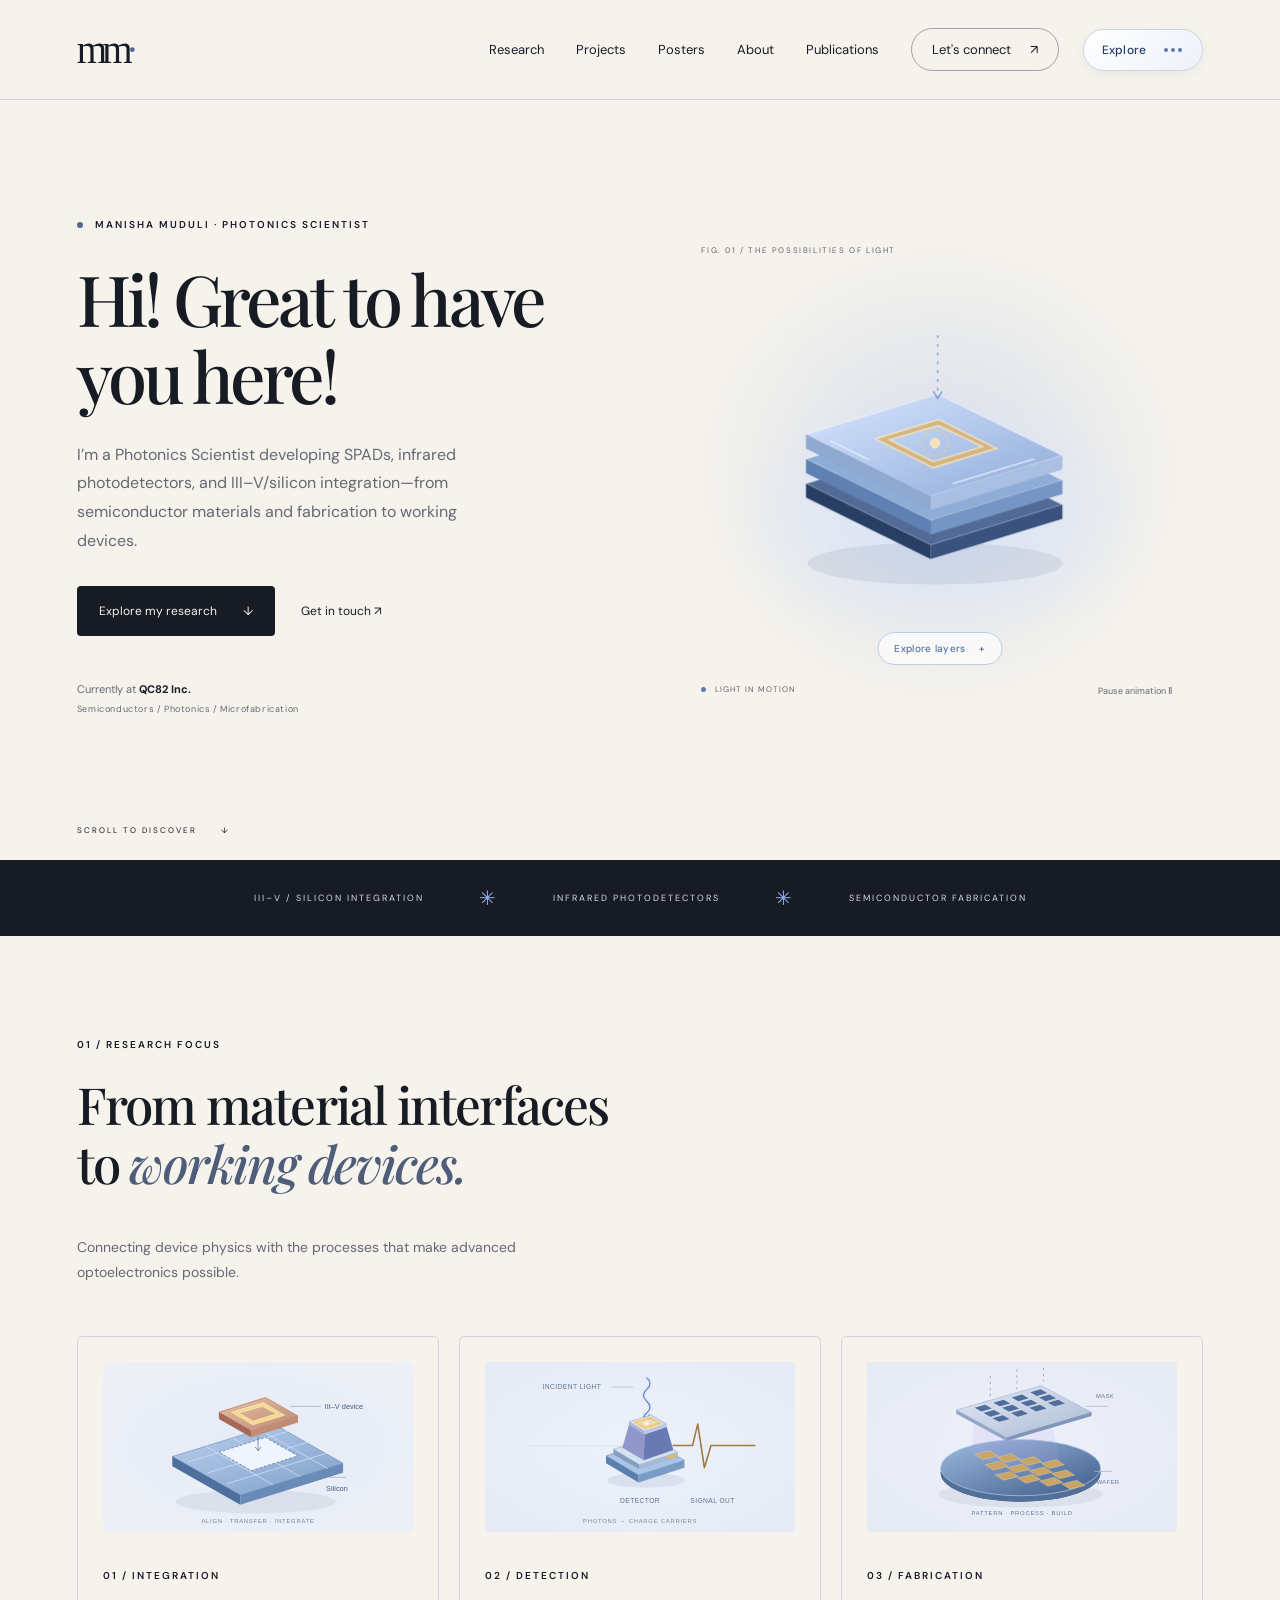
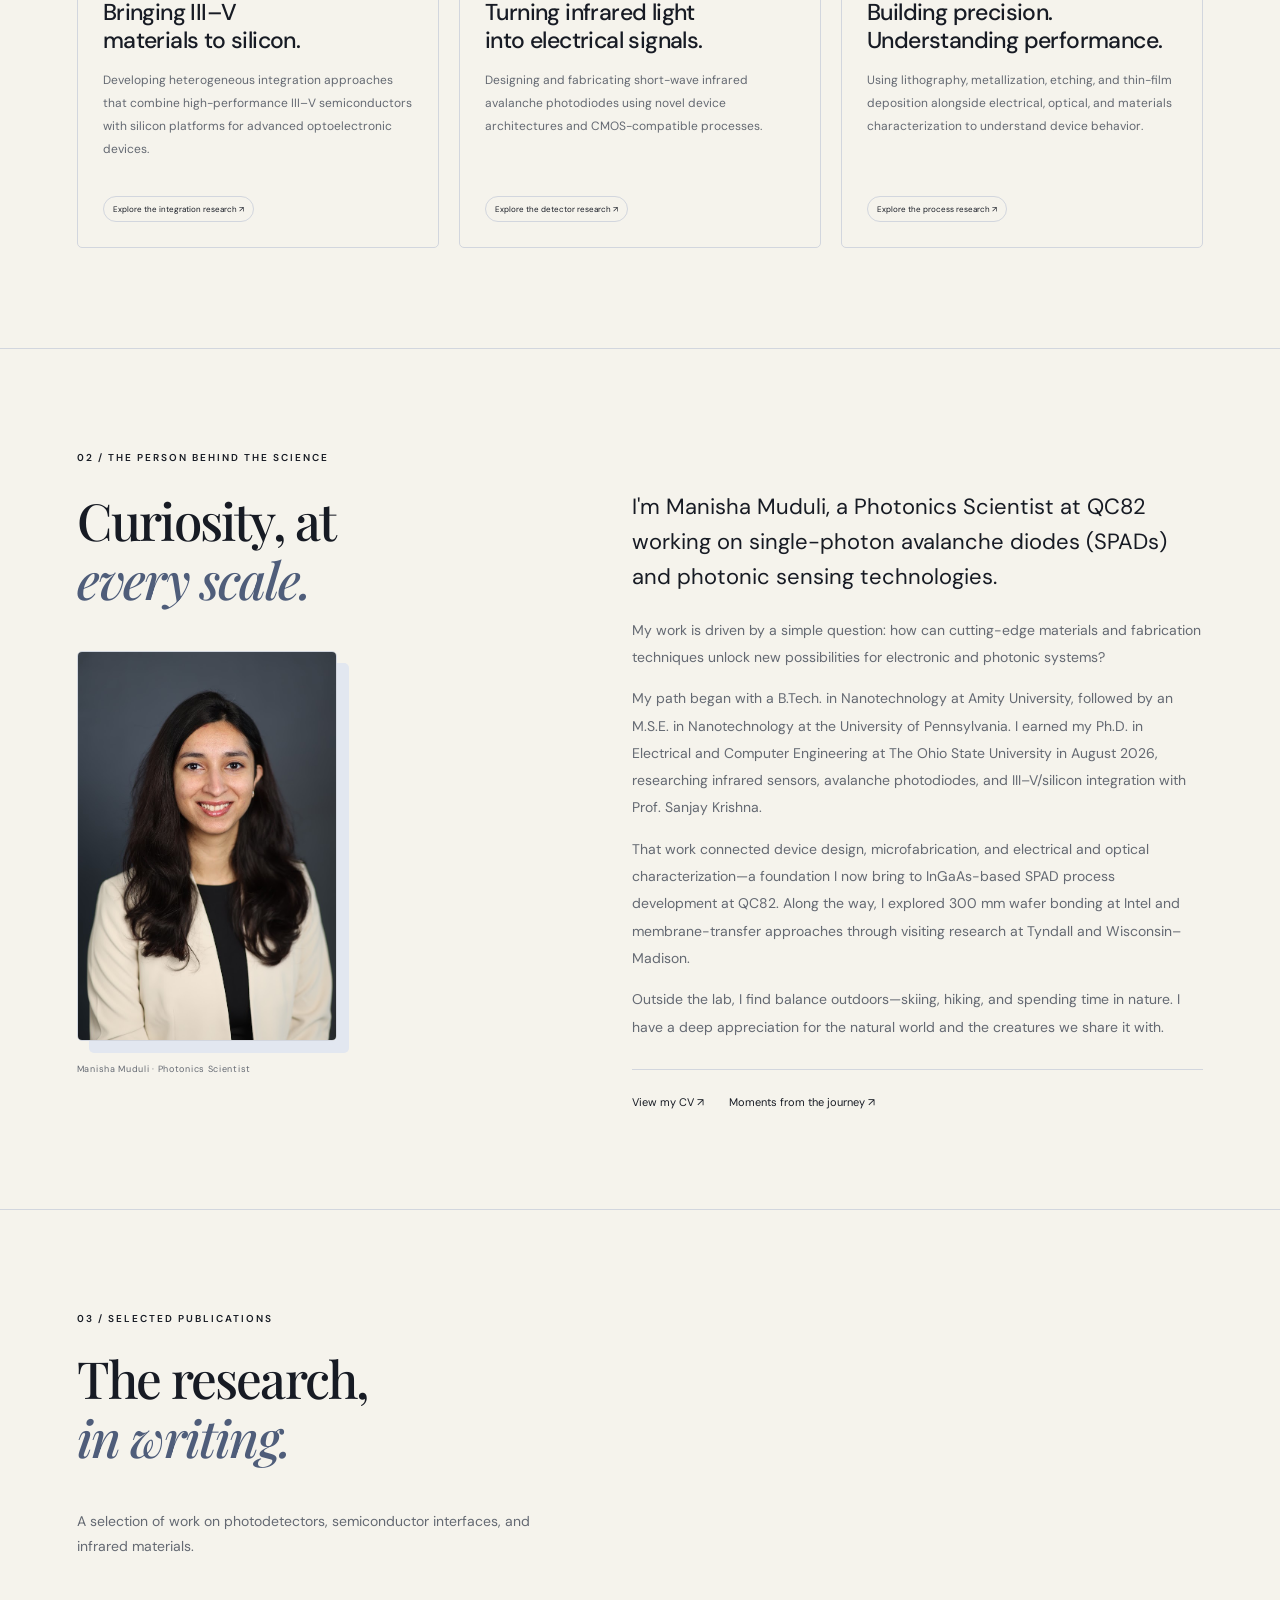
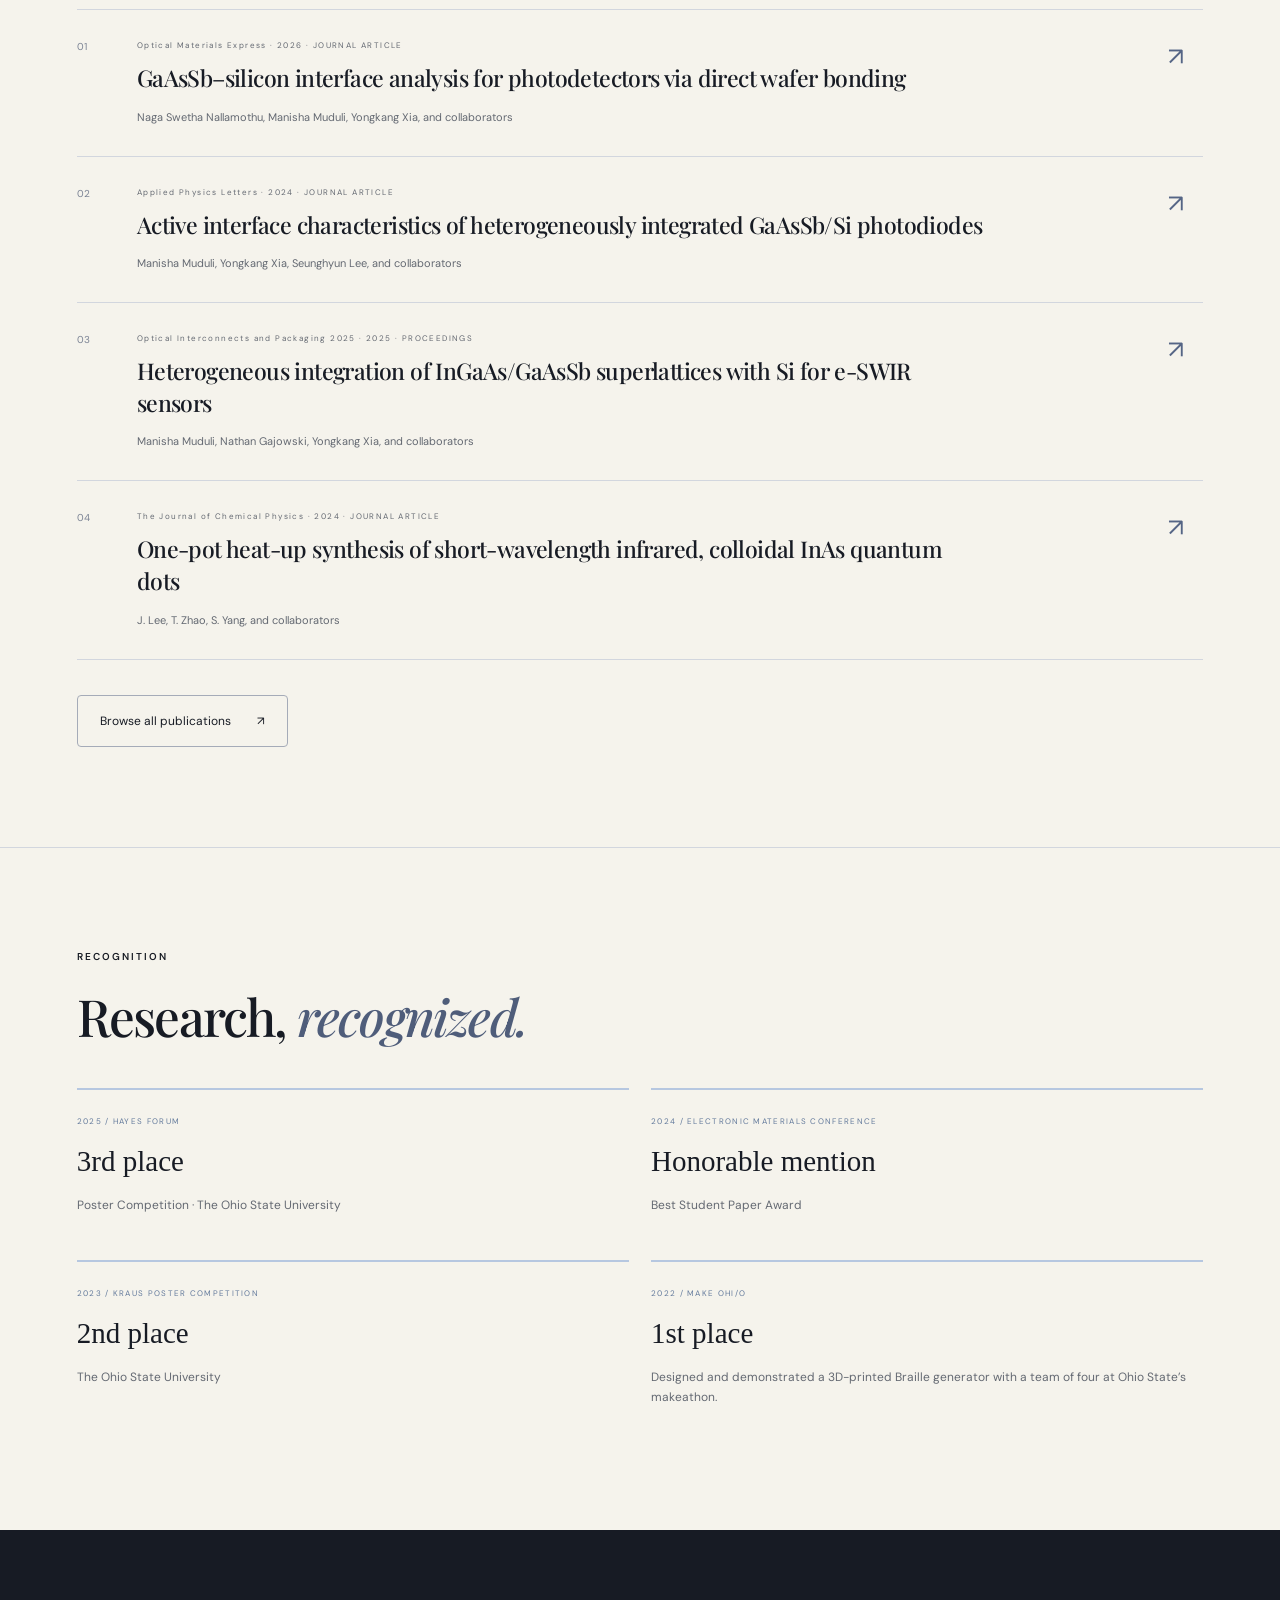
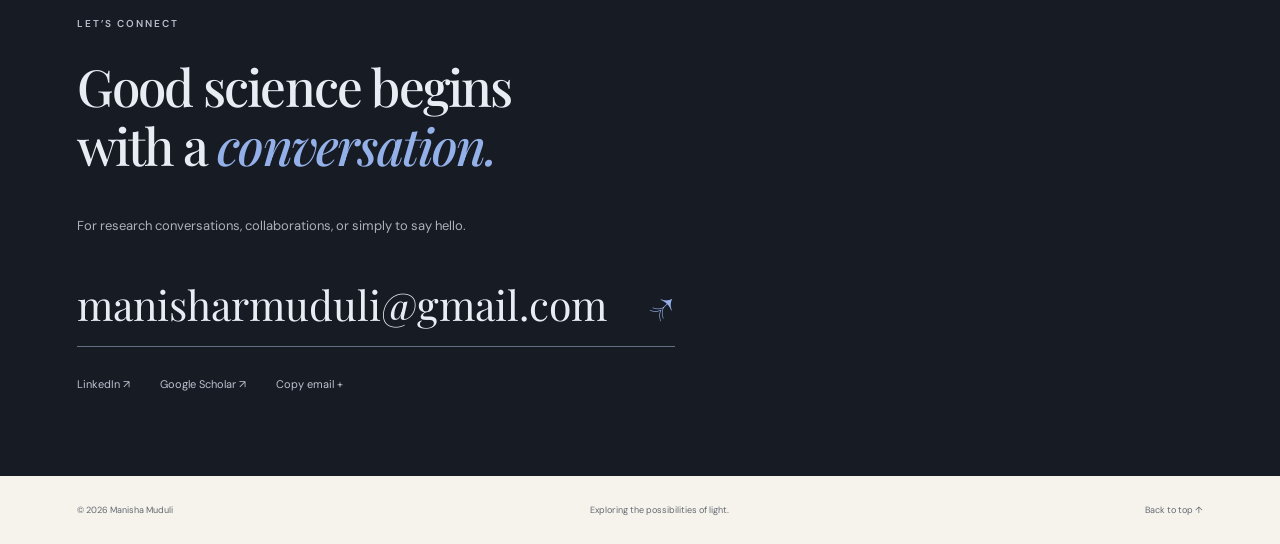
<file: docs/index.html>
<!doctype html>
<html lang="en"><head><meta charset="utf-8"><meta name="viewport" content="width=device-width, initial-scale=1"><meta name="description" content="Manisha Muduli, Photonics Scientist at QC82. SPADs, infrared photodetectors, III–V/silicon integration, research projects, publications, and CV."><meta name="theme-color" content="#101319"><title>Manisha Muduli — Photonics Scientist</title><link rel="stylesheet" href="style.css?v=portrait2"></head>
<body><a class="skip" href="#main">Skip to content</a><header><a class="brand" href="#">mm<span>·</span></a><nav aria-label="Main navigation"><a href="#research">Research</a><a href="projects.html">Projects</a><a href="posters.html">Posters</a><a href="#about">About</a><a href="publications.html">Publications</a><a class="nav-contact" href="#contact">Let's connect <span>↗</span></a></nav><details class="quick-menu"><summary aria-label="Open page navigation"><span>Explore</span> <span class="menu-dots" aria-hidden="true"><i></i><i></i><i></i></span></summary><div class="quick-menu-links"><a href="index.html">Home<span>↗</span></a><a href="index.html#about">About me<span>↗</span></a><a href="index.html#contact">Contact<span>↗</span></a><a href="cv.html">CV<span>↗</span></a><a href="journey.html">Journey<span>↗</span></a><a href="news.html">News<span>↗</span></a><a href="posters.html">Poster Presentations<span>↗</span></a><a href="projects.html">Projects<span>↗</span></a><a href="publications.html">Publications<span>↗</span></a><a href="index.html#research">Research<span>↗</span></a></div></details></header>
<main id="main"><section class="hero" id="top"><div class="hero-copy"><p class="eyebrow"><span class="status"></span> MANISHA MUDULI · PHOTONICS SCIENTIST</p><h1>Hi! Great to have you here!</h1><p class="intro">I’m a Photonics Scientist developing SPADs, infrared photodetectors, and III–V/silicon integration—from semiconductor materials and fabrication to working devices.</p><div class="actions"><a class="button" href="#research">Explore my research <span>↓</span></a><a class="text-link" href="mailto:manisharmuduli@gmail.com">Get in touch ↗</a></div><p class="hero-note">Currently at <strong>QC82 Inc.</strong><span>Semiconductors / Photonics / Microfabrication</span></p></div><div class="visual"><svg id="photon" class="device-concept abstract-device" viewBox="0 0 600 500" role="img" aria-labelledby="device-title device-desc"><title id="device-title">Interactive layered photonic device concept</title><desc id="device-desc">Three conceptual roles: light-absorbing material, integration interface, and silicon platform. This is not a literal device cross-section. Move the pointer to tilt it or use Explore layers to reveal labels.</desc><defs><radialGradient id="abstract-halo"><stop stop-color="#dbe5fa"/><stop offset="1" stop-color="#dbe5fa" stop-opacity="0"/></radialGradient><linearGradient id="abstract-top" x2="1" y2="1"><stop stop-color="#d9e6ff"/><stop offset="1" stop-color="#8eabd9"/></linearGradient></defs><ellipse cx="300" cy="300" rx="240" ry="150" fill="url(#abstract-halo)"/><ellipse class="abstract-shadow" cx="295" cy="353" rx="145" ry="24" fill="#2c416a" opacity=".09"/><g class="device-object"><g class="abstract-base"><path d="M148 262 l150-46 142 70 -150 46Z" fill="#526b96" stroke="#ffffff99"/><path d="M148 262 v16 l142 70 v-16Z" fill="#283e65"/><path d="M290 332 l150-46 v16 l-150 46Z" fill="#3a527e"/></g><g class="abstract-middle"><path d="M148 234 l150-46 142 70 -150 46Z" fill="#8eacd6" stroke="#ffffff99"/><path d="M148 234 v16 l142 70 v-16Z" fill="#5e80b2"/><path d="M290 304 l150-46 v16 l-150 46Z" fill="#7596c4"/></g><g class="abstract-upper"><path d="M148 206 l150-46 142 70 -150 46Z" fill="url(#abstract-top)" stroke="#ffffff99"/><path d="M148 206 v16 l142 70 v-16Z" fill="#8fa9d1"/><path d="M290 276 l150-46 v16 l-150 46Z" fill="#aac0e3"/><path d="M227 211 l72-22 66 33 -72 22Z M243 212 l50 25 56-17 -50-24Z" fill="#d4b685" fill-rule="evenodd" stroke="#f6e4c3" stroke-width="1.5"/><path class="abstract-track" d="M175 213 l45 22 m95 27 93-28" fill="none" stroke="#e4edfc" stroke-width="1.5"/><circle class="abstract-spark" cx="295" cy="216" r="6" fill="#f5e3bc"/><circle class="abstract-ring" cx="295" cy="216" r="15" fill="none" stroke="#e9cb93"/></g><g class="abstract-light" fill="none" stroke="#7499d2" stroke-width="1.5"><path d="M298 93 v72" stroke-dasharray="3 7"/><path d="M293 157 l5 8 5-8"/></g></g><g class="device-layer-labels" font-family="Arial,sans-serif" fill="#435b82"><g stroke="#8fa6c9" stroke-width=".8" fill="none"><path d="M405 174 H462 V160 H575"/><path d="M419 250 H466 V241 H575"/><path d="M421 312 H466 V322 H575"/></g><text x="470" y="151" font-size="11">Absorber</text><text x="470" y="175" font-size="8" fill="#74849c">Light → carriers</text><text x="470" y="232" font-size="11">Interface</text><text x="470" y="256" font-size="8" fill="#74849c">Material integration</text><text x="470" y="313" font-size="11">Silicon platform</text><text x="470" y="337" font-size="8" fill="#74849c">Device foundation</text><text x="300" y="403" text-anchor="middle" font-size="8" fill="#74849c">Three conceptual roles · not a literal device stack</text></g></svg><button class="device-explore" id="device-explore" aria-pressed="false">Explore layers <span aria-hidden="true">+</span></button><div class="visual-top">FIG. 01 / THE POSSIBILITIES OF LIGHT</div><div class="visual-bottom"><span><i></i> LIGHT IN MOTION</span><button id="motion" aria-pressed="false">Pause animation Ⅱ</button></div></div><a href="#research" class="scroll-note">SCROLL TO DISCOVER <span>↓</span></a></section>
<div class="discipline"><span>III–V / SILICON INTEGRATION</span><b>✳</b><span>INFRARED PHOTODETECTORS</span><b>✳</b><span>SEMICONDUCTOR FABRICATION</span></div>
<section id="research" class="section"><div class="section-heading"><p class="eyebrow">01 / RESEARCH FOCUS</p><h2>From material interfaces<br>to <em>working devices.</em></h2><p>Connecting device physics with the processes that make advanced optoelectronics possible.</p></div><div class="research-grid"><article class="research-card"><div class="diagram integration-figure"><svg viewBox="0 0 360 230" role="img" aria-labelledby="integration-title"><title id="integration-title">A III–V device aligned for integration onto a silicon platform</title><defs><linearGradient id="int-base" x2="1" y2="1"><stop stop-color="#bad0ed"/><stop offset="1" stop-color="#7f9fca"/></linearGradient><linearGradient id="int-chip" x2="1" y2="1"><stop stop-color="#e5c2a4"/><stop offset="1" stop-color="#bf8973"/></linearGradient></defs><ellipse cx="177" cy="189" rx="108" ry="16" fill="#314969" opacity=".08"/><g stroke-linejoin="round"><path d="M64 128 l139-43 92 52 -139 43Z" fill="url(#int-base)" stroke="#7898c1"/><path d="M64 128 v13 l92 52 v-13Z" fill="#4e709f"/><path d="M156 180 l139-43 v13 l-139 43Z" fill="#688bb8"/><g fill="none" stroke="#d6e3f6" stroke-width="1"><path d="M86 135 l137-42 M112 150 l137-42 M137 165 l137-42 M109 114 l91 52 M146 103 l91 52 M183 92 l91 52"/></g><path d="M127 122 l63-20 44 25 -63 20Z" fill="#f0f5fd" stroke="#456c9e" stroke-dasharray="3 3"/><g class="integration-chip"><path d="M127 68 l63-20 44 25 -63 20Z" fill="url(#int-chip)" stroke="#b5816b"/><path d="M127 68 v9 l44 25 v-9Z" fill="#a76857"/><path d="M171 93 l63-20 v9 l-63 20Z" fill="#c28b73"/><path d="M144 68 l43-13 29 17 -43 13Z M154 69 l19 11 32-10 -19-10Z" fill="#f6d990" fill-rule="evenodd" stroke="#fff0c3" stroke-width=".8"/></g><path class="integration-guide" d="M180 100 v20 m-4-5 4 5 4-5" fill="none" stroke="#6c82a5" stroke-width="1.2"/></g><g font-family="Arial,sans-serif" font-size="10" fill="#435c80"><path d="M223 60 h42" fill="none" stroke="#9baac0"/><text x="270" y="64">III–V device</text><path d="M277 156 h22" fill="none" stroke="#9baac0"/><text x="272" y="174">Silicon</text></g><text x="180" y="218" text-anchor="middle" font-family="Arial,sans-serif" font-size="8" letter-spacing="1" fill="#72829a">ALIGN · TRANSFER · INTEGRATE</text></svg></div><p class="eyebrow">01 / INTEGRATION</p><h3>Bringing III–V<br>materials to silicon.</h3><p>Developing heterogeneous integration approaches that combine high-performance III–V semiconductors with silicon platforms for advanced optoelectronic devices.</p><a class="tag research-link" href="projects.html#iii-v-integration">Explore the integration research ↗</a></article><article class="research-card"><div class="diagram detection-figure"><svg viewBox="0 0 360 230" role="img" aria-labelledby="detect-title detect-desc"><title id="detect-title">Light converted into an electrical signal</title><desc id="detect-desc">Light falls vertically onto the top opening of a tapered mesa photodetector on a layered semiconductor base with a gold ring contact. Electrical pulses travel outward. Conceptual animation.</desc><defs><linearGradient id="detect-body" x2="1" y2="1"><stop stop-color="#b9cff1"/><stop offset="1" stop-color="#6d8fbf"/></linearGradient><clipPath id="light-window"><rect x="169" y="21" width="40" height="58"/></clipPath><clipPath id="signal-window"><rect x="224" y="55" width="112" height="115"/></clipPath></defs><g stroke="#b8c8de" stroke-width=".6" opacity=".45"><path d="M24 113 H337"/><path d="M24 72 H337 M24 154 H337" stroke-dasharray="2 7"/></g><g clip-path="url(#light-window)"><g class="top-incident-wave" fill="none" stroke="#688bc6" stroke-width="1.7"><path d="M189-59 q-9 8 0 16 t0 16 t0 16 t0 16 t0 16 t0 16 t0 16 t0 16 t0 16"/><path d="M189-59 q-9 8 0 16 t0 16 t0 16 t0 16 t0 16 t0 16 t0 16 t0 16 t0 16" stroke-width="6" opacity=".08"/></g></g><path d="M185 70 l4 7 4-7" fill="none" stroke="#7d99c8" stroke-width="1.2"/><g class="detector-mesa" stroke-linejoin="round"><ellipse cx="188" cy="160" rx="53" ry="10" fill="#304b77" opacity=".09"/><path d="M134 127 l62-20 44 26 -62 20Z" fill="#a9c5e5" stroke="#85a4ca"/><path d="M134 127 v10 l44 26 v-10Z" fill="#5c80ad"/><path d="M178 153 l62-20 v10 l-62 20Z" fill="#789cc6"/><path d="M144 118 l52-16 35 20 -52 17Z" fill="#d4e1f1" stroke="#a7bbd5"/><path d="M144 118 v7 l35 20 v-6Z" fill="#869ebd"/><path d="M179 139 l52-17 v7 l-52 16Z" fill="#a5bad6"/><path d="M165 85 l30-9 21 12 -30 10Z" fill="#b8b9e3" stroke="#959bc8"/><path class="mesa-sensitive-left" d="M165 85 l-9 31 29 17 1-35Z" fill="#9297ca"/><path class="mesa-sensitive-right" d="M186 98 l30-10 9 31 -40 14Z" fill="#687ab4"/><path d="M165 81 l30-9 21 12 -30 10Z" fill="#d5d9ef" stroke="#a6b3d5"/><path d="M165 81 v4 l21 13 v-4Z" fill="#a8b6d7"/><path d="M186 94 l30-10 v4 l-30 10Z" fill="#bec9e2"/><path d="M170 81 l24-7 16 10 -24 7Z M178 82 l8 5 16-5 -8-4Z" fill="#e2bb68" fill-rule="evenodd" stroke="#fff0bb" stroke-width=".7"/><path d="M215 128 l12-4 5 3 -12 4Z" fill="#e2bb68"/></g><g class="detector-flash"><ellipse cx="189" cy="83" rx="16" ry="7" fill="#f9dc9a" opacity=".45"/><circle cx="189" cy="83" r="3" fill="#fff5d8"/></g><g clip-path="url(#signal-window)"><path class="electrical-signal" d="M120 113 h34 l7-29 9 59 9-30 h72 l7-29 9 59 9-30 h72 l7-29 9 59 9-30 h40" fill="none" stroke-width="2.2" stroke-linejoin="round"/></g><g font-family="Arial,sans-serif" font-size="9" letter-spacing=".6" fill="#5b7194"><text x="48" y="37">INCIDENT LIGHT</text><path d="M141 34 h30" stroke="#9bacc5" stroke-width=".7" fill="none"/><text x="153" y="191">DETECTOR</text><text x="248" y="191">SIGNAL OUT</text></g><text x="180" y="218" text-anchor="middle" font-family="Arial,sans-serif" font-size="8" letter-spacing="1" fill="#7a89a0">PHOTONS → CHARGE CARRIERS</text></svg></div><p class="eyebrow">02 / DETECTION</p><h3>Turning infrared light<br>into electrical signals.</h3><p>Designing and fabricating short-wave infrared avalanche photodiodes using novel device architectures and CMOS-compatible processes.</p><a class="tag research-link" href="projects.html#apd-design">Explore the detector research ↗</a></article><article class="research-card"><div class="diagram fabrication-figure"><svg viewBox="0 0 360 230" role="img" aria-labelledby="fab-title fab-desc"><title id="fab-title">Patterning a wafer with photolithography</title><desc id="fab-desc">A patterned lithography mask above a silicon wafer, with downward exposure light and repeated device features. A conceptual fabrication illustration.</desc><defs><linearGradient id="fab-wafer" x2="1" y2="1"><stop stop-color="#9ebbe0"/><stop offset="1" stop-color="#3d5c8a"/></linearGradient><linearGradient id="fab-mask" x2="1" y2="1"><stop stop-color="#e1e8f4"/><stop offset="1" stop-color="#9eafcc"/></linearGradient></defs><ellipse cx="178" cy="179" rx="111" ry="18" fill="#263f65" opacity=".07"/><ellipse cx="178" cy="151" rx="108" ry="38" fill="#3e567a"/><path d="M70 143 v8 a108 38 0 0 0 216 0 v-8Z" fill="#526f98"/><ellipse cx="178" cy="143" rx="108" ry="38" fill="url(#fab-wafer)" stroke="#b1c7e6"/><g class="fab-exposure" fill="#bba6ed" opacity=".16"><path d="M115 80 l-3 47 86 26 0-44Z"/><path d="M153 67 l2 53 77 19 -10-49Z"/></g><g><path class="fab-die" style="animation-delay:0s" d="M116 125 l20-5 11 7 -20 5Z" fill="#c9a467" stroke="#f0dab6" stroke-width=".5"/><path class="fab-die" style="animation-delay:0.16s" d="M146 129 l20-5 11 7 -20 5Z" fill="#c9a467" stroke="#f0dab6" stroke-width=".5"/><path class="fab-die" style="animation-delay:0.32s" d="M176 133 l20-5 11 7 -20 5Z" fill="#c9a467" stroke="#f0dab6" stroke-width=".5"/><path class="fab-die" style="animation-delay:0.48s" d="M206 137 l20-5 11 7 -20 5Z" fill="#c9a467" stroke="#f0dab6" stroke-width=".5"/><path class="fab-die" style="animation-delay:0.16s" d="M130 139 l20-5 11 7 -20 5Z" fill="#c9a467" stroke="#f0dab6" stroke-width=".5"/><path class="fab-die" style="animation-delay:0.32s" d="M160 143 l20-5 11 7 -20 5Z" fill="#c9a467" stroke="#f0dab6" stroke-width=".5"/><path class="fab-die" style="animation-delay:0.48s" d="M190 147 l20-5 11 7 -20 5Z" fill="#c9a467" stroke="#f0dab6" stroke-width=".5"/><path class="fab-die" style="animation-delay:0.64s" d="M220 151 l20-5 11 7 -20 5Z" fill="#c9a467" stroke="#f0dab6" stroke-width=".5"/><path class="fab-die" style="animation-delay:0.32s" d="M144 153 l20-5 11 7 -20 5Z" fill="#c9a467" stroke="#f0dab6" stroke-width=".5"/><path class="fab-die" style="animation-delay:0.48s" d="M174 157 l20-5 11 7 -20 5Z" fill="#c9a467" stroke="#f0dab6" stroke-width=".5"/><path class="fab-die" style="animation-delay:0.64s" d="M204 161 l20-5 11 7 -20 5Z" fill="#c9a467" stroke="#f0dab6" stroke-width=".5"/><path class="fab-die" style="animation-delay:0.8s" d="M234 165 l20-5 11 7 -20 5Z" fill="#c9a467" stroke="#f0dab6" stroke-width=".5"/></g><g stroke-linejoin="round"><path d="M91 65 l115-33 68 36 -115 34Z" fill="url(#fab-mask)" fill-opacity=".8" stroke="#a8b9d3"/><path d="M91 65 v5 l68 37 v-5Z" fill="#93a6c4"/><path d="M159 102 l115-34 v5 l-115 34Z" fill="#7e96b8"/><g fill="#506d9c"><path d="M116 62 l14-4 9 5 -14 4Z"/><path d="M141 55 l14-4 9 5 -14 4Z"/><path d="M166 48 l14-4 9 5 -14 4Z"/><path d="M191 41 l14-4 9 5 -14 4Z"/><path d="M128 69 l14-4 9 5 -14 4Z"/><path d="M153 62 l14-4 9 5 -14 4Z"/><path d="M178 55 l14-4 9 5 -14 4Z"/><path d="M203 48 l14-4 9 5 -14 4Z"/><path d="M140 76 l14-4 9 5 -14 4Z"/><path d="M165 69 l14-4 9 5 -14 4Z"/><path d="M190 62 l14-4 9 5 -14 4Z"/><path d="M215 55 l14-4 9 5 -14 4Z"/></g></g><g class="fab-rays" fill="none" stroke="#a58ad2" stroke-width="1.1" stroke-dasharray="3 5"><path d="M137 19 v27 M173 10 v27 M209 8 v18"/></g><g font-family="Arial,sans-serif" font-size="8" fill="#617799" letter-spacing=".4"><path d="M266 60 h31" fill="none" stroke="#a7b5ca"/><text x="280" y="49">MASK</text><path d="M278 148 h24" fill="none" stroke="#a7b5ca"/><text x="281" y="165">WAFER</text><text x="180" y="207" text-anchor="middle" letter-spacing="1">PATTERN · PROCESS · BUILD</text></g></svg></div><p class="eyebrow">03 / FABRICATION</p><h3>Building precision.<br>Understanding performance.</h3><p>Using lithography, metallization, etching, and thin-film deposition alongside electrical, optical, and materials characterization to understand device behavior.</p><a class="tag research-link" href="projects.html#zinc-diffusion">Explore the process research ↗</a></article></div></section>
<section id="about" class="about section"><div><p class="eyebrow">02 / THE PERSON BEHIND THE SCIENCE</p><h2>Curiosity, at<br><em>every scale.</em></h2><figure class="about-portrait"><img src="assets/manisha-muduli.jpg" alt="Portrait of Manisha Muduli" width="689" height="1033" loading="lazy"><figcaption>Manisha Muduli · Photonics Scientist</figcaption></figure></div><div class="about-body"><p class="large-copy">I'm Manisha Muduli, a Photonics Scientist at QC82 working on single-photon avalanche diodes (SPADs) and photonic sensing technologies.</p><p>My work is driven by a simple question: how can cutting-edge materials and fabrication techniques unlock new possibilities for electronic and photonic systems?</p><p>My path began with a B.Tech. in Nanotechnology at Amity University, followed by an M.S.E. in Nanotechnology at the University of Pennsylvania. I earned my Ph.D. in Electrical and Computer Engineering at The Ohio State University in August 2026, researching infrared sensors, avalanche photodiodes, and III–V/silicon integration with Prof. Sanjay Krishna.</p><p>That work connected device design, microfabrication, and electrical and optical characterization—a foundation I now bring to InGaAs-based SPAD process development at QC82. Along the way, I explored 300 mm wafer bonding at Intel and membrane-transfer approaches through visiting research at Tyndall and Wisconsin–Madison.</p><p>Outside the lab, I find balance outdoors—skiing, hiking, and spending time in nature. I have a deep appreciation for the natural world and the creatures we share it with.</p><div class="about-links"><a href="cv.html">View my CV ↗</a><a href="journey.html">Moments from the journey ↗</a></div></div></section>
<section id="publications" class="section publications"><div class="section-heading"><p class="eyebrow">03 / SELECTED PUBLICATIONS</p><h2>The research,<br><em>in writing.</em></h2><p>A selection of work on photodetectors, semiconductor interfaces, and infrared materials.</p></div><div class="paper-list"><a class="paper" href="https://doi.org/10.1364/ome.578886" target="_blank" rel="noopener"><span class="paper-number">01</span><div><p>Optical Materials Express · 2026 · JOURNAL ARTICLE</p><h3>GaAsSb–silicon interface analysis for photodetectors via direct wafer bonding</h3><small>Naga Swetha Nallamothu, Manisha Muduli, Yongkang Xia, and collaborators</small></div><span class="arrow">↗</span></a><a class="paper" href="https://doi.org/10.1063/5.0230901" target="_blank" rel="noopener"><span class="paper-number">02</span><div><p>Applied Physics Letters · 2024 · JOURNAL ARTICLE</p><h3>Active interface characteristics of heterogeneously integrated GaAsSb/Si photodiodes</h3><small>Manisha Muduli, Yongkang Xia, Seunghyun Lee, and collaborators</small></div><span class="arrow">↗</span></a><a class="paper" href="https://doi.org/10.1117/12.3040717" target="_blank" rel="noopener"><span class="paper-number">03</span><div><p>Optical Interconnects and Packaging 2025 · 2025 · PROCEEDINGS</p><h3>Heterogeneous integration of InGaAs/GaAsSb superlattices with Si for e-SWIR sensors</h3><small>Manisha Muduli, Nathan Gajowski, Yongkang Xia, and collaborators</small></div><span class="arrow">↗</span></a><a class="paper" href="https://doi.org/10.1063/5.0187162" target="_blank" rel="noopener"><span class="paper-number">04</span><div><p>The Journal of Chemical Physics · 2024 · JOURNAL ARTICLE</p><h3>One-pot heat-up synthesis of short-wavelength infrared, colloidal InAs quantum dots</h3><small>J. Lee, T. Zhao, S. Yang, and collaborators</small></div><span class="arrow">↗</span></a></div><a class="button outline" href="publications.html">Browse all publications <span>↗</span></a></section>
<section id="recognition" class="section recognition"><div class="section-heading"><p class="eyebrow">RECOGNITION</p><h2>Research, <em>recognized.</em></h2></div><div class="recognition-grid"><a href="posters.html"><span>2025 / HAYES FORUM</span><strong>3rd place</strong><p>Poster Competition · The Ohio State University</p></a><a href="cv.html#awards"><span>2024 / ELECTRONIC MATERIALS CONFERENCE</span><strong>Honorable mention</strong><p>Best Student Paper Award</p></a><a href="posters.html"><span>2023 / KRAUS POSTER COMPETITION</span><strong>2nd place</strong><p>The Ohio State University</p></a><a href="cv.html#awards"><span>2022 / MAKE OHI/O</span><strong>1st place</strong><p>Designed and demonstrated a 3D-printed Braille generator with a team of four at Ohio State’s makeathon.</p></a></div></section><section id="contact" class="contact section"><p class="eyebrow">LET’S CONNECT</p><h2>Good science begins<br>with a <em>conversation.</em></h2><p>For research conversations, collaborations, or simply to say hello.</p><a class="email" href="mailto:manisharmuduli@gmail.com">manisharmuduli@gmail.com <span>↗</span></a><div class="contact-links"><a href="https://www.linkedin.com/in/manisha-r-muduli/" target="_blank" rel="noopener">LinkedIn ↗</a><a href="https://scholar.google.com/citations?user=A17pXQsAAAAJ&hl=en&oi=ao" target="_blank" rel="noopener">Google Scholar ↗</a><button id="copy">Copy email +</button></div></section></main><footer><span>© <span id="year">2026</span> Manisha Muduli</span><span>Exploring the possibilities of light.</span><a href="#top">Back to top ↑</a></footer><script src="script.js?v=portrait2"></script><script src="navigation.js"></script></body></html>
</file>
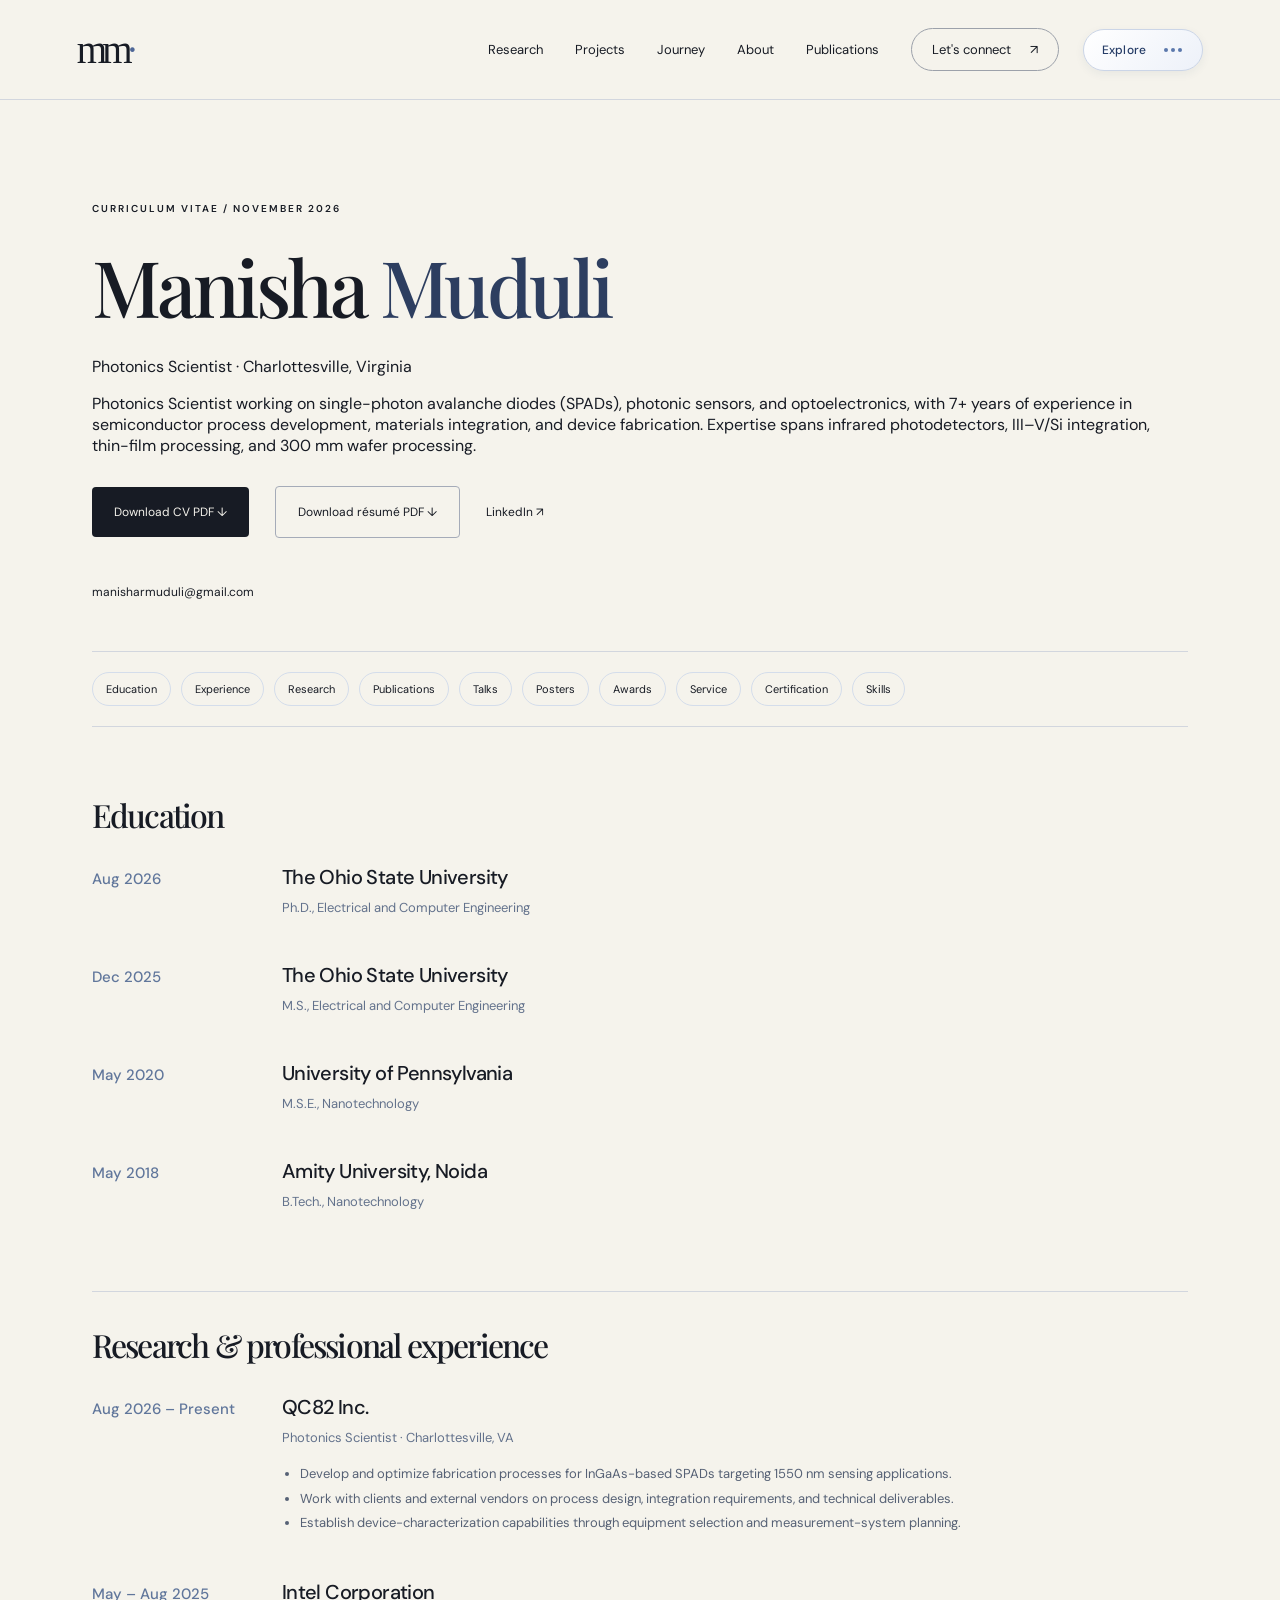
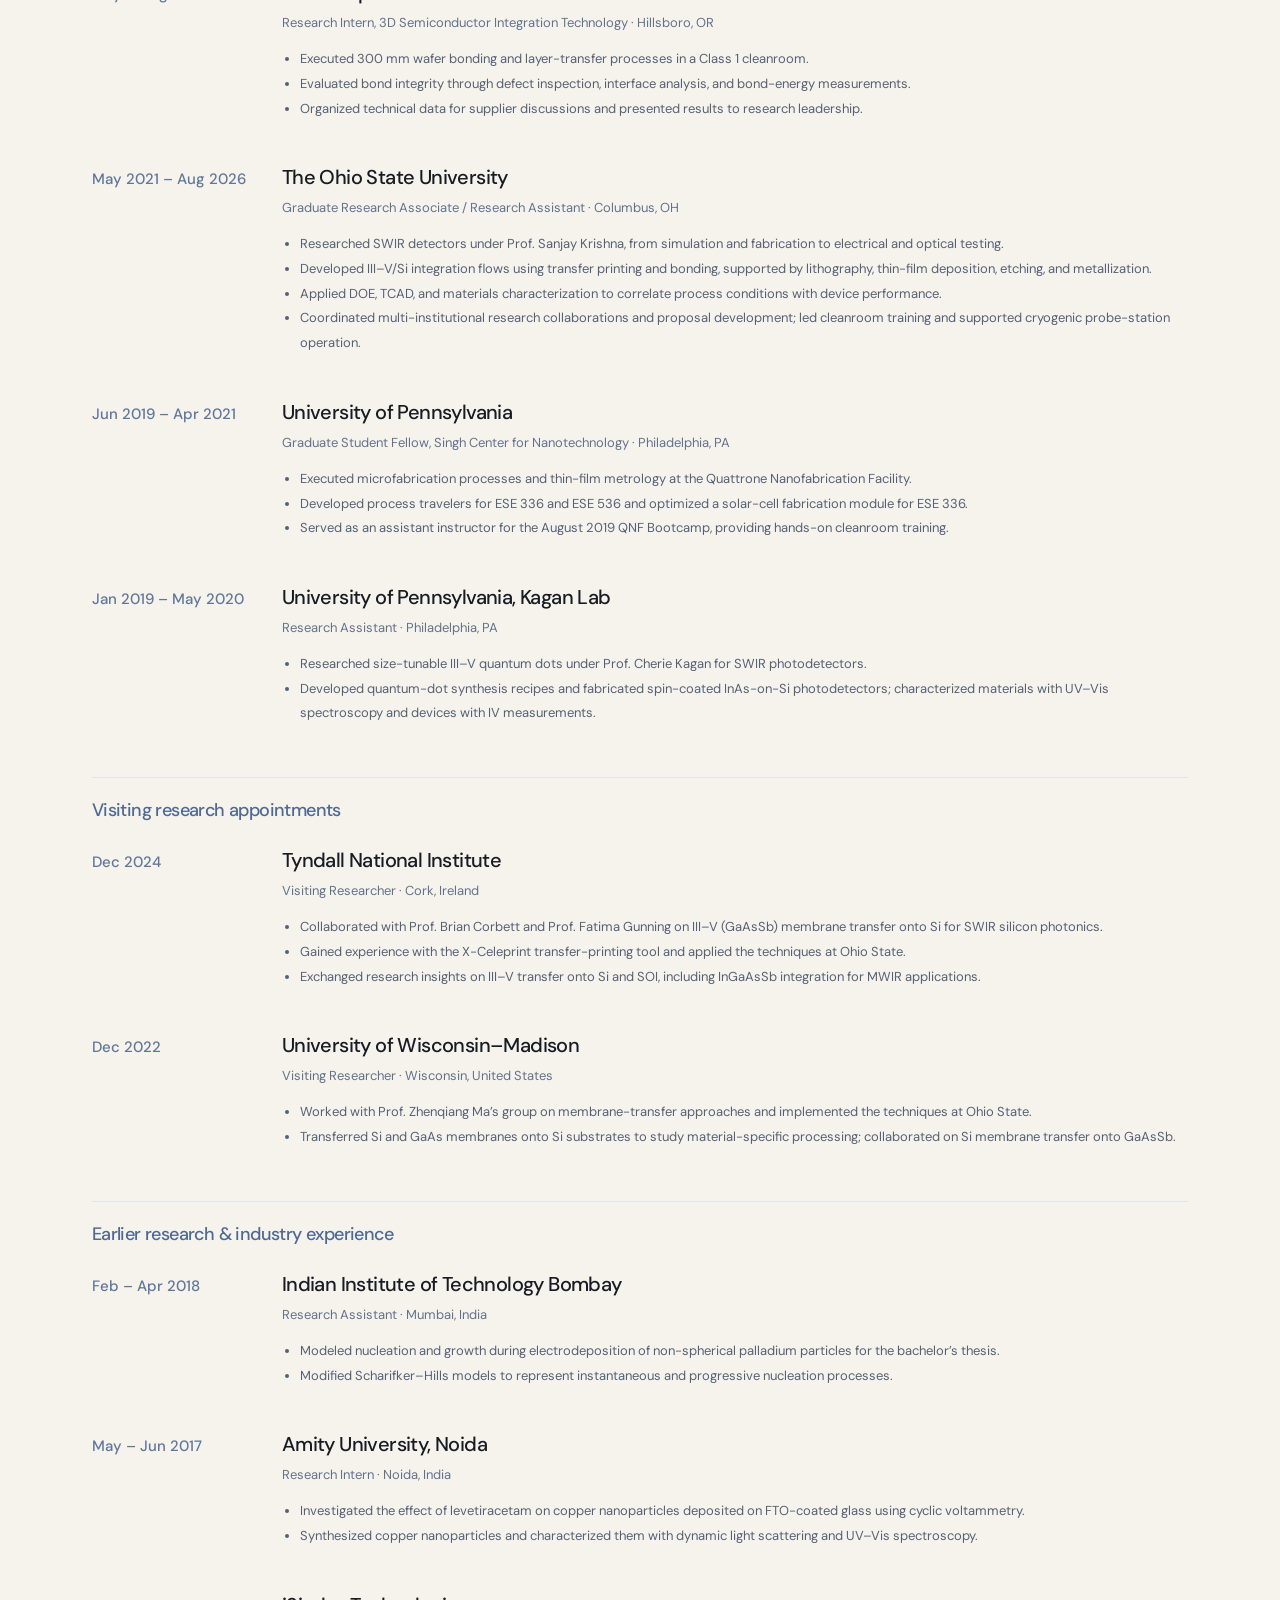
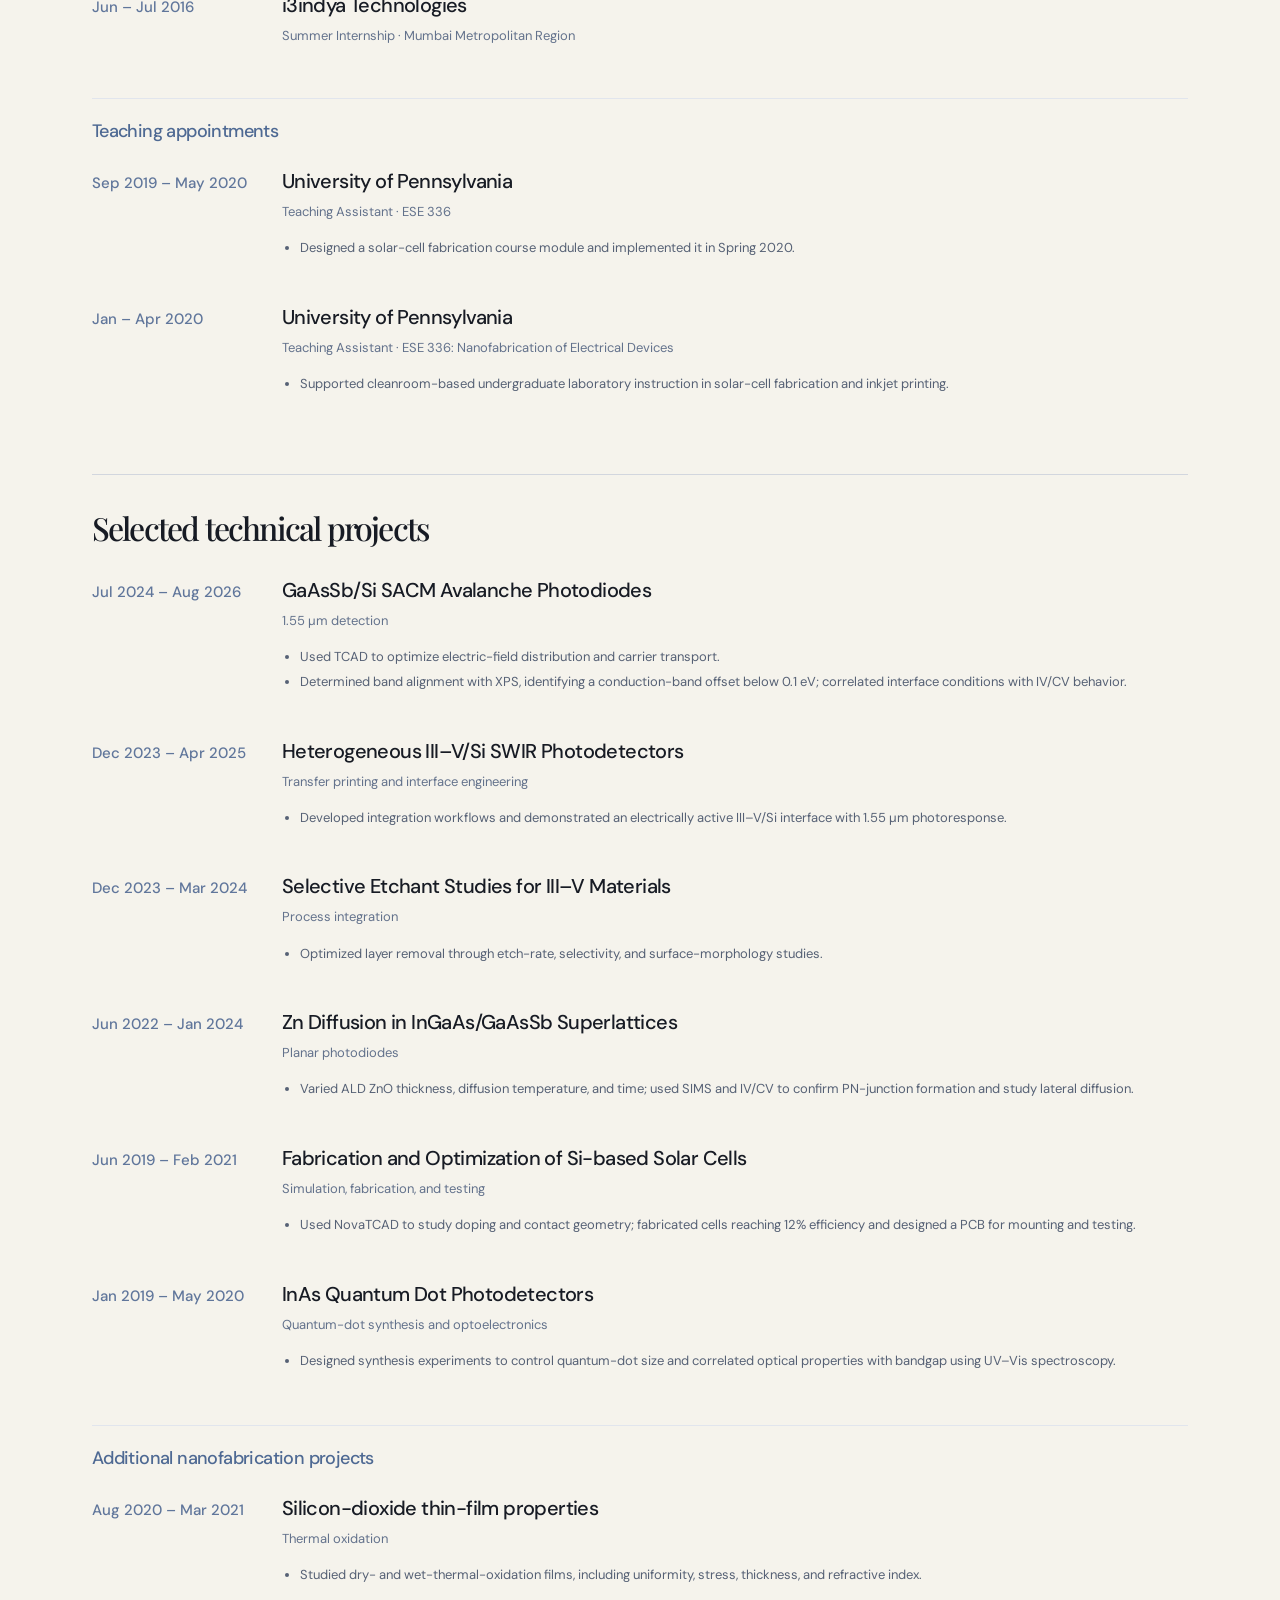
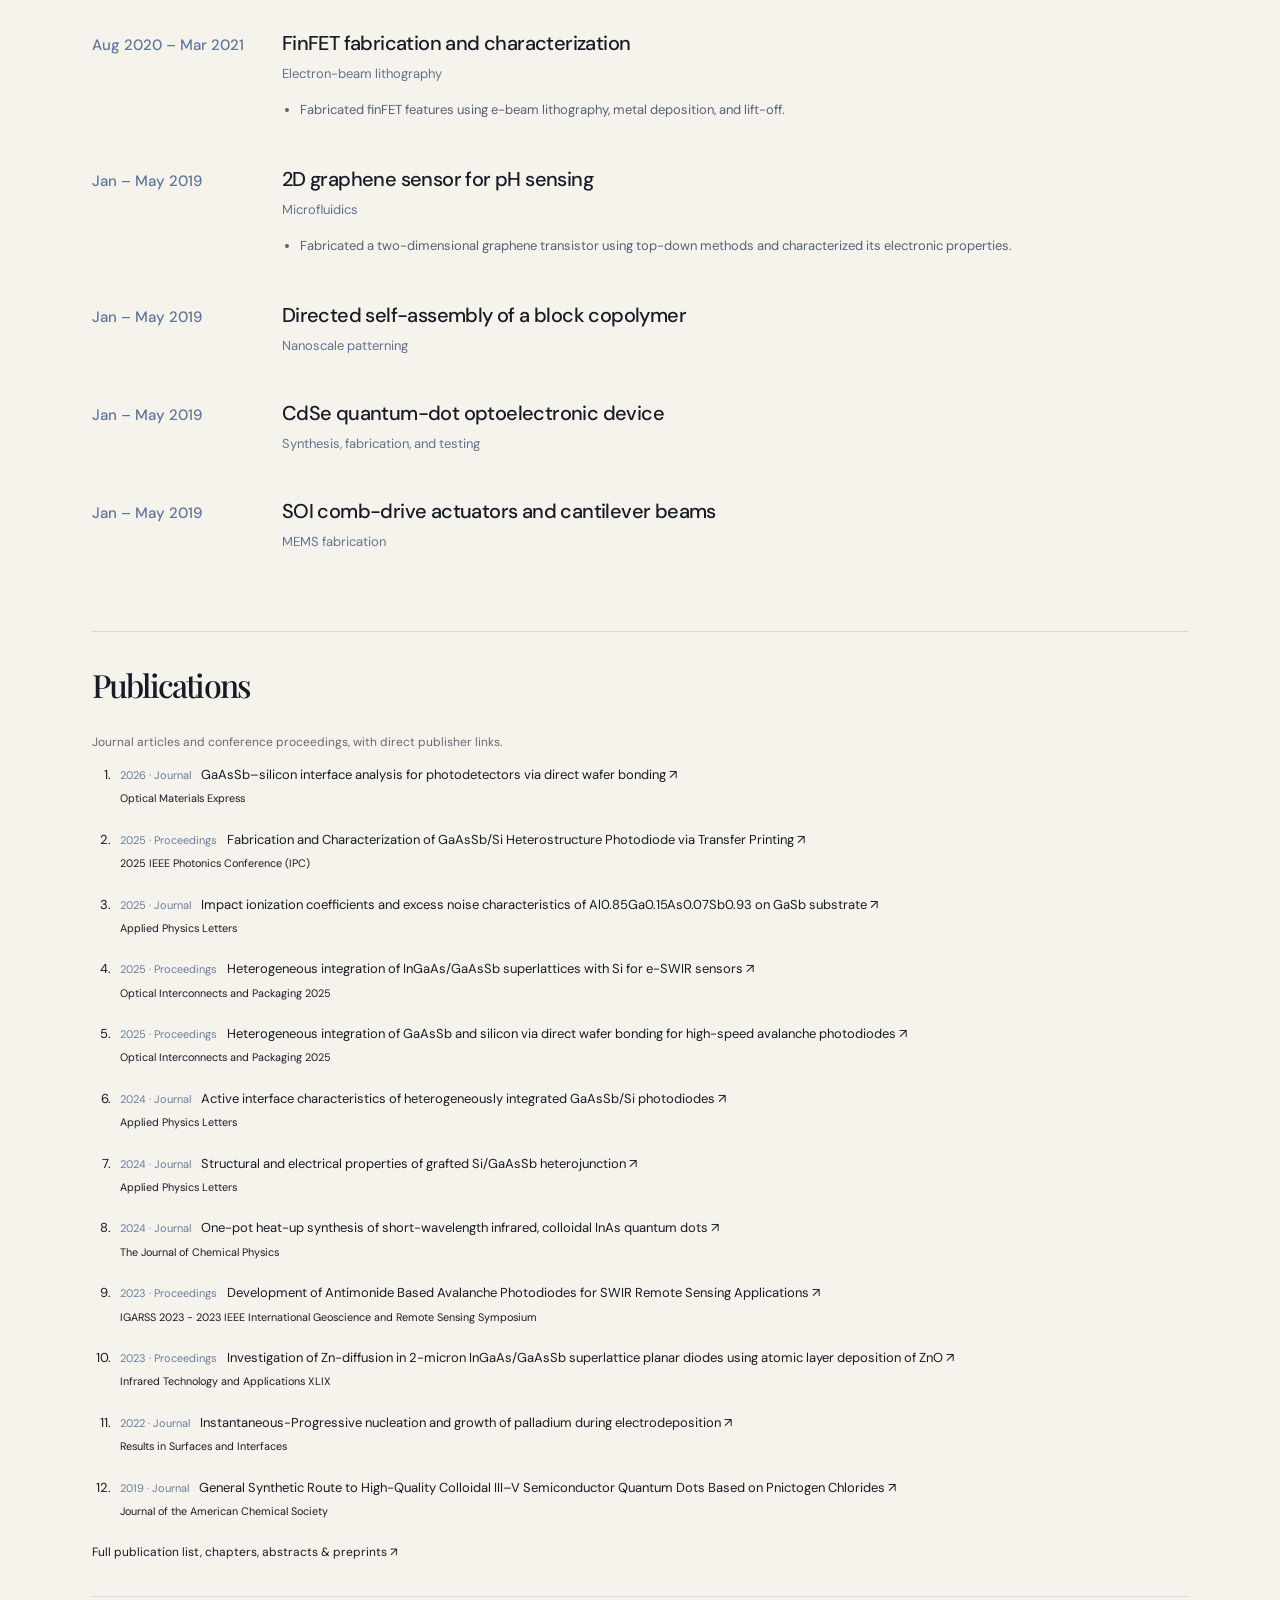
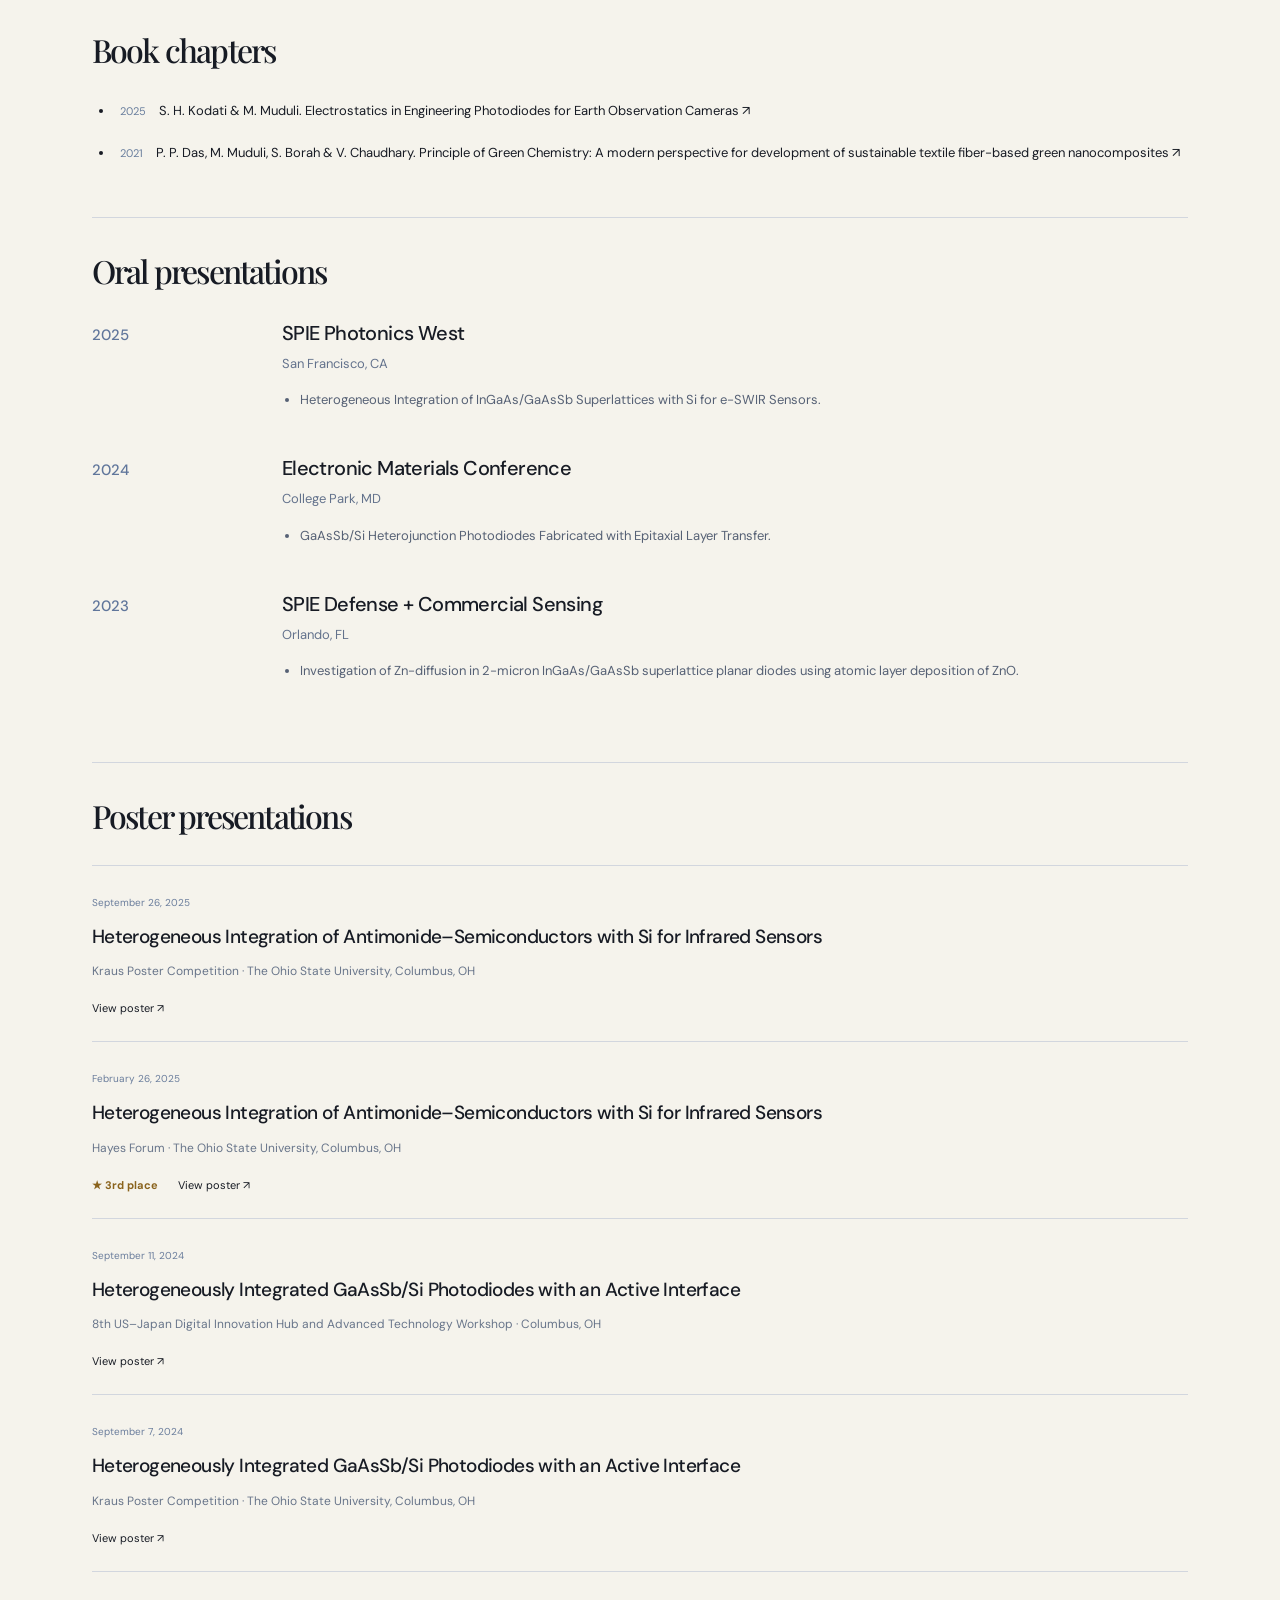
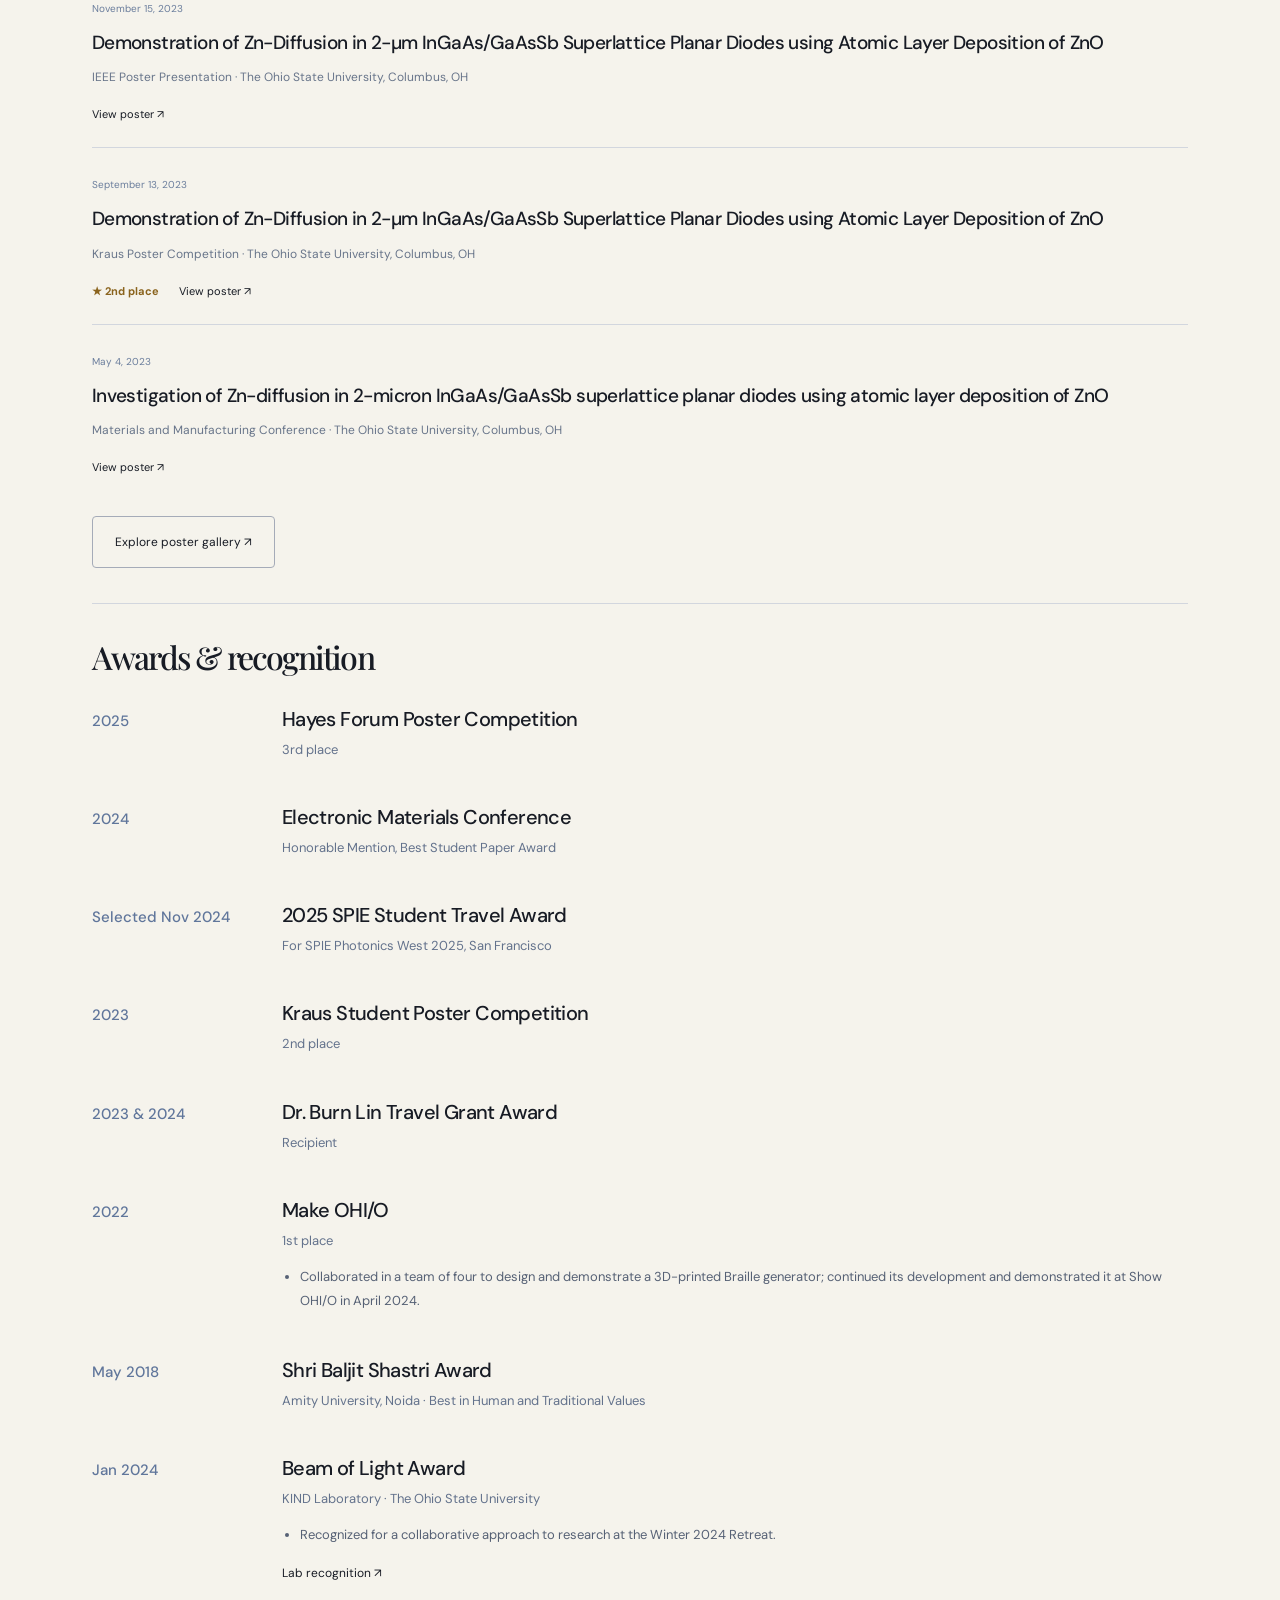
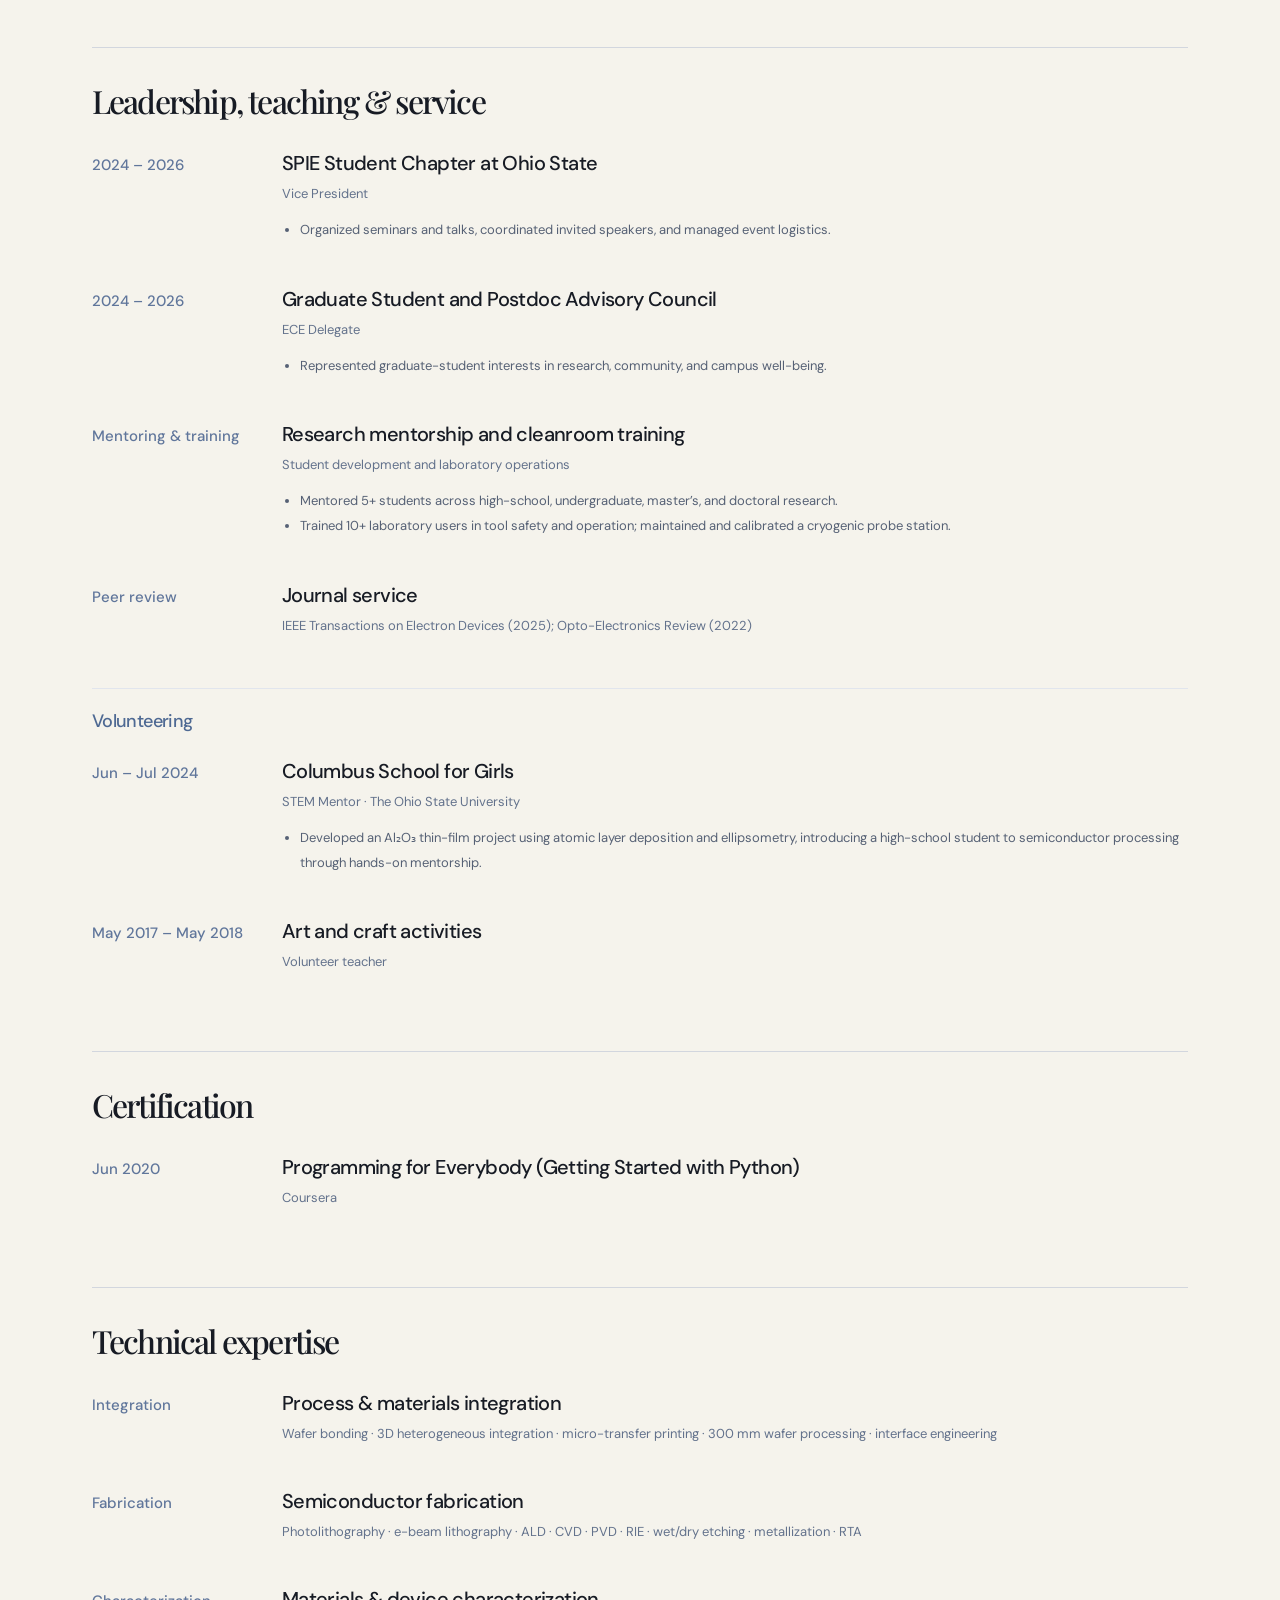
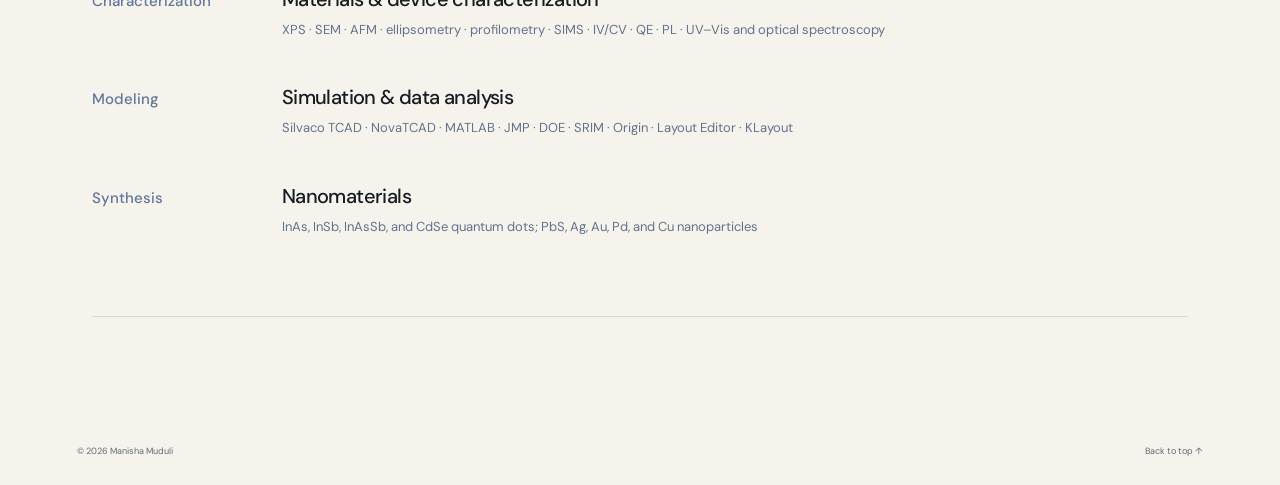
<file: docs/cv.html>
<!doctype html>
<html lang="en"><head><meta charset="utf-8"><meta name="viewport" content="width=device-width, initial-scale=1"><meta name="description" content="Curriculum vitae of Manisha Muduli: photonics research, semiconductor fabrication, education, publications, presentations, awards, and service."><meta name="theme-color" content="#101319"><title>CV — Manisha Muduli</title><link rel="stylesheet" href="style.css?v=20261110-cv"></head>
<body><a class="skip" href="index.html#main">Skip to content</a><header><a class="brand" href="index.html#">mm<span>·</span></a><nav aria-label="Main navigation"><a href="index.html#research">Research</a><a href="projects.html">Projects</a><a href="journey.html">Journey</a><a href="index.html#about">About</a><a href="publications.html">Publications</a><a class="nav-contact" href="index.html#contact">Let's connect <span>↗</span></a></nav><details class="quick-menu"><summary aria-label="Open page navigation"><span>Explore</span> <span class="menu-dots" aria-hidden="true"><i></i><i></i><i></i></span></summary><div class="quick-menu-links"><a href="index.html">Home<span>↗</span></a><a href="index.html#about">About me<span>↗</span></a><a href="index.html#contact">Contact<span>↗</span></a><a href="cv.html">CV<span>↗</span></a><a href="journey.html">Journey<span>↗</span></a><a href="news.html">News<span>↗</span></a><a href="posters.html">Poster Presentations<span>↗</span></a><a href="projects.html">Projects<span>↗</span></a><a href="publications.html">Publications<span>↗</span></a><a href="index.html#research">Research<span>↗</span></a></div></details></header>
<main id="main"><section class="section cv-page"><div class="section-heading"><p class="eyebrow">CURRICULUM VITAE / NOVEMBER 2026</p><h1 class="cv-name">Manisha <span class="cv-surname">Muduli</span></h1><p>Photonics Scientist · Charlottesville, Virginia</p><p>Photonics Scientist working on single-photon avalanche diodes (SPADs), photonic sensors, and optoelectronics, with 7+ years of experience in semiconductor process development, materials integration, and device fabrication. Expertise spans infrared photodetectors, III–V/Si integration, thin-film processing, and 300 mm wafer processing.</p><div class="actions"><a class="button" href="assets/manisha-muduli-cv.pdf" download>Download CV PDF ↓</a><a class="button outline" href="assets/manisha-muduli-resume-oct2026.pdf" download>Download résumé PDF ↓</a><a class="text-link" href="https://www.linkedin.com/in/manisha-r-muduli/" target="_blank" rel="noopener">LinkedIn ↗</a></div><a class="text-link" href="mailto:manisharmuduli@gmail.com">manisharmuduli@gmail.com</a></div><nav class="cv-index" aria-label="CV sections"><a href="#education">Education</a><a href="#experience">Experience</a><a href="#research-projects">Research</a><a href="#cv-publications">Publications</a><a href="#presentations">Talks</a><a href="#cv-posters">Posters</a><a href="#awards">Awards</a><a href="#service">Service</a><a href="#certifications">Certification</a><a href="#skills">Skills</a></nav><section id="education" class="cv-section"><h2>Education</h2><article class="cv-entry"><div class="cv-meta">Aug 2026</div><div><h3>The Ohio State University</h3><p class="cv-role">Ph.D., Electrical and Computer Engineering</p><ul></ul></div></article><article class="cv-entry"><div class="cv-meta">Dec 2025</div><div><h3>The Ohio State University</h3><p class="cv-role">M.S., Electrical and Computer Engineering</p><ul></ul></div></article><article class="cv-entry"><div class="cv-meta">May 2020</div><div><h3>University of Pennsylvania</h3><p class="cv-role">M.S.E., Nanotechnology</p><ul></ul></div></article><article class="cv-entry"><div class="cv-meta">May 2018</div><div><h3>Amity University, Noida</h3><p class="cv-role">B.Tech., Nanotechnology</p><ul></ul></div></article></section><section id="experience" class="cv-section"><h2>Research & professional experience</h2><article class="cv-entry"><div class="cv-meta">Aug 2026 – Present</div><div><h3>QC82 Inc.</h3><p class="cv-role">Photonics Scientist · Charlottesville, VA</p><ul><li>Develop and optimize fabrication processes for InGaAs-based SPADs targeting 1550 nm sensing applications.</li><li>Work with clients and external vendors on process design, integration requirements, and technical deliverables.</li><li>Establish device-characterization capabilities through equipment selection and measurement-system planning.</li></ul></div></article><article class="cv-entry"><div class="cv-meta">May – Aug 2025</div><div><h3>Intel Corporation</h3><p class="cv-role">Research Intern, 3D Semiconductor Integration Technology · Hillsboro, OR</p><ul><li>Executed 300 mm wafer bonding and layer-transfer processes in a Class 1 cleanroom.</li><li>Evaluated bond integrity through defect inspection, interface analysis, and bond-energy measurements.</li><li>Organized technical data for supplier discussions and presented results to research leadership.</li></ul></div></article><article class="cv-entry"><div class="cv-meta">May 2021 – Aug 2026</div><div><h3>The Ohio State University</h3><p class="cv-role">Graduate Research Associate / Research Assistant · Columbus, OH</p><ul><li>Researched SWIR detectors under Prof. Sanjay Krishna, from simulation and fabrication to electrical and optical testing.</li><li>Developed III–V/Si integration flows using transfer printing and bonding, supported by lithography, thin-film deposition, etching, and metallization.</li><li>Applied DOE, TCAD, and materials characterization to correlate process conditions with device performance.</li><li>Coordinated multi-institutional research collaborations and proposal development; led cleanroom training and supported cryogenic probe-station operation.</li></ul></div></article><article class="cv-entry"><div class="cv-meta">Jun 2019 – Apr 2021</div><div><h3>University of Pennsylvania</h3><p class="cv-role">Graduate Student Fellow, Singh Center for Nanotechnology · Philadelphia, PA</p><ul><li>Executed microfabrication processes and thin-film metrology at the Quattrone Nanofabrication Facility.</li><li>Developed process travelers for ESE 336 and ESE 536 and optimized a solar-cell fabrication module for ESE 336.</li><li>Served as an assistant instructor for the August 2019 QNF Bootcamp, providing hands-on cleanroom training.</li></ul></div></article><article class="cv-entry"><div class="cv-meta">Jan 2019 – May 2020</div><div><h3>University of Pennsylvania, Kagan Lab</h3><p class="cv-role">Research Assistant · Philadelphia, PA</p><ul><li>Researched size-tunable III–V quantum dots under Prof. Cherie Kagan for SWIR photodetectors.</li><li>Developed quantum-dot synthesis recipes and fabricated spin-coated InAs-on-Si photodetectors; characterized materials with UV–Vis spectroscopy and devices with IV measurements.</li></ul></div></article><h3 class="cv-subheading">Visiting research appointments</h3><article class="cv-entry"><div class="cv-meta">Dec 2024</div><div><h3>Tyndall National Institute</h3><p class="cv-role">Visiting Researcher · Cork, Ireland</p><ul><li>Collaborated with Prof. Brian Corbett and Prof. Fatima Gunning on III–V (GaAsSb) membrane transfer onto Si for SWIR silicon photonics.</li><li>Gained experience with the X-Celeprint transfer-printing tool and applied the techniques at Ohio State.</li><li>Exchanged research insights on III–V transfer onto Si and SOI, including InGaAsSb integration for MWIR applications.</li></ul></div></article><article class="cv-entry"><div class="cv-meta">Dec 2022</div><div><h3>University of Wisconsin–Madison</h3><p class="cv-role">Visiting Researcher · Wisconsin, United States</p><ul><li>Worked with Prof. Zhenqiang Ma’s group on membrane-transfer approaches and implemented the techniques at Ohio State.</li><li>Transferred Si and GaAs membranes onto Si substrates to study material-specific processing; collaborated on Si membrane transfer onto GaAsSb.</li></ul></div></article><h3 class="cv-subheading">Earlier research & industry experience</h3><article class="cv-entry"><div class="cv-meta">Feb – Apr 2018</div><div><h3>Indian Institute of Technology Bombay</h3><p class="cv-role">Research Assistant · Mumbai, India</p><ul><li>Modeled nucleation and growth during electrodeposition of non-spherical palladium particles for the bachelor’s thesis.</li><li>Modified Scharifker–Hills models to represent instantaneous and progressive nucleation processes.</li></ul></div></article><article class="cv-entry"><div class="cv-meta">May – Jun 2017</div><div><h3>Amity University, Noida</h3><p class="cv-role">Research Intern · Noida, India</p><ul><li>Investigated the effect of levetiracetam on copper nanoparticles deposited on FTO-coated glass using cyclic voltammetry.</li><li>Synthesized copper nanoparticles and characterized them with dynamic light scattering and UV–Vis spectroscopy.</li></ul></div></article><article class="cv-entry"><div class="cv-meta">Jun – Jul 2016</div><div><h3>i3indya Technologies</h3><p class="cv-role">Summer Internship · Mumbai Metropolitan Region</p></div></article><h3 class="cv-subheading">Teaching appointments</h3><article class="cv-entry"><div class="cv-meta">Sep 2019 – May 2020</div><div><h3>University of Pennsylvania</h3><p class="cv-role">Teaching Assistant · ESE 336</p><ul><li>Designed a solar-cell fabrication course module and implemented it in Spring 2020.</li></ul></div></article><article class="cv-entry"><div class="cv-meta">Jan – Apr 2020</div><div><h3>University of Pennsylvania</h3><p class="cv-role">Teaching Assistant · ESE 336: Nanofabrication of Electrical Devices</p><ul><li>Supported cleanroom-based undergraduate laboratory instruction in solar-cell fabrication and inkjet printing.</li></ul></div></article></section><section id="research-projects" class="cv-section"><h2>Selected technical projects</h2><article class="cv-entry"><div class="cv-meta">Jul 2024 – Aug 2026</div><div><h3>GaAsSb/Si SACM Avalanche Photodiodes</h3><p class="cv-role">1.55 µm detection</p><ul><li>Used TCAD to optimize electric-field distribution and carrier transport.</li><li>Determined band alignment with XPS, identifying a conduction-band offset below 0.1 eV; correlated interface conditions with IV/CV behavior.</li></ul></div></article><article class="cv-entry"><div class="cv-meta">Dec 2023 – Apr 2025</div><div><h3>Heterogeneous III–V/Si SWIR Photodetectors</h3><p class="cv-role">Transfer printing and interface engineering</p><ul><li>Developed integration workflows and demonstrated an electrically active III–V/Si interface with 1.55 µm photoresponse.</li></ul></div></article><article class="cv-entry"><div class="cv-meta">Dec 2023 – Mar 2024</div><div><h3>Selective Etchant Studies for III–V Materials</h3><p class="cv-role">Process integration</p><ul><li>Optimized layer removal through etch-rate, selectivity, and surface-morphology studies.</li></ul></div></article><article class="cv-entry"><div class="cv-meta">Jun 2022 – Jan 2024</div><div><h3>Zn Diffusion in InGaAs/GaAsSb Superlattices</h3><p class="cv-role">Planar photodiodes</p><ul><li>Varied ALD ZnO thickness, diffusion temperature, and time; used SIMS and IV/CV to confirm PN-junction formation and study lateral diffusion.</li></ul></div></article><article class="cv-entry"><div class="cv-meta">Jun 2019 – Feb 2021</div><div><h3>Fabrication and Optimization of Si-based Solar Cells</h3><p class="cv-role">Simulation, fabrication, and testing</p><ul><li>Used NovaTCAD to study doping and contact geometry; fabricated cells reaching 12% efficiency and designed a PCB for mounting and testing.</li></ul></div></article><article class="cv-entry"><div class="cv-meta">Jan 2019 – May 2020</div><div><h3>InAs Quantum Dot Photodetectors</h3><p class="cv-role">Quantum-dot synthesis and optoelectronics</p><ul><li>Designed synthesis experiments to control quantum-dot size and correlated optical properties with bandgap using UV–Vis spectroscopy.</li></ul></div></article><h3 class="cv-subheading">Additional nanofabrication projects</h3><article class="cv-entry"><div class="cv-meta">Aug 2020 – Mar 2021</div><div><h3>Silicon-dioxide thin-film properties</h3><p class="cv-role">Thermal oxidation</p><ul><li>Studied dry- and wet-thermal-oxidation films, including uniformity, stress, thickness, and refractive index.</li></ul></div></article><article class="cv-entry"><div class="cv-meta">Aug 2020 – Mar 2021</div><div><h3>FinFET fabrication and characterization</h3><p class="cv-role">Electron-beam lithography</p><ul><li>Fabricated finFET features using e-beam lithography, metal deposition, and lift-off.</li></ul></div></article><article class="cv-entry"><div class="cv-meta">Jan – May 2019</div><div><h3>2D graphene sensor for pH sensing</h3><p class="cv-role">Microfluidics</p><ul><li>Fabricated a two-dimensional graphene transistor using top-down methods and characterized its electronic properties.</li></ul></div></article><article class="cv-entry"><div class="cv-meta">Jan – May 2019</div><div><h3>Directed self-assembly of a block copolymer</h3><p class="cv-role">Nanoscale patterning</p></div></article><article class="cv-entry"><div class="cv-meta">Jan – May 2019</div><div><h3>CdSe quantum-dot optoelectronic device</h3><p class="cv-role">Synthesis, fabrication, and testing</p></div></article><article class="cv-entry"><div class="cv-meta">Jan – May 2019</div><div><h3>SOI comb-drive actuators and cantilever beams</h3><p class="cv-role">MEMS fabrication</p></div></article></section><section id="cv-publications" class="cv-section"><h2>Publications</h2><p class="cv-note">Journal articles and conference proceedings, with direct publisher links.</p><ol class="cv-publications"><li><span>2026 · Journal</span><a href="https://doi.org/10.1364/ome.578886" target="_blank" rel="noopener">GaAsSb–silicon interface analysis for photodetectors via direct wafer bonding ↗</a><br><small>Optical Materials Express</small></li><li><span>2025 · Proceedings</span><a href="https://doi.org/10.1109/ipc65510.2025.11282307" target="_blank" rel="noopener">Fabrication and Characterization of GaAsSb/Si Heterostructure Photodiode via Transfer Printing ↗</a><br><small>2025 IEEE Photonics Conference (IPC)</small></li><li><span>2025 · Journal</span><a href="https://doi.org/10.1063/5.0258106" target="_blank" rel="noopener">Impact ionization coefficients and excess noise characteristics of Al0.85Ga0.15As0.07Sb0.93 on GaSb substrate ↗</a><br><small>Applied Physics Letters</small></li><li><span>2025 · Proceedings</span><a href="https://doi.org/10.1117/12.3040717" target="_blank" rel="noopener">Heterogeneous integration of InGaAs/GaAsSb superlattices with Si for e-SWIR sensors ↗</a><br><small>Optical Interconnects and Packaging 2025</small></li><li><span>2025 · Proceedings</span><a href="https://doi.org/10.1117/12.3042374" target="_blank" rel="noopener">Heterogeneous integration of GaAsSb and silicon via direct wafer bonding for high-speed avalanche photodiodes ↗</a><br><small>Optical Interconnects and Packaging 2025</small></li><li><span>2024 · Journal</span><a href="https://doi.org/10.1063/5.0230901" target="_blank" rel="noopener">Active interface characteristics of heterogeneously integrated GaAsSb/Si photodiodes ↗</a><br><small>Applied Physics Letters</small></li><li><span>2024 · Journal</span><a href="https://doi.org/10.1063/5.0225069" target="_blank" rel="noopener">Structural and electrical properties of grafted Si/GaAsSb heterojunction ↗</a><br><small>Applied Physics Letters</small></li><li><span>2024 · Journal</span><a href="https://doi.org/10.1063/5.0187162" target="_blank" rel="noopener">One-pot heat-up synthesis of short-wavelength infrared, colloidal InAs quantum dots ↗</a><br><small>The Journal of Chemical Physics</small></li><li><span>2023 · Proceedings</span><a href="https://doi.org/10.1109/igarss52108.2023.10283390" target="_blank" rel="noopener">Development of Antimonide Based Avalanche Photodiodes for SWIR Remote Sensing Applications ↗</a><br><small>IGARSS 2023 - 2023 IEEE International Geoscience and Remote Sensing Symposium</small></li><li><span>2023 · Proceedings</span><a href="https://doi.org/10.1117/12.2663602" target="_blank" rel="noopener">Investigation of Zn-diffusion in 2-micron InGaAs/GaAsSb superlattice planar diodes using atomic layer deposition of ZnO ↗</a><br><small>Infrared Technology and Applications XLIX</small></li><li><span>2022 · Journal</span><a href="https://doi.org/10.1016/j.rsurfi.2022.100044" target="_blank" rel="noopener">Instantaneous-Progressive nucleation and growth of palladium during electrodeposition ↗</a><br><small>Results in Surfaces and Interfaces</small></li><li><span>2019 · Journal</span><a href="https://doi.org/10.1021/jacs.9b06652" target="_blank" rel="noopener">General Synthetic Route to High-Quality Colloidal III–V Semiconductor Quantum Dots Based on Pnictogen Chlorides ↗</a><br><small>Journal of the American Chemical Society</small></li></ol><a class="text-link" href="publications.html">Full publication list, chapters, abstracts & preprints ↗</a></section><section id="chapters" class="cv-section"><h2>Book chapters</h2><ul class="cv-publications"><li><span>2025</span> S. H. Kodati & M. Muduli. <a href="https://doi.org/10.5772/intechopen.1009104" target="_blank" rel="noopener">Electrostatics in Engineering Photodiodes for Earth Observation Cameras ↗</a></li><li><span>2021</span> P. P. Das, M. Muduli, S. Borah & V. Chaudhary. <a href="https://doi.org/10.1016/B978-0-323-85204-3.00031-2" target="_blank" rel="noopener">Principle of Green Chemistry: A modern perspective for development of sustainable textile fiber-based green nanocomposites ↗</a></li></ul></section><section id="presentations" class="cv-section"><h2>Oral presentations</h2><article class="cv-entry"><div class="cv-meta">2025</div><div><h3>SPIE Photonics West</h3><p class="cv-role">San Francisco, CA</p><ul><li>Heterogeneous Integration of InGaAs/GaAsSb Superlattices with Si for e-SWIR Sensors.</li></ul></div></article><article class="cv-entry"><div class="cv-meta">2024</div><div><h3>Electronic Materials Conference</h3><p class="cv-role">College Park, MD</p><ul><li>GaAsSb/Si Heterojunction Photodiodes Fabricated with Epitaxial Layer Transfer.</li></ul></div></article><article class="cv-entry"><div class="cv-meta">2023</div><div><h3>SPIE Defense + Commercial Sensing</h3><p class="cv-role">Orlando, FL</p><ul><li>Investigation of Zn-diffusion in 2-micron InGaAs/GaAsSb superlattice planar diodes using atomic layer deposition of ZnO.</li></ul></div></article></section><section id="cv-posters" class="cv-section"><h2>Poster presentations</h2><ol class="cv-posters"><li><span>September 26, 2025</span><h3>Heterogeneous Integration of Antimonide–Semiconductors with Si for Infrared Sensors</h3><p>Kraus Poster Competition · The Ohio State University, Columbus, OH</p><a href="assets/posters/2025_0926.pdf" target="_blank" rel="noopener">View poster ↗</a></li><li><span>February 26, 2025</span><h3>Heterogeneous Integration of Antimonide–Semiconductors with Si for Infrared Sensors</h3><p>Hayes Forum · The Ohio State University, Columbus, OH</p><strong class="cv-award">★ 3rd place</strong><a href="assets/posters/2025_0226.pdf" target="_blank" rel="noopener">View poster ↗</a></li><li><span>September 11, 2024</span><h3>Heterogeneously Integrated GaAsSb/Si Photodiodes with an Active Interface</h3><p>8th US–Japan Digital Innovation Hub and Advanced Technology Workshop · Columbus, OH</p><a href="assets/posters/2024_0911.pdf" target="_blank" rel="noopener">View poster ↗</a></li><li><span>September 7, 2024</span><h3>Heterogeneously Integrated GaAsSb/Si Photodiodes with an Active Interface</h3><p>Kraus Poster Competition · The Ohio State University, Columbus, OH</p><a href="assets/posters/2024_0907.pdf" target="_blank" rel="noopener">View poster ↗</a></li><li><span>November 15, 2023</span><h3>Demonstration of Zn-Diffusion in 2-µm InGaAs/GaAsSb Superlattice Planar Diodes using Atomic Layer Deposition of ZnO</h3><p>IEEE Poster Presentation · The Ohio State University, Columbus, OH</p><a href="assets/posters/2023_1115.pdf" target="_blank" rel="noopener">View poster ↗</a></li><li><span>September 13, 2023</span><h3>Demonstration of Zn-Diffusion in 2-µm InGaAs/GaAsSb Superlattice Planar Diodes using Atomic Layer Deposition of ZnO</h3><p>Kraus Poster Competition · The Ohio State University, Columbus, OH</p><strong class="cv-award">★ 2nd place</strong><a href="assets/posters/2023_0913.pdf" target="_blank" rel="noopener">View poster ↗</a></li><li><span>May 4, 2023</span><h3>Investigation of Zn-diffusion in 2-micron InGaAs/GaAsSb superlattice planar diodes using atomic layer deposition of ZnO</h3><p>Materials and Manufacturing Conference · The Ohio State University, Columbus, OH</p><a href="assets/posters/2023_0504.pdf" target="_blank" rel="noopener">View poster ↗</a></li></ol><a class="button outline" href="posters.html">Explore poster gallery ↗</a></section><section id="awards" class="cv-section"><h2>Awards & recognition</h2><article class="cv-entry"><div class="cv-meta">2025</div><div><h3>Hayes Forum Poster Competition</h3><p class="cv-role">3rd place</p><ul></ul></div></article><article class="cv-entry"><div class="cv-meta">2024</div><div><h3>Electronic Materials Conference</h3><p class="cv-role">Honorable Mention, Best Student Paper Award</p><ul></ul></div></article><article class="cv-entry"><div class="cv-meta">Selected Nov 2024</div><div><h3>2025 SPIE Student Travel Award</h3><p class="cv-role">For SPIE Photonics West 2025, San Francisco</p><ul></ul></div></article><article class="cv-entry"><div class="cv-meta">2023</div><div><h3>Kraus Student Poster Competition</h3><p class="cv-role">2nd place</p><ul></ul></div></article><article class="cv-entry"><div class="cv-meta">2023 & 2024</div><div><h3>Dr. Burn Lin Travel Grant Award</h3><p class="cv-role">Recipient</p><ul></ul></div></article><article class="cv-entry"><div class="cv-meta">2022</div><div><h3>Make OHI/O</h3><p class="cv-role">1st place</p><ul><li>Collaborated in a team of four to design and demonstrate a 3D-printed Braille generator; continued its development and demonstrated it at Show OHI/O in April 2024.</li></ul><ul></ul></div></article><article class="cv-entry"><div class="cv-meta">May 2018</div><div><h3>Shri Baljit Shastri Award</h3><p class="cv-role">Amity University, Noida · Best in Human and Traditional Values</p></div></article><article class="cv-entry"><div class="cv-meta">Jan 2024</div><div><h3>Beam of Light Award</h3><p class="cv-role">KIND Laboratory · The Ohio State University</p><ul><li>Recognized for a collaborative approach to research at the Winter 2024 Retreat.</li></ul><a class="text-link" href="https://ece.osu.edu/krishna-infrared-detector-k.i.n.d.-laboratory" target="_blank" rel="noopener">Lab recognition ↗</a></div></article></section><section id="service" class="cv-section"><h2>Leadership, teaching & service</h2><article class="cv-entry"><div class="cv-meta">2024 – 2026</div><div><h3>SPIE Student Chapter at Ohio State</h3><p class="cv-role">Vice President</p><ul><li>Organized seminars and talks, coordinated invited speakers, and managed event logistics.</li></ul></div></article><article class="cv-entry"><div class="cv-meta">2024 – 2026</div><div><h3>Graduate Student and Postdoc Advisory Council</h3><p class="cv-role">ECE Delegate</p><ul><li>Represented graduate-student interests in research, community, and campus well-being.</li></ul></div></article><article class="cv-entry"><div class="cv-meta">Mentoring & training</div><div><h3>Research mentorship and cleanroom training</h3><p class="cv-role">Student development and laboratory operations</p><ul><li>Mentored 5+ students across high-school, undergraduate, master’s, and doctoral research.</li><li>Trained 10+ laboratory users in tool safety and operation; maintained and calibrated a cryogenic probe station.</li></ul></div></article><article class="cv-entry"><div class="cv-meta">Peer review</div><div><h3>Journal service</h3><p class="cv-role">IEEE Transactions on Electron Devices (2025); Opto-Electronics Review (2022)</p><ul></ul></div></article><h3 class="cv-subheading">Volunteering</h3><article class="cv-entry"><div class="cv-meta">Jun – Jul 2024</div><div><h3>Columbus School for Girls</h3><p class="cv-role">STEM Mentor · The Ohio State University</p><ul><li>Developed an Al₂O₃ thin-film project using atomic layer deposition and ellipsometry, introducing a high-school student to semiconductor processing through hands-on mentorship.</li></ul></div></article><article class="cv-entry"><div class="cv-meta">May 2017 – May 2018</div><div><h3>Art and craft activities</h3><p class="cv-role">Volunteer teacher</p></div></article></section><section id="certifications" class="cv-section"><h2>Certification</h2><article class="cv-entry"><div class="cv-meta">Jun 2020</div><div><h3>Programming for Everybody (Getting Started with Python)</h3><p class="cv-role">Coursera</p></div></article></section><section id="skills" class="cv-section"><h2>Technical expertise</h2><article class="cv-entry"><div class="cv-meta">Integration</div><div><h3>Process & materials integration</h3><p class="cv-role">Wafer bonding · 3D heterogeneous integration · micro-transfer printing · 300 mm wafer processing · interface engineering</p><ul></ul></div></article><article class="cv-entry"><div class="cv-meta">Fabrication</div><div><h3>Semiconductor fabrication</h3><p class="cv-role">Photolithography · e-beam lithography · ALD · CVD · PVD · RIE · wet/dry etching · metallization · RTA</p><ul></ul></div></article><article class="cv-entry"><div class="cv-meta">Characterization</div><div><h3>Materials & device characterization</h3><p class="cv-role">XPS · SEM · AFM · ellipsometry · profilometry · SIMS · IV/CV · QE · PL · UV–Vis and optical spectroscopy</p><ul></ul></div></article><article class="cv-entry"><div class="cv-meta">Modeling</div><div><h3>Simulation & data analysis</h3><p class="cv-role">Silvaco TCAD · NovaTCAD · MATLAB · JMP · DOE · SRIM · Origin · Layout Editor · KLayout</p><ul></ul></div></article><article class="cv-entry"><div class="cv-meta">Synthesis</div><div><h3>Nanomaterials</h3><p class="cv-role">InAs, InSb, InAsSb, and CdSe quantum dots; PbS, Ag, Au, Pd, and Cu nanoparticles</p><ul></ul></div></article></section></section></main><footer><span>© 2026 Manisha Muduli</span><a href="#main">Back to top ↑</a></footer><script src="navigation.js"></script></body></html>
</file>
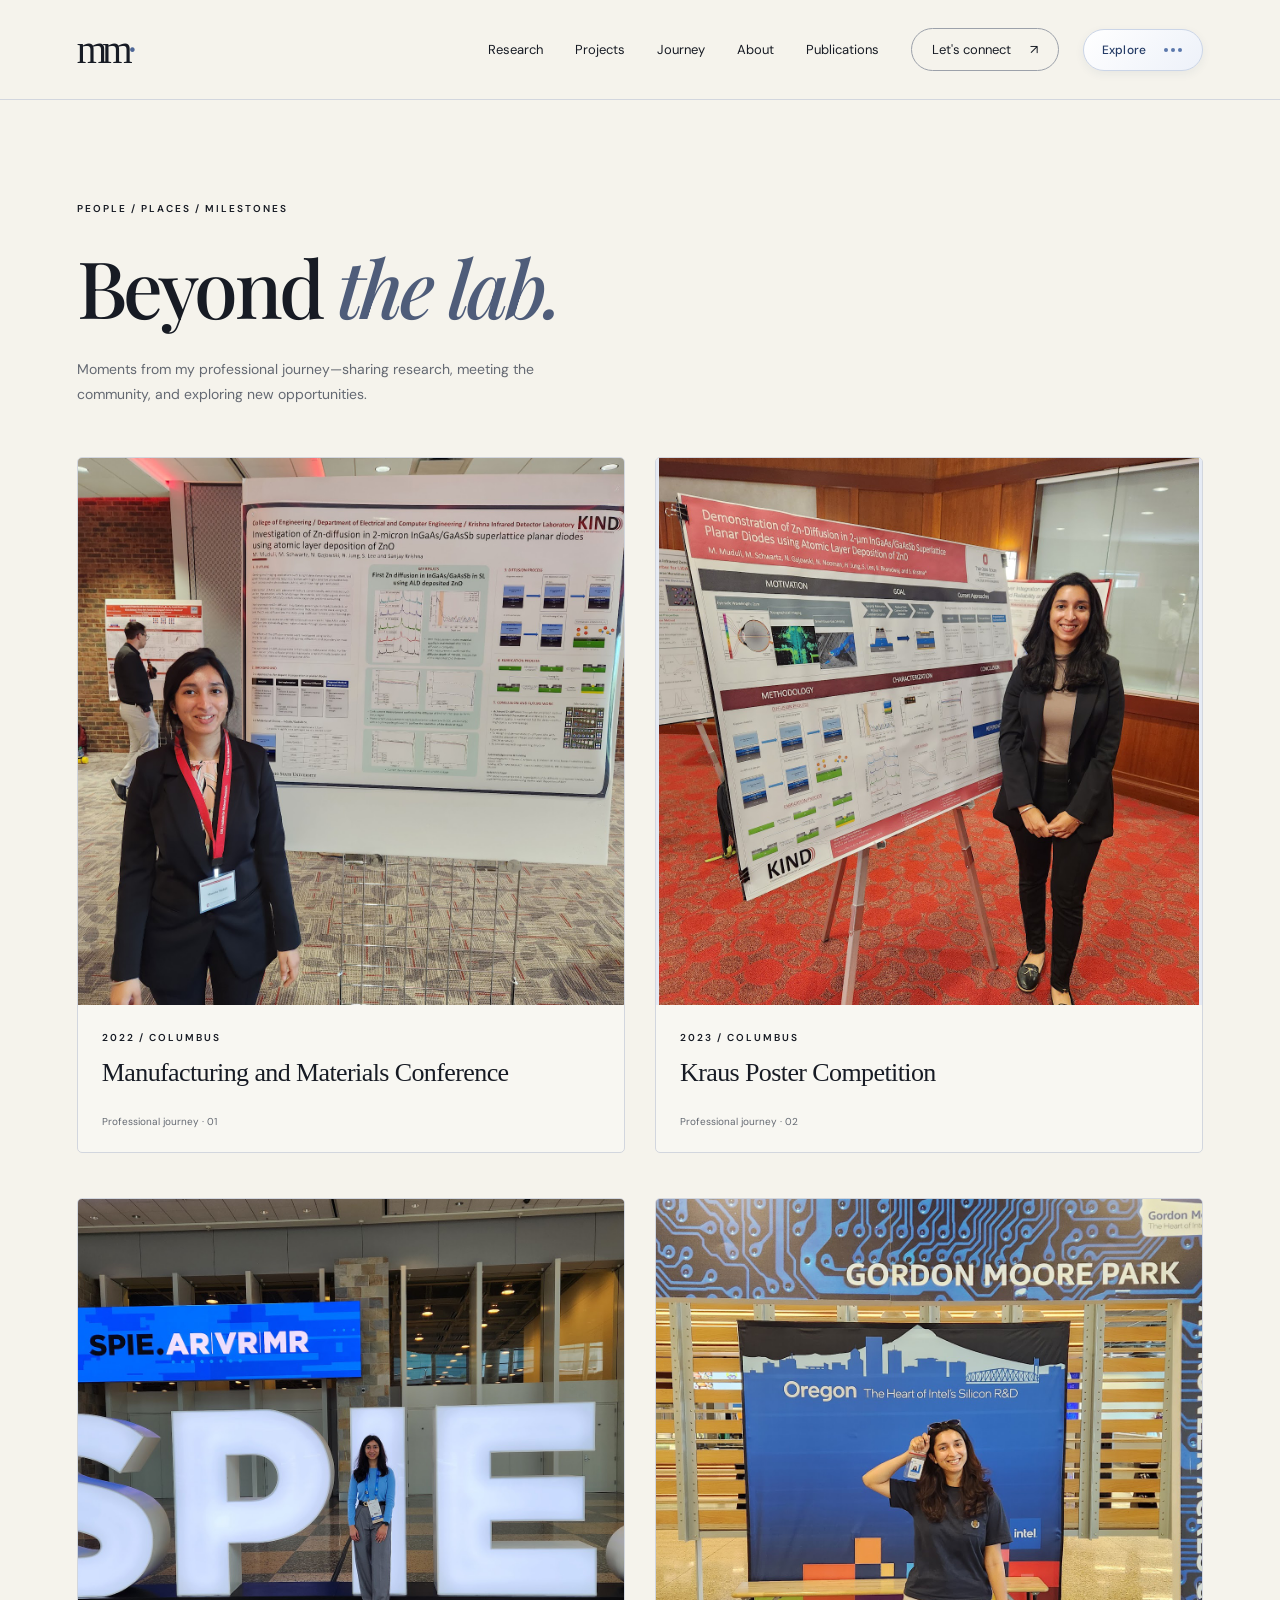
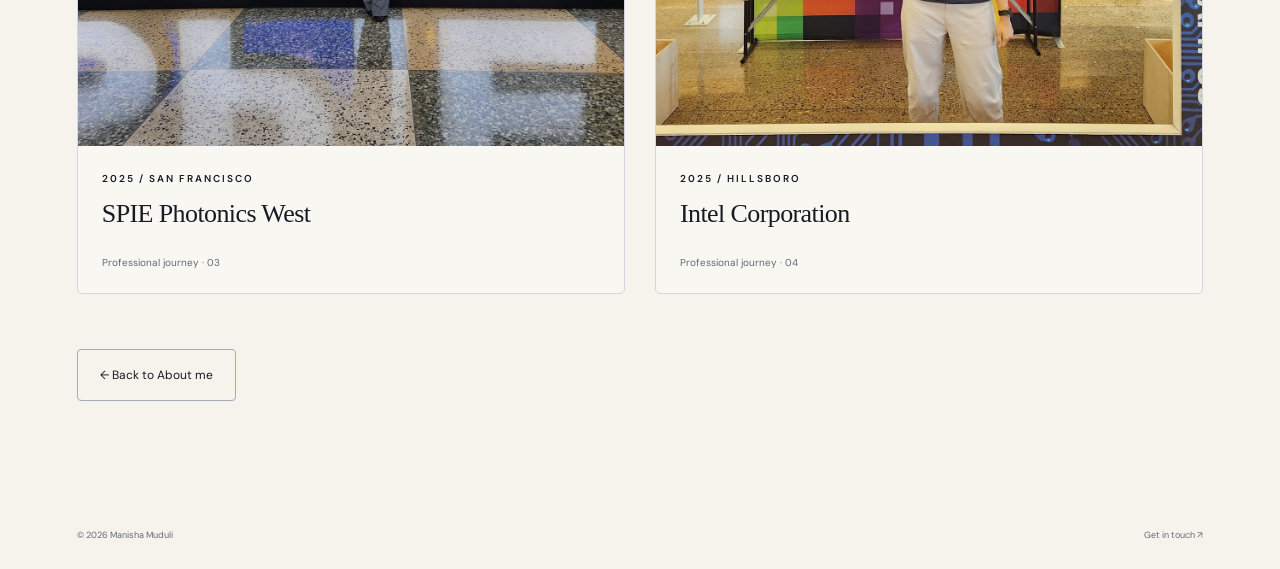
<file: docs/journey.html>
<!doctype html>
<html lang="en"><head><meta charset="utf-8"><meta name="viewport" content="width=device-width, initial-scale=1"><meta name="description" content="Manisha Muduli — Photonics Scientist exploring semiconductor devices, III–V/silicon integration, and the possibilities of light."><meta name="theme-color" content="#101319"><title>Journey — Manisha Muduli</title><link rel="stylesheet" href="style.css"></head>
<body><a class="skip" href="index.html#main">Skip to content</a><header><a class="brand" href="index.html#">mm<span>·</span></a><nav aria-label="Main navigation"><a href="index.html#research">Research</a><a href="projects.html">Projects</a><a href="journey.html" aria-current="page">Journey</a><a href="index.html#about">About</a><a href="publications.html">Publications</a><a class="nav-contact" href="index.html#contact">Let's connect <span>↗</span></a></nav><details class="quick-menu"><summary aria-label="Open page navigation"><span>Explore</span> <span class="menu-dots" aria-hidden="true"><i></i><i></i><i></i></span></summary><div class="quick-menu-links"><a href="index.html">Home<span>↗</span></a><a href="index.html#about">About me<span>↗</span></a><a href="index.html#contact">Contact<span>↗</span></a><a href="cv.html">CV<span>↗</span></a><a href="journey.html">Journey<span>↗</span></a><a href="news.html">News<span>↗</span></a><a href="posters.html">Poster Presentations<span>↗</span></a><a href="projects.html">Projects<span>↗</span></a><a href="publications.html">Publications<span>↗</span></a><a href="index.html#research">Research<span>↗</span></a></div></details></header>
<main id="main"><section class="section"><div class="section-heading"><p class="eyebrow">PEOPLE / PLACES / MILESTONES</p><h1 class="single-line-title">Beyond <em>the lab.</em></h1><p>Moments from my professional journey—sharing research, meeting the community, and exploring new opportunities.</p></div><div class="journey-grid"><figure class="journey-card"><a href="assets/journey-1.jpg" target="_blank" rel="noopener" aria-label="Open full photograph: Manufacturing and Materials Conference"><img src="assets/journey-1.jpg" alt="Manisha Muduli at Manufacturing and Materials Conference, Columbus, 2022" width="1280" height="1280" loading="lazy"></a><figcaption><p class="eyebrow">2022 / COLUMBUS</p><h3>Manufacturing and Materials Conference</h3><p>Professional journey · 01</p></figcaption></figure><figure class="journey-card"><a href="assets/journey-2.jpg" target="_blank" rel="noopener" aria-label="Open full photograph: Kraus Poster Competition"><img src="assets/journey-2.jpg" alt="Manisha Muduli at Kraus Poster Competition, Columbus, 2023" width="1280" height="1280" loading="lazy"></a><figcaption><p class="eyebrow">2023 / COLUMBUS</p><h3>Kraus Poster Competition</h3><p>Professional journey · 02</p></figcaption></figure><figure class="journey-card"><a href="assets/journey-3.jpg" target="_blank" rel="noopener" aria-label="Open full photograph: SPIE Photonics West"><img src="assets/journey-3.jpg" alt="Manisha Muduli at SPIE Photonics West, San Francisco, 2025" width="1280" height="1280" loading="lazy"></a><figcaption><p class="eyebrow">2025 / SAN FRANCISCO</p><h3>SPIE Photonics West</h3><p>Professional journey · 03</p></figcaption></figure><figure class="journey-card"><a href="assets/journey-4.jpg" target="_blank" rel="noopener" aria-label="Open full photograph: Intel Corporation"><img src="assets/journey-4.jpg" alt="Manisha Muduli at Intel Corporation, Hillsboro, 2025" width="1280" height="1280" loading="lazy"></a><figcaption><p class="eyebrow">2025 / HILLSBORO</p><h3>Intel Corporation</h3><p>Professional journey · 04</p></figcaption></figure></div><a class="button outline" href="index.html#about">← Back to About me</a></section></main><footer><span>© 2026 Manisha Muduli</span><a href="mailto:manisharmuduli@gmail.com">Get in touch ↗</a></footer><script src="navigation.js"></script></body></html>
</file>
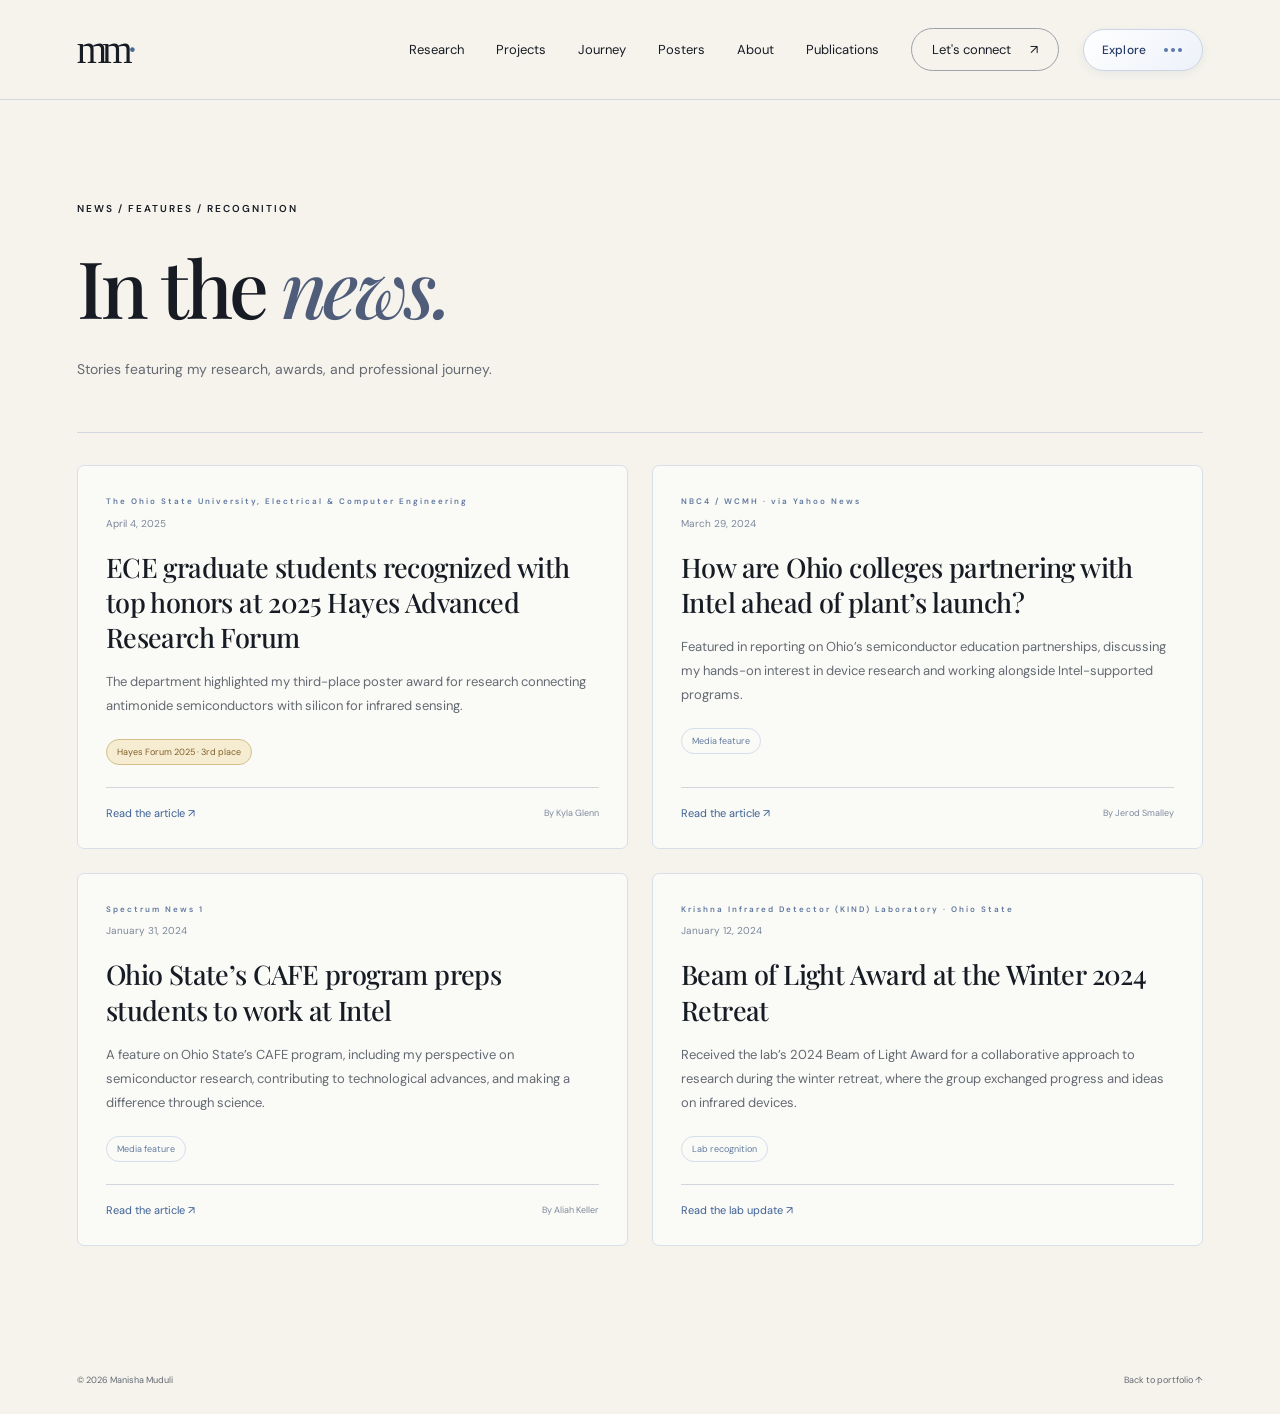
<file: docs/news.html>
<!doctype html>
<html lang="en"><head><meta charset="utf-8"><meta name="viewport" content="width=device-width, initial-scale=1"><meta name="description" content="News and media features about Manisha Muduli, including research recognition and awards."><meta name="theme-color" content="#101319"><title>News — Manisha Muduli</title><link rel="stylesheet" href="style.css?v=20261110"></head>
<body><a class="skip" href="index.html#main">Skip to content</a><header><a class="brand" href="index.html#">mm<span>·</span></a><nav aria-label="Main navigation"><a href="index.html#research">Research</a><a href="projects.html">Projects</a><a href="journey.html">Journey</a><a href="posters.html">Posters</a><a href="index.html#about">About</a><a href="publications.html">Publications</a><a class="nav-contact" href="index.html#contact">Let's connect <span>↗</span></a></nav><details class="quick-menu"><summary aria-label="Open page navigation"><span>Explore</span> <span class="menu-dots" aria-hidden="true"><i></i><i></i><i></i></span></summary><div class="quick-menu-links"><a href="index.html">Home<span>↗</span></a><a href="index.html#about">About me<span>↗</span></a><a href="index.html#contact">Contact<span>↗</span></a><a href="cv.html">CV<span>↗</span></a><a href="journey.html">Journey<span>↗</span></a><a href="news.html" aria-current="page">News<span>↗</span></a><a href="posters.html">Poster Presentations<span>↗</span></a><a href="projects.html">Projects<span>↗</span></a><a href="publications.html">Publications<span>↗</span></a><a href="index.html#research">Research<span>↗</span></a></div></details></header>
<main id="main"><section class="section news-page"><div class="section-heading"><p class="eyebrow">NEWS / FEATURES / RECOGNITION</p><h1 class="single-line-title">In&nbsp;the&nbsp;<em>news.</em></h1><p>Stories featuring my research, awards, and professional journey.</p></div><div class="news-card-grid news-chronological"><article class="news-card"><p class="eyebrow">The Ohio State University, Electrical & Computer Engineering</p><time datetime="2025-04-04">April 4, 2025</time><h2><a href="https://ece.osu.edu/news/2025/04/ece-graduate-students-recognized-top-honors-2025-hayes-advanced-research-forum" target="_blank" rel="noopener">ECE graduate students recognized with top honors at 2025 Hayes Advanced Research Forum</a></h2><p>The department highlighted my third-place poster award for research connecting antimonide semiconductors with silicon for infrared sensing.</p><span class="news-category">Hayes Forum 2025 · 3rd place</span><div class="news-card-bottom"><a href="https://ece.osu.edu/news/2025/04/ece-graduate-students-recognized-top-honors-2025-hayes-advanced-research-forum" target="_blank" rel="noopener">Read the article ↗</a><small>By Kyla Glenn</small></div></article><article class="news-card"><p class="eyebrow">NBC4 / WCMH · via Yahoo News</p><time datetime="2024-03-29">March 29, 2024</time><h2><a href="https://www.yahoo.com/news/ohio-colleges-partnering-intel-ahead-142333716.html" target="_blank" rel="noopener">How are Ohio colleges partnering with Intel ahead of plant’s launch?</a></h2><p>Featured in reporting on Ohio’s semiconductor education partnerships, discussing my hands-on interest in device research and working alongside Intel-supported programs.</p><span class="news-category">Media feature</span><div class="news-card-bottom"><a href="https://www.yahoo.com/news/ohio-colleges-partnering-intel-ahead-142333716.html" target="_blank" rel="noopener">Read the article ↗</a><small>By Jerod Smalley</small></div></article><article class="news-card"><p class="eyebrow">Spectrum News 1</p><time datetime="2024-01-31">January 31, 2024</time><h2><a href="https://spectrumnews1.com/oh/columbus/news/2024/01/27/ohio-state-university-cafe-" target="_blank" rel="noopener">Ohio State’s CAFE program preps students to work at Intel</a></h2><p>A feature on Ohio State’s CAFE program, including my perspective on semiconductor research, contributing to technological advances, and making a difference through science.</p><span class="news-category">Media feature</span><div class="news-card-bottom"><a href="https://spectrumnews1.com/oh/columbus/news/2024/01/27/ohio-state-university-cafe-" target="_blank" rel="noopener">Read the article ↗</a><small>By Aliah Keller</small></div></article><article class="news-card"><p class="eyebrow">Krishna Infrared Detector (KIND) Laboratory · Ohio State</p><time datetime="2024-01-12">January 12, 2024</time><h2><a href="https://ece.osu.edu/krishna-infrared-detector-k.i.n.d.-laboratory" target="_blank" rel="noopener">Beam of Light Award at the Winter 2024 Retreat</a></h2><p>Received the lab’s 2024 Beam of Light Award for a collaborative approach to research during the winter retreat, where the group exchanged progress and ideas on infrared devices.</p><span class="news-category">Lab recognition</span><div class="news-card-bottom"><a href="https://ece.osu.edu/krishna-infrared-detector-k.i.n.d.-laboratory" target="_blank" rel="noopener">Read the lab update ↗</a></div></article></div></section></main><footer><span>© 2026 Manisha Muduli</span><a href="index.html">Back to portfolio ↑</a></footer><script src="navigation.js"></script></body></html>
</file>
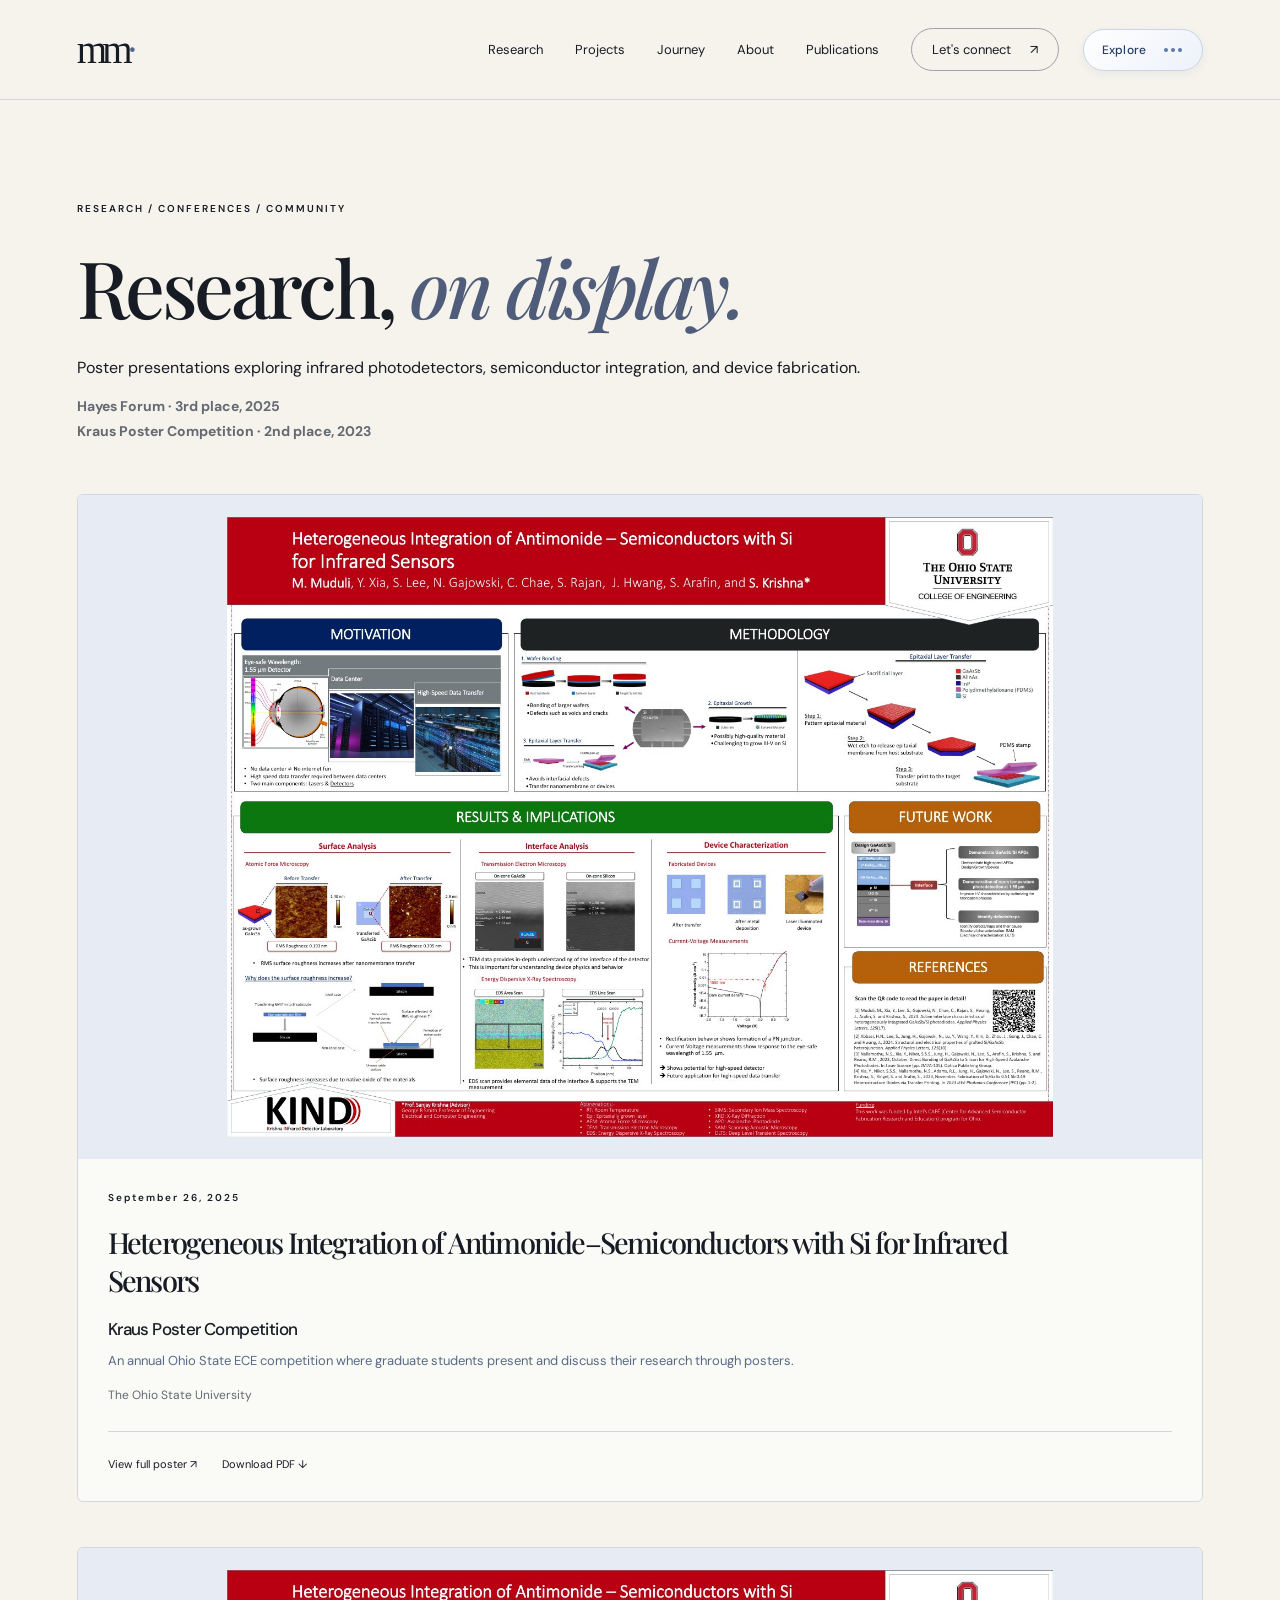
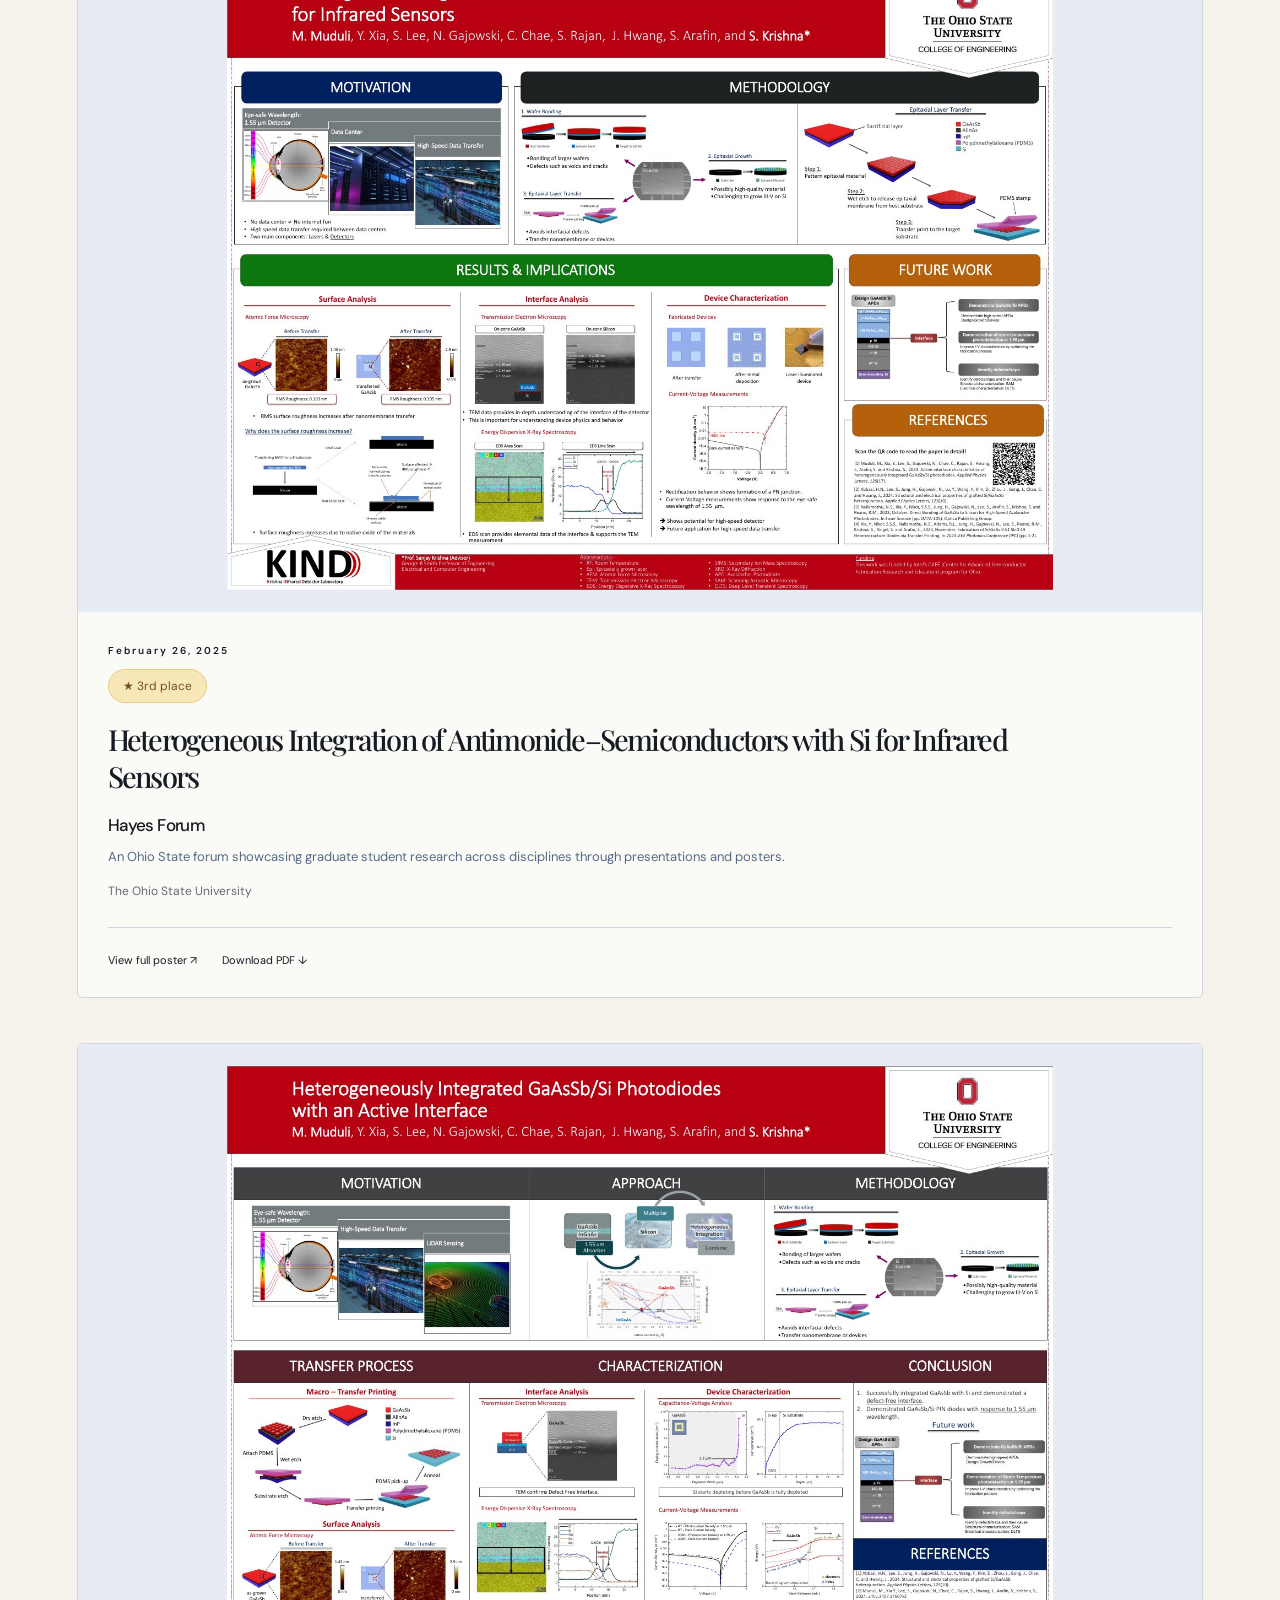
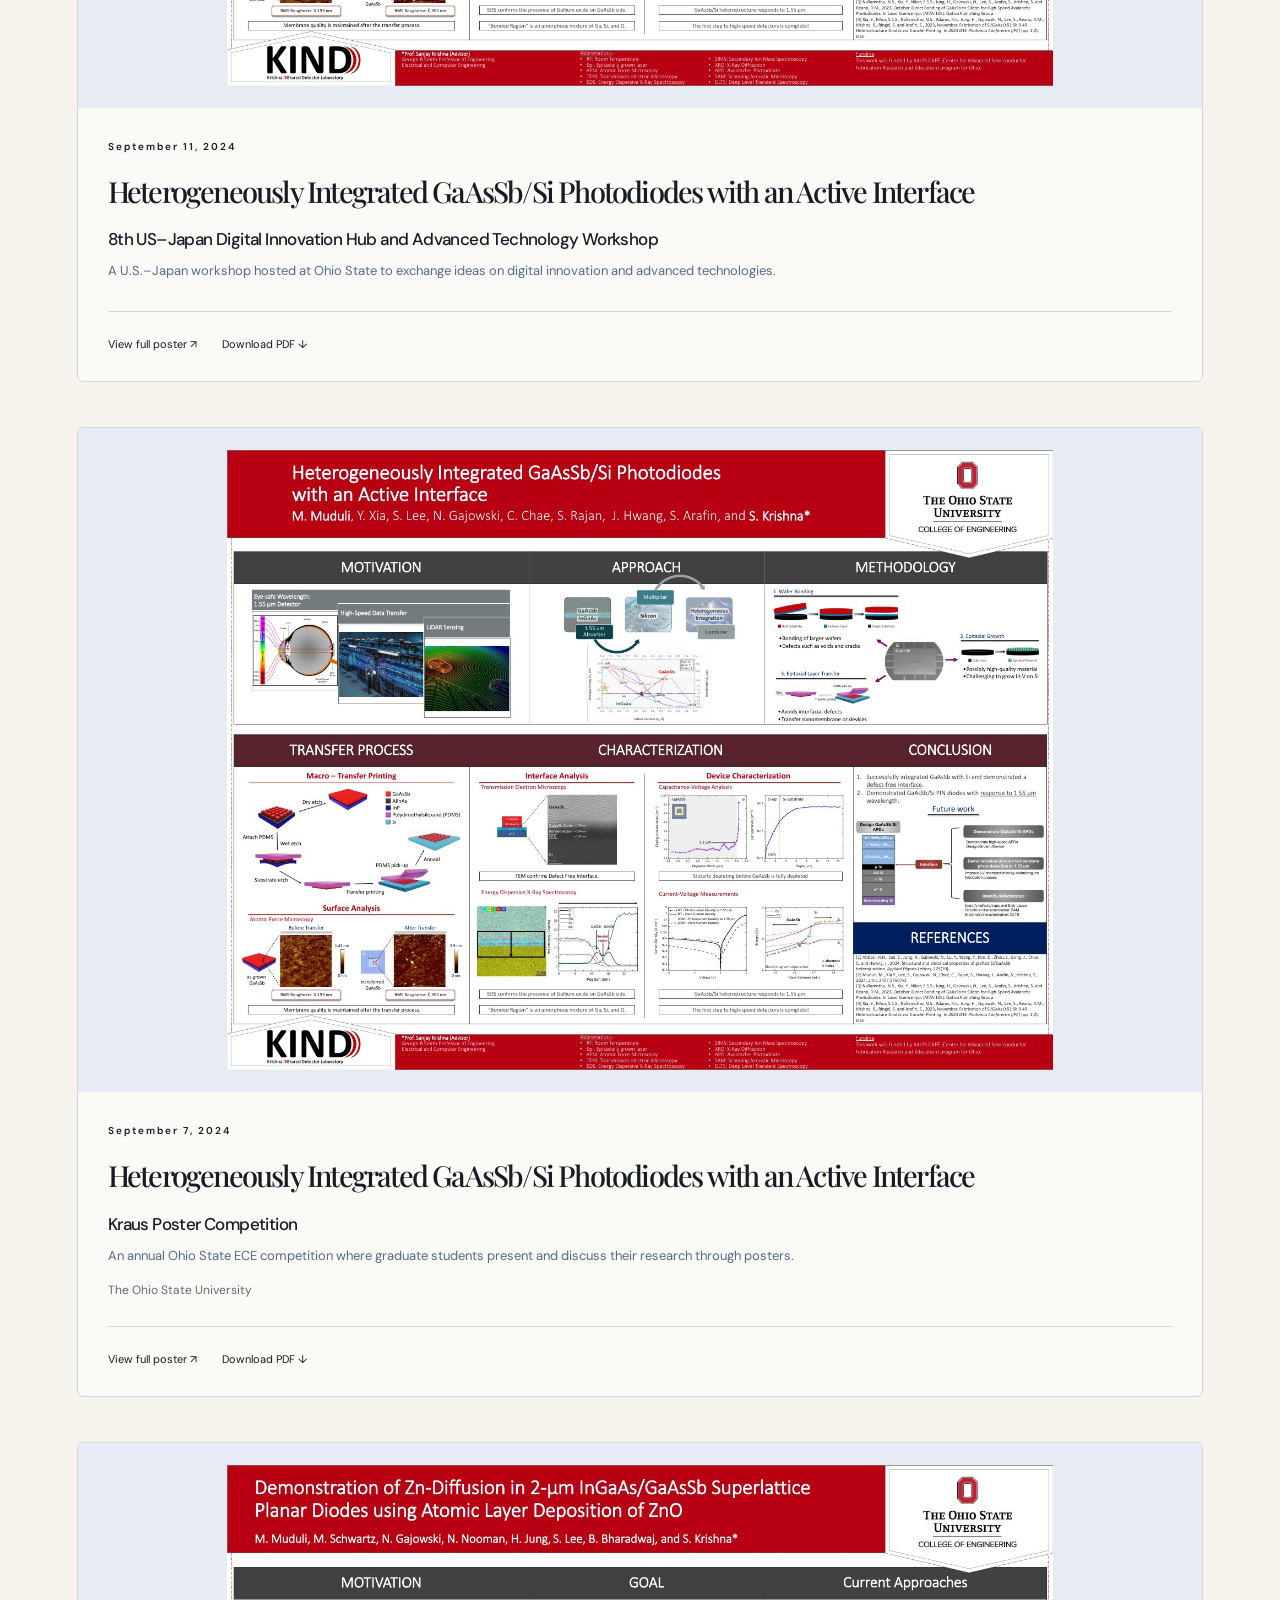
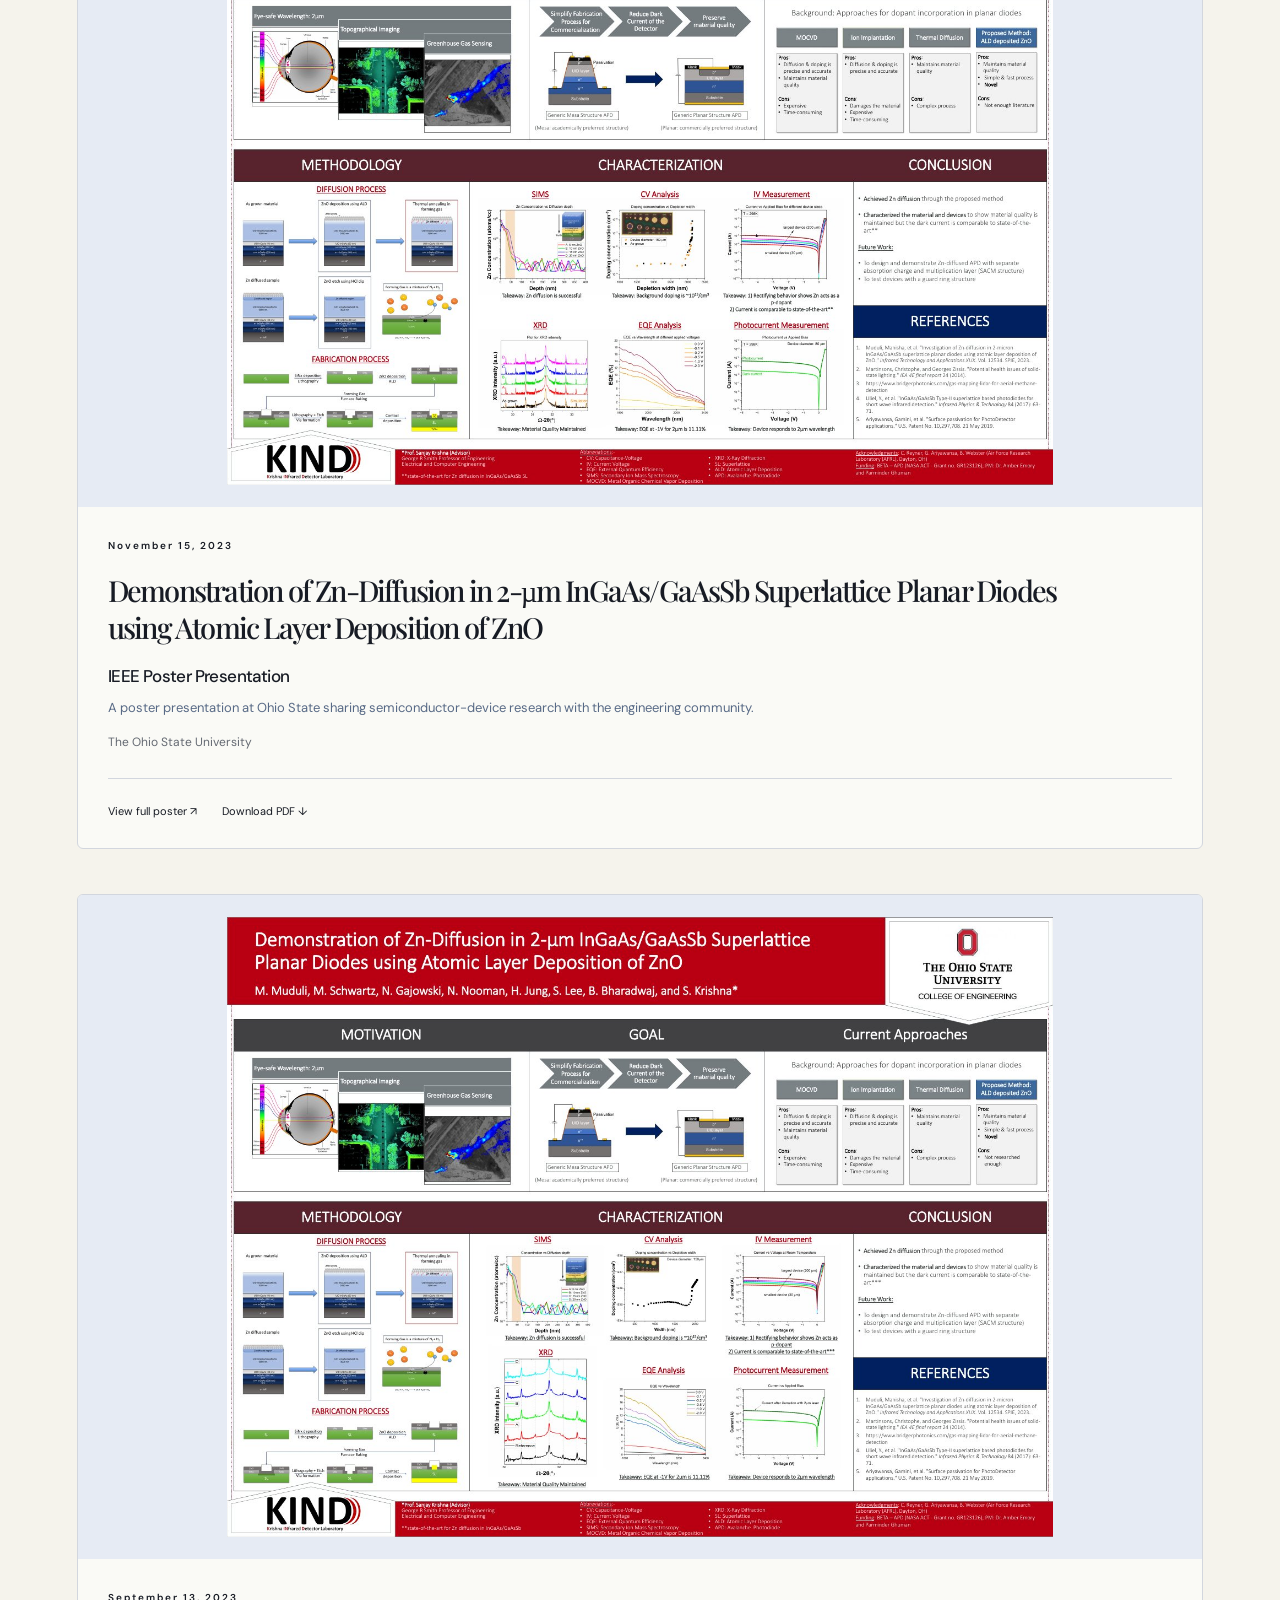
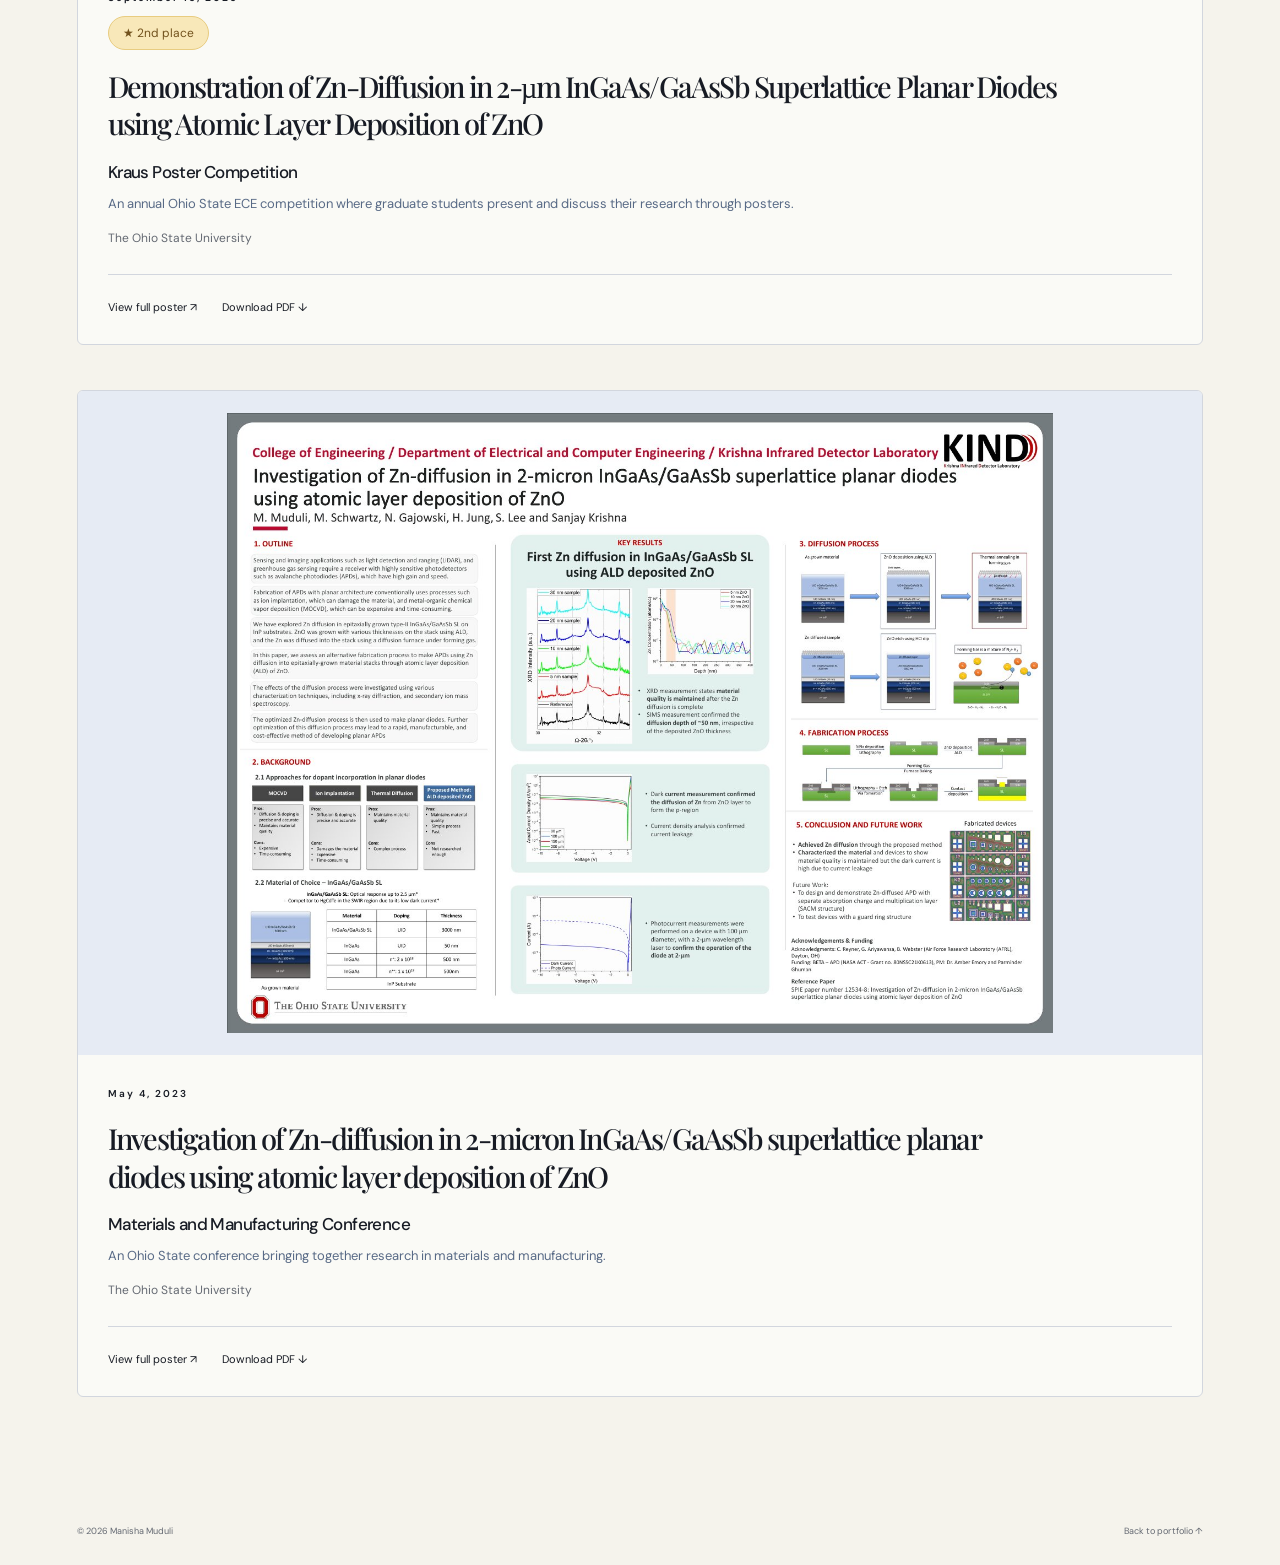
<file: docs/posters.html>
<!doctype html>
<html lang="en"><head><meta charset="utf-8"><meta name="viewport" content="width=device-width, initial-scale=1"><meta name="description" content="Manisha Muduli — Photonics Scientist exploring semiconductor devices, III–V/silicon integration, and the possibilities of light."><meta name="theme-color" content="#101319"><title>Poster Presentations — Manisha Muduli</title><link rel="stylesheet" href="style.css"></head>
<body><a class="skip" href="index.html#main">Skip to content</a><header><a class="brand" href="index.html#">mm<span>·</span></a><nav aria-label="Main navigation"><a href="index.html#research">Research</a><a href="projects.html">Projects</a><a href="journey.html">Journey</a><a href="index.html#about">About</a><a href="publications.html">Publications</a><a class="nav-contact" href="index.html#contact">Let's connect <span>↗</span></a></nav><details class="quick-menu"><summary aria-label="Open page navigation"><span>Explore</span> <span class="menu-dots" aria-hidden="true"><i></i><i></i><i></i></span></summary><div class="quick-menu-links"><a href="index.html">Home<span>↗</span></a><a href="index.html#about">About me<span>↗</span></a><a href="index.html#contact">Contact<span>↗</span></a><a href="cv.html">CV<span>↗</span></a><a href="journey.html">Journey<span>↗</span></a><a href="news.html">News<span>↗</span></a><a href="posters.html">Poster Presentations<span>↗</span></a><a href="projects.html">Projects<span>↗</span></a><a href="publications.html">Publications<span>↗</span></a><a href="index.html#research">Research<span>↗</span></a></div></details></header>
<main id="main"><section class="section"><div class="section-heading"><p class="eyebrow">RESEARCH / CONFERENCES / COMMUNITY</p><h1 class="single-line-title">Research, <em>on display.</em></h1><p>Poster presentations exploring infrared photodetectors, semiconductor integration, and device fabrication.</p><p><strong>Hayes Forum · 3rd place, 2025</strong><br><strong>Kraus Poster Competition · 2nd place, 2023</strong></p></div><div class="poster-gallery"><article class="poster-card"><a class="poster-preview" href="assets/posters/2025_0926.pdf" target="_blank" rel="noopener"><img src="assets/posters/2025_0926.jpg" alt="Poster: Heterogeneous Integration of Antimonide–Semiconductors with Si for Infrared Sensors" loading="lazy" width="1500" height="1125"></a><div class="poster-caption"><p class="eyebrow">September 26, 2025</p><h2>Heterogeneous Integration of Antimonide–Semiconductors with Si for Infrared Sensors</h2><h3>Kraus Poster Competition</h3><p class="event-description">An annual Ohio State ECE competition where graduate students present and discuss their research through posters.</p><p>The Ohio State University</p><div class="about-links"><a href="assets/posters/2025_0926.pdf" target="_blank" rel="noopener">View full poster ↗</a><a href="assets/posters/2025_0926.pdf" download>Download PDF ↓</a></div></div></article><article class="poster-card"><a class="poster-preview" href="assets/posters/2025_0226.pdf" target="_blank" rel="noopener"><img src="assets/posters/2025_0226.jpg" alt="Poster: Heterogeneous Integration of Antimonide–Semiconductors with Si for Infrared Sensors" loading="lazy" width="1500" height="1125"></a><div class="poster-caption"><p class="eyebrow">February 26, 2025</p><span class="poster-award">★ 3rd place</span><h2>Heterogeneous Integration of Antimonide–Semiconductors with Si for Infrared Sensors</h2><h3>Hayes Forum</h3><p class="event-description">An Ohio State forum showcasing graduate student research across disciplines through presentations and posters.</p><p>The Ohio State University</p><div class="about-links"><a href="assets/posters/2025_0226.pdf" target="_blank" rel="noopener">View full poster ↗</a><a href="assets/posters/2025_0226.pdf" download>Download PDF ↓</a></div></div></article><article class="poster-card"><a class="poster-preview" href="assets/posters/2024_0911.pdf" target="_blank" rel="noopener"><img src="assets/posters/2024_0911.jpg" alt="Poster: Heterogeneously Integrated GaAsSb/Si Photodiodes with an Active Interface" loading="lazy" width="1500" height="1125"></a><div class="poster-caption"><p class="eyebrow">September 11, 2024</p><h2>Heterogeneously Integrated GaAsSb/Si Photodiodes with an Active Interface</h2><h3>8th US–Japan Digital Innovation Hub and Advanced Technology Workshop</h3><p class="event-description">A U.S.–Japan workshop hosted at Ohio State to exchange ideas on digital innovation and advanced technologies.</p><div class="about-links"><a href="assets/posters/2024_0911.pdf" target="_blank" rel="noopener">View full poster ↗</a><a href="assets/posters/2024_0911.pdf" download>Download PDF ↓</a></div></div></article><article class="poster-card"><a class="poster-preview" href="assets/posters/2024_0907.pdf" target="_blank" rel="noopener"><img src="assets/posters/2024_0907.jpg" alt="Poster: Heterogeneously Integrated GaAsSb/Si Photodiodes with an Active Interface" loading="lazy" width="1500" height="1125"></a><div class="poster-caption"><p class="eyebrow">September 7, 2024</p><h2>Heterogeneously Integrated GaAsSb/Si Photodiodes with an Active Interface</h2><h3>Kraus Poster Competition</h3><p class="event-description">An annual Ohio State ECE competition where graduate students present and discuss their research through posters.</p><p>The Ohio State University</p><div class="about-links"><a href="assets/posters/2024_0907.pdf" target="_blank" rel="noopener">View full poster ↗</a><a href="assets/posters/2024_0907.pdf" download>Download PDF ↓</a></div></div></article><article class="poster-card"><a class="poster-preview" href="assets/posters/2023_1115.pdf" target="_blank" rel="noopener"><img src="assets/posters/2023_1115.jpg" alt="Poster: Demonstration of Zn-Diffusion in 2-µm InGaAs/GaAsSb Superlattice Planar Diodes using Atomic Layer Deposition of ZnO" loading="lazy" width="1500" height="1125"></a><div class="poster-caption"><p class="eyebrow">November 15, 2023</p><h2>Demonstration of Zn-Diffusion in 2-µm InGaAs/GaAsSb Superlattice Planar Diodes using Atomic Layer Deposition of ZnO</h2><h3>IEEE Poster Presentation</h3><p class="event-description">A poster presentation at Ohio State sharing semiconductor-device research with the engineering community.</p><p>The Ohio State University</p><div class="about-links"><a href="assets/posters/2023_1115.pdf" target="_blank" rel="noopener">View full poster ↗</a><a href="assets/posters/2023_1115.pdf" download>Download PDF ↓</a></div></div></article><article class="poster-card"><a class="poster-preview" href="assets/posters/2023_0913.pdf" target="_blank" rel="noopener"><img src="assets/posters/2023_0913.jpg" alt="Poster: Demonstration of Zn-Diffusion in 2-µm InGaAs/GaAsSb Superlattice Planar Diodes using Atomic Layer Deposition of ZnO" loading="lazy" width="1500" height="1125"></a><div class="poster-caption"><p class="eyebrow">September 13, 2023</p><span class="poster-award">★ 2nd place</span><h2>Demonstration of Zn-Diffusion in 2-µm InGaAs/GaAsSb Superlattice Planar Diodes using Atomic Layer Deposition of ZnO</h2><h3>Kraus Poster Competition</h3><p class="event-description">An annual Ohio State ECE competition where graduate students present and discuss their research through posters.</p><p>The Ohio State University</p><div class="about-links"><a href="assets/posters/2023_0913.pdf" target="_blank" rel="noopener">View full poster ↗</a><a href="assets/posters/2023_0913.pdf" download>Download PDF ↓</a></div></div></article><article class="poster-card"><a class="poster-preview" href="assets/posters/2023_0504.pdf" target="_blank" rel="noopener"><img src="assets/posters/2023_0504.jpg" alt="Poster: Investigation of Zn-diffusion in 2-micron InGaAs/GaAsSb superlattice planar diodes using atomic layer deposition of ZnO" loading="lazy" width="1500" height="1125"></a><div class="poster-caption"><p class="eyebrow">May 4, 2023</p><h2>Investigation of Zn-diffusion in 2-micron InGaAs/GaAsSb superlattice planar diodes using atomic layer deposition of ZnO</h2><h3>Materials and Manufacturing Conference</h3><p class="event-description">An Ohio State conference bringing together research in materials and manufacturing.</p><p>The Ohio State University</p><div class="about-links"><a href="assets/posters/2023_0504.pdf" target="_blank" rel="noopener">View full poster ↗</a><a href="assets/posters/2023_0504.pdf" download>Download PDF ↓</a></div></div></article></div></section></main><footer><span>© 2026 Manisha Muduli</span><a href="index.html">Back to portfolio ↑</a></footer><script src="navigation.js"></script></body></html>
</file>
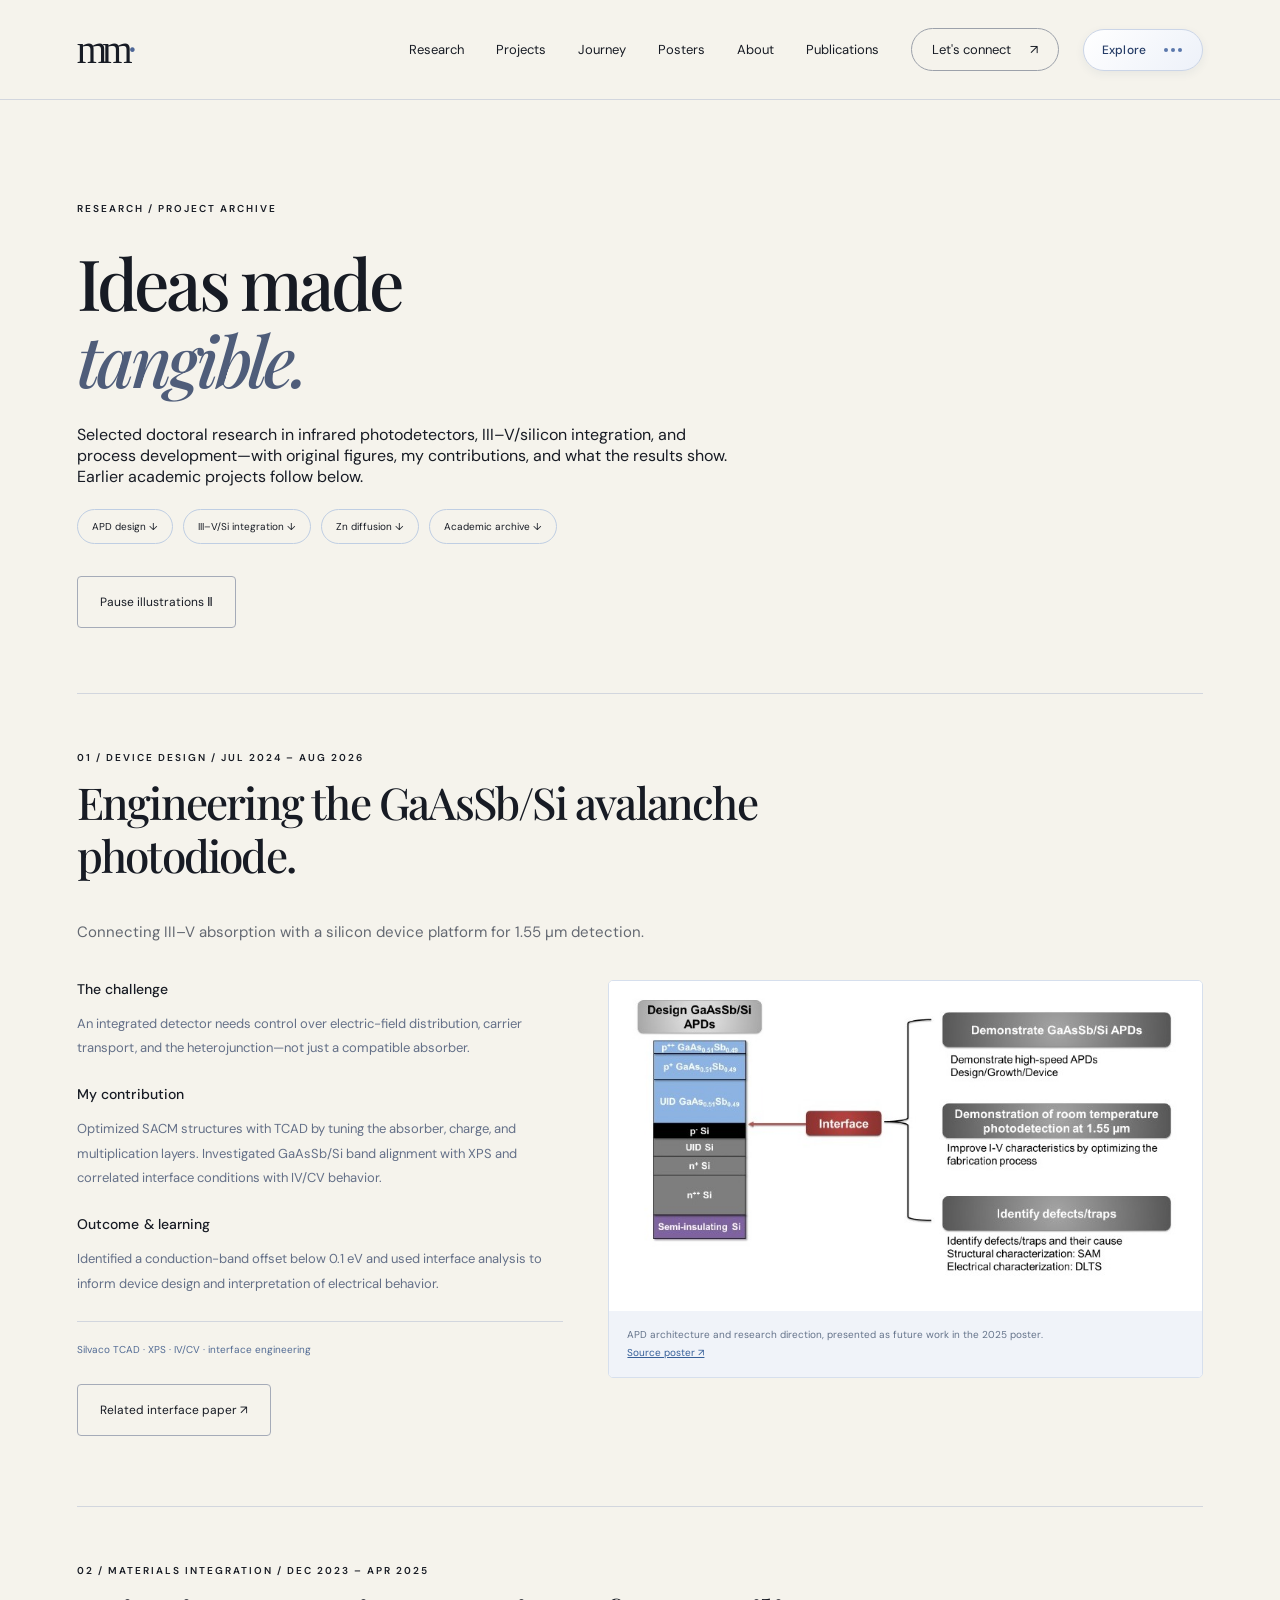
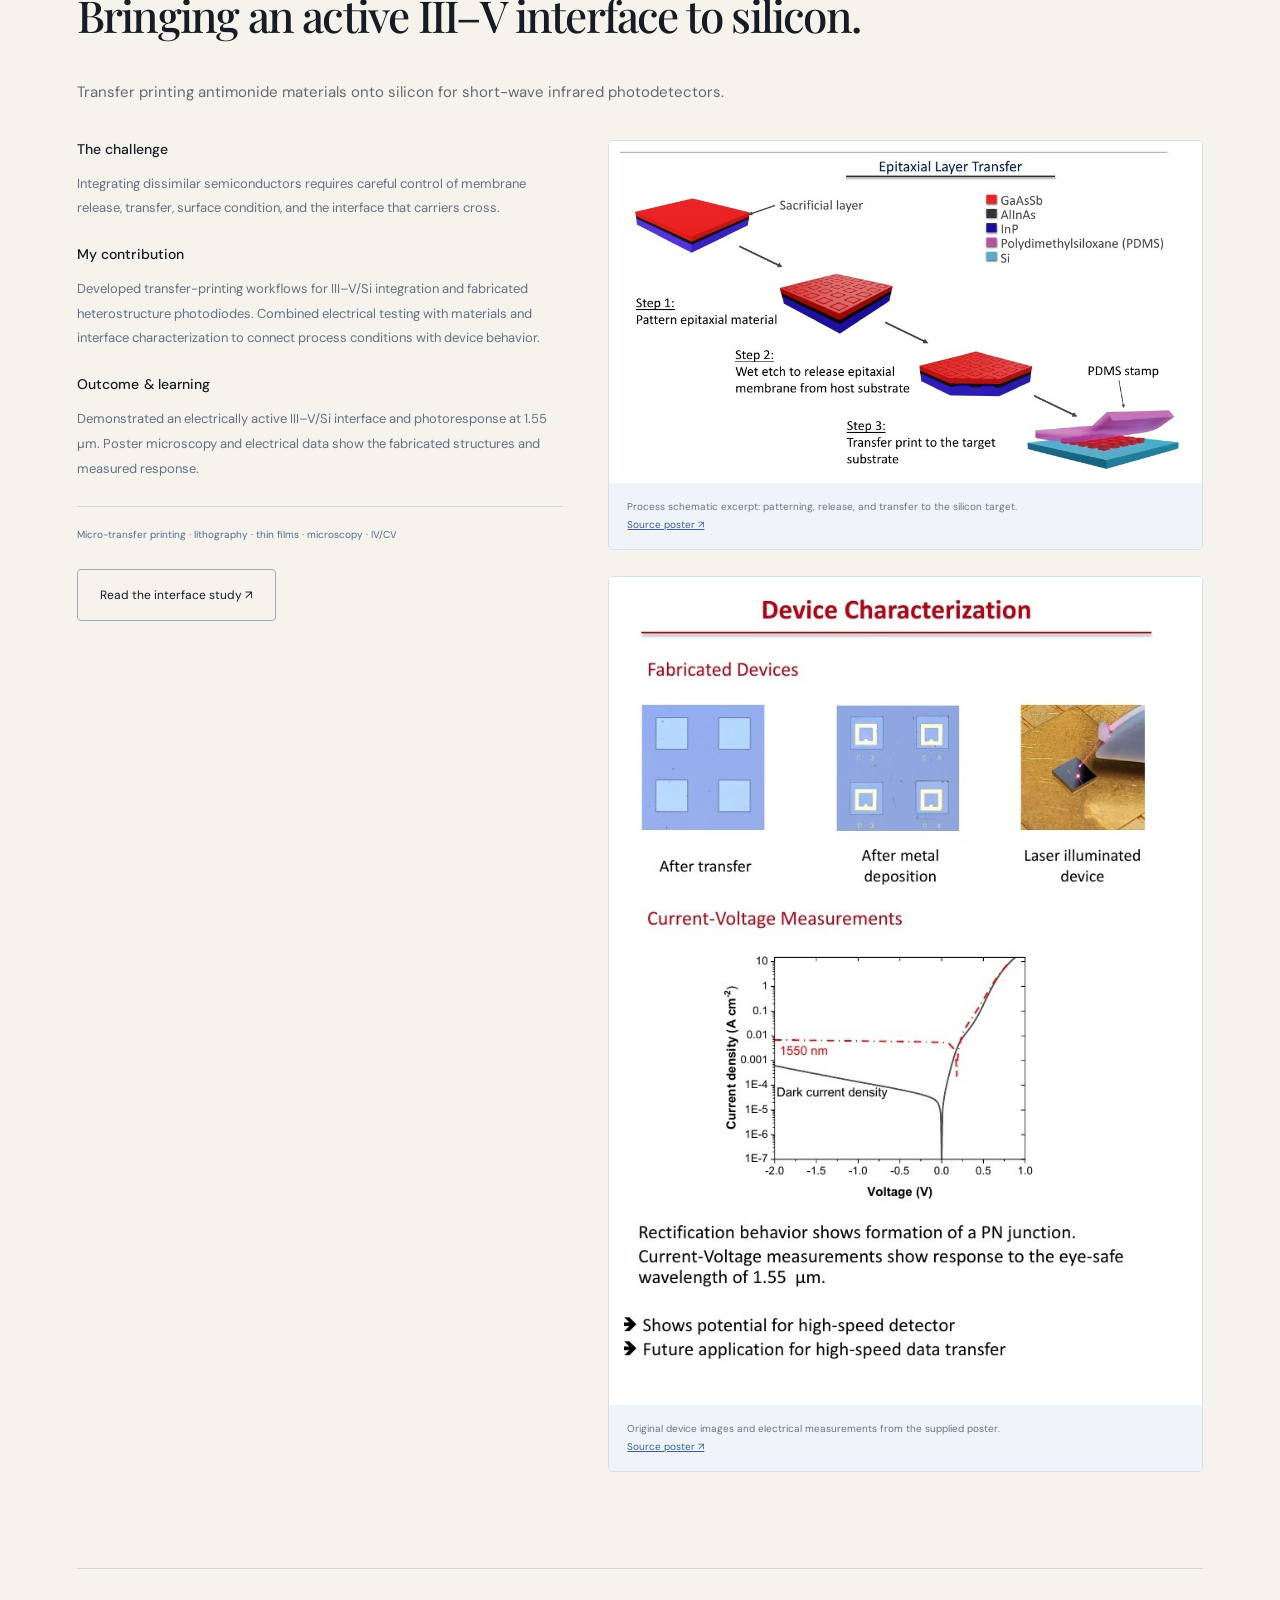
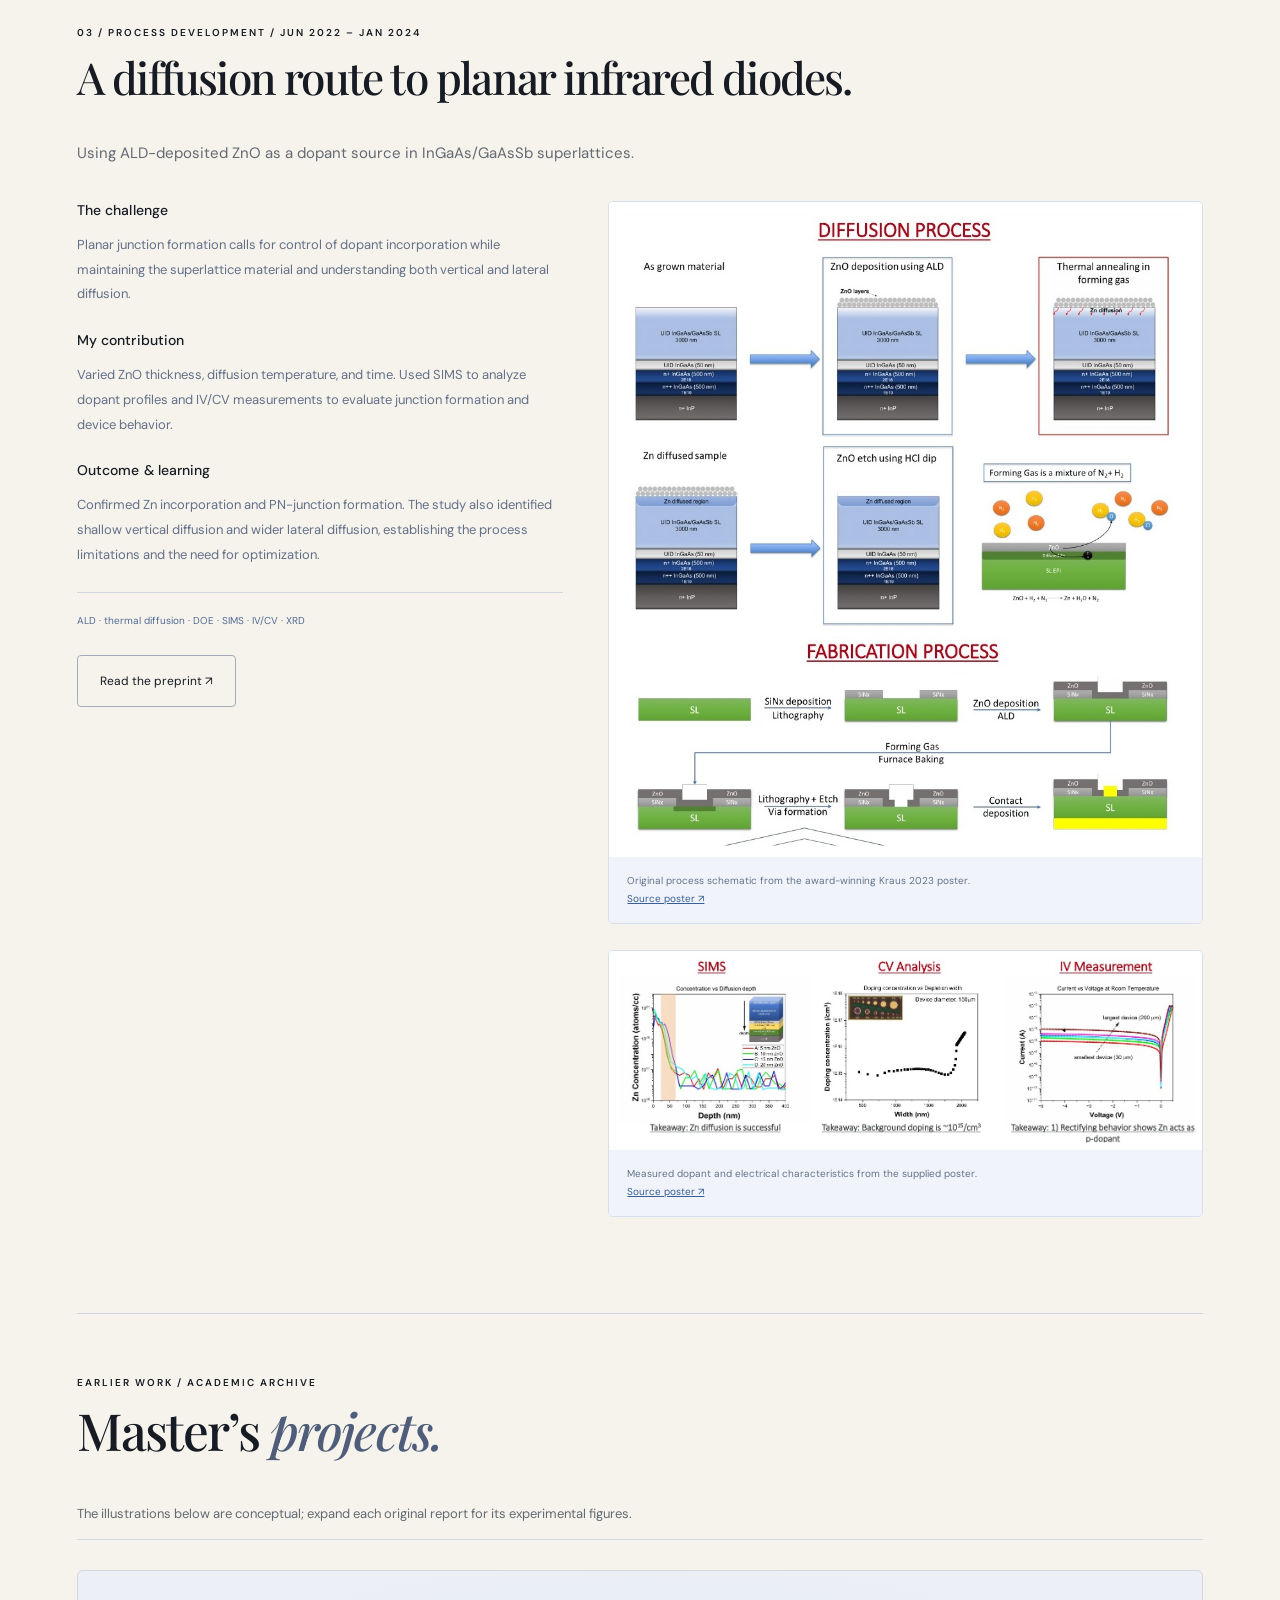
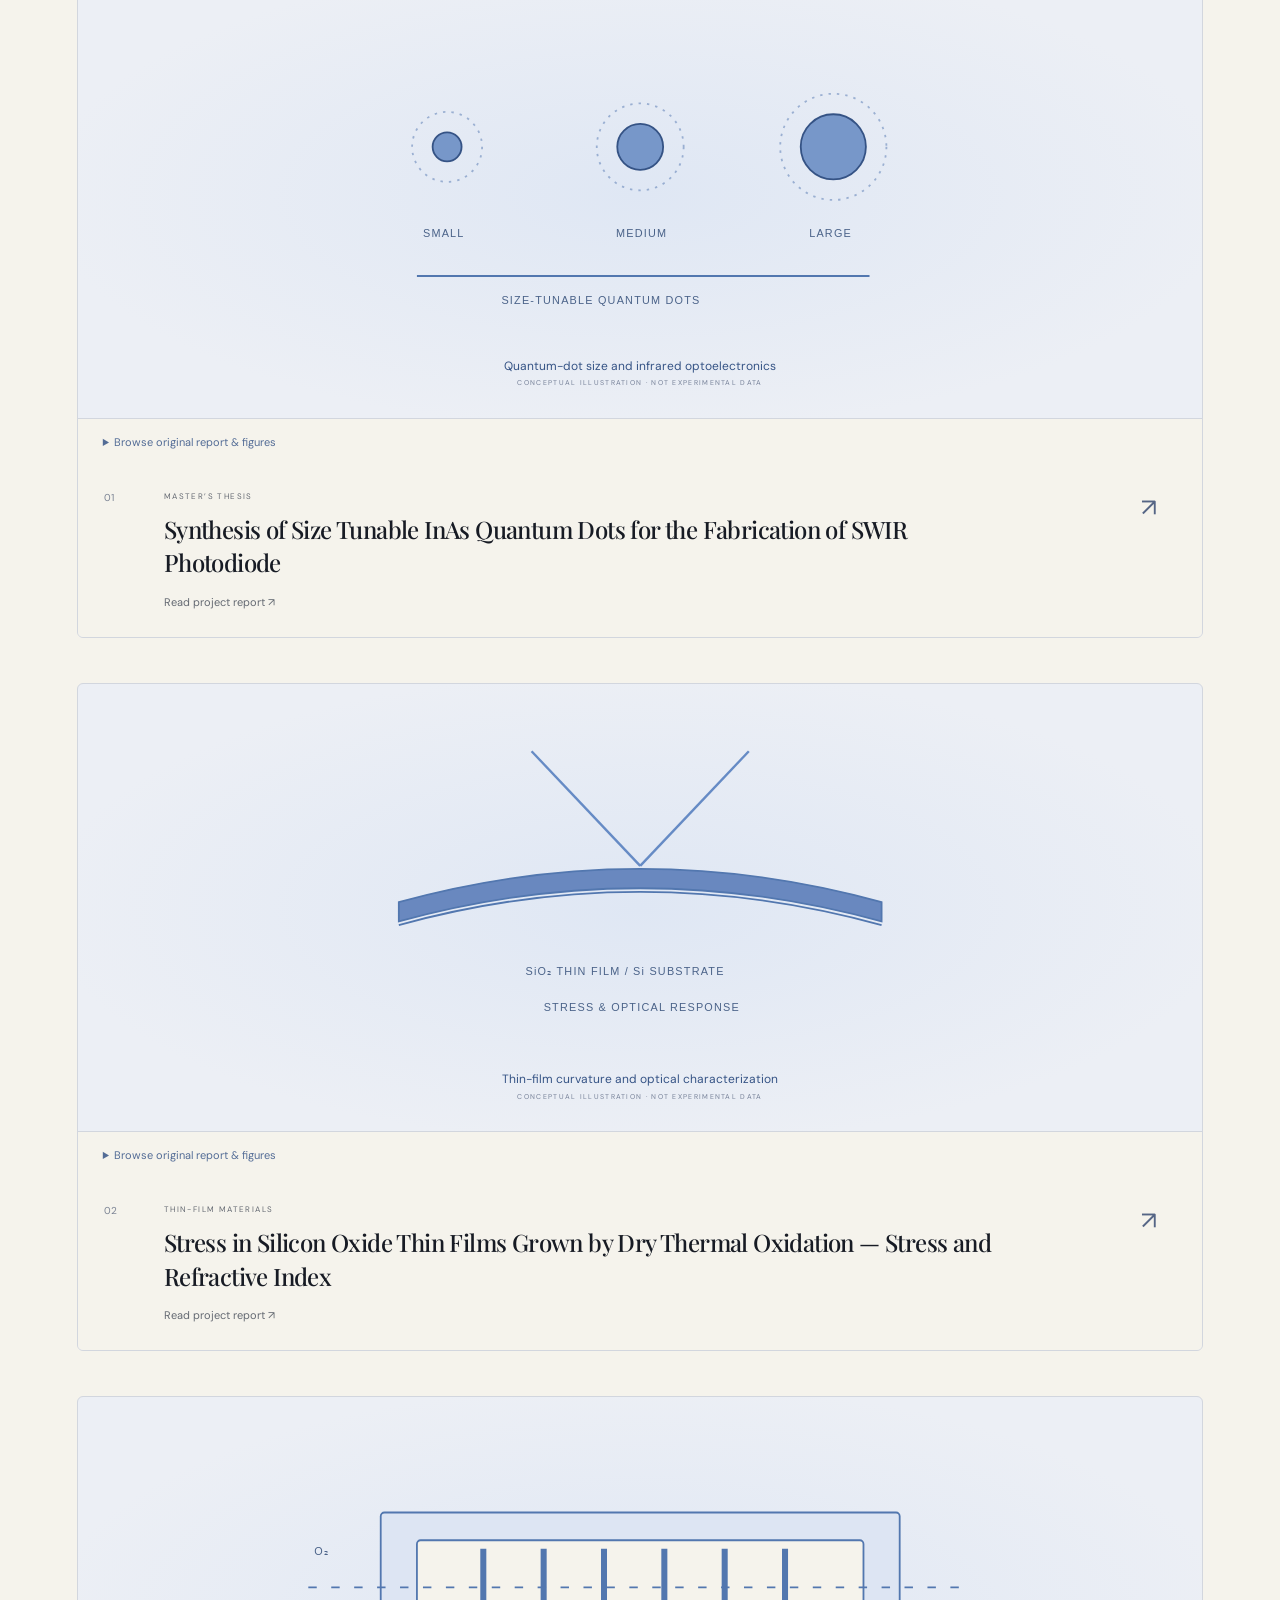
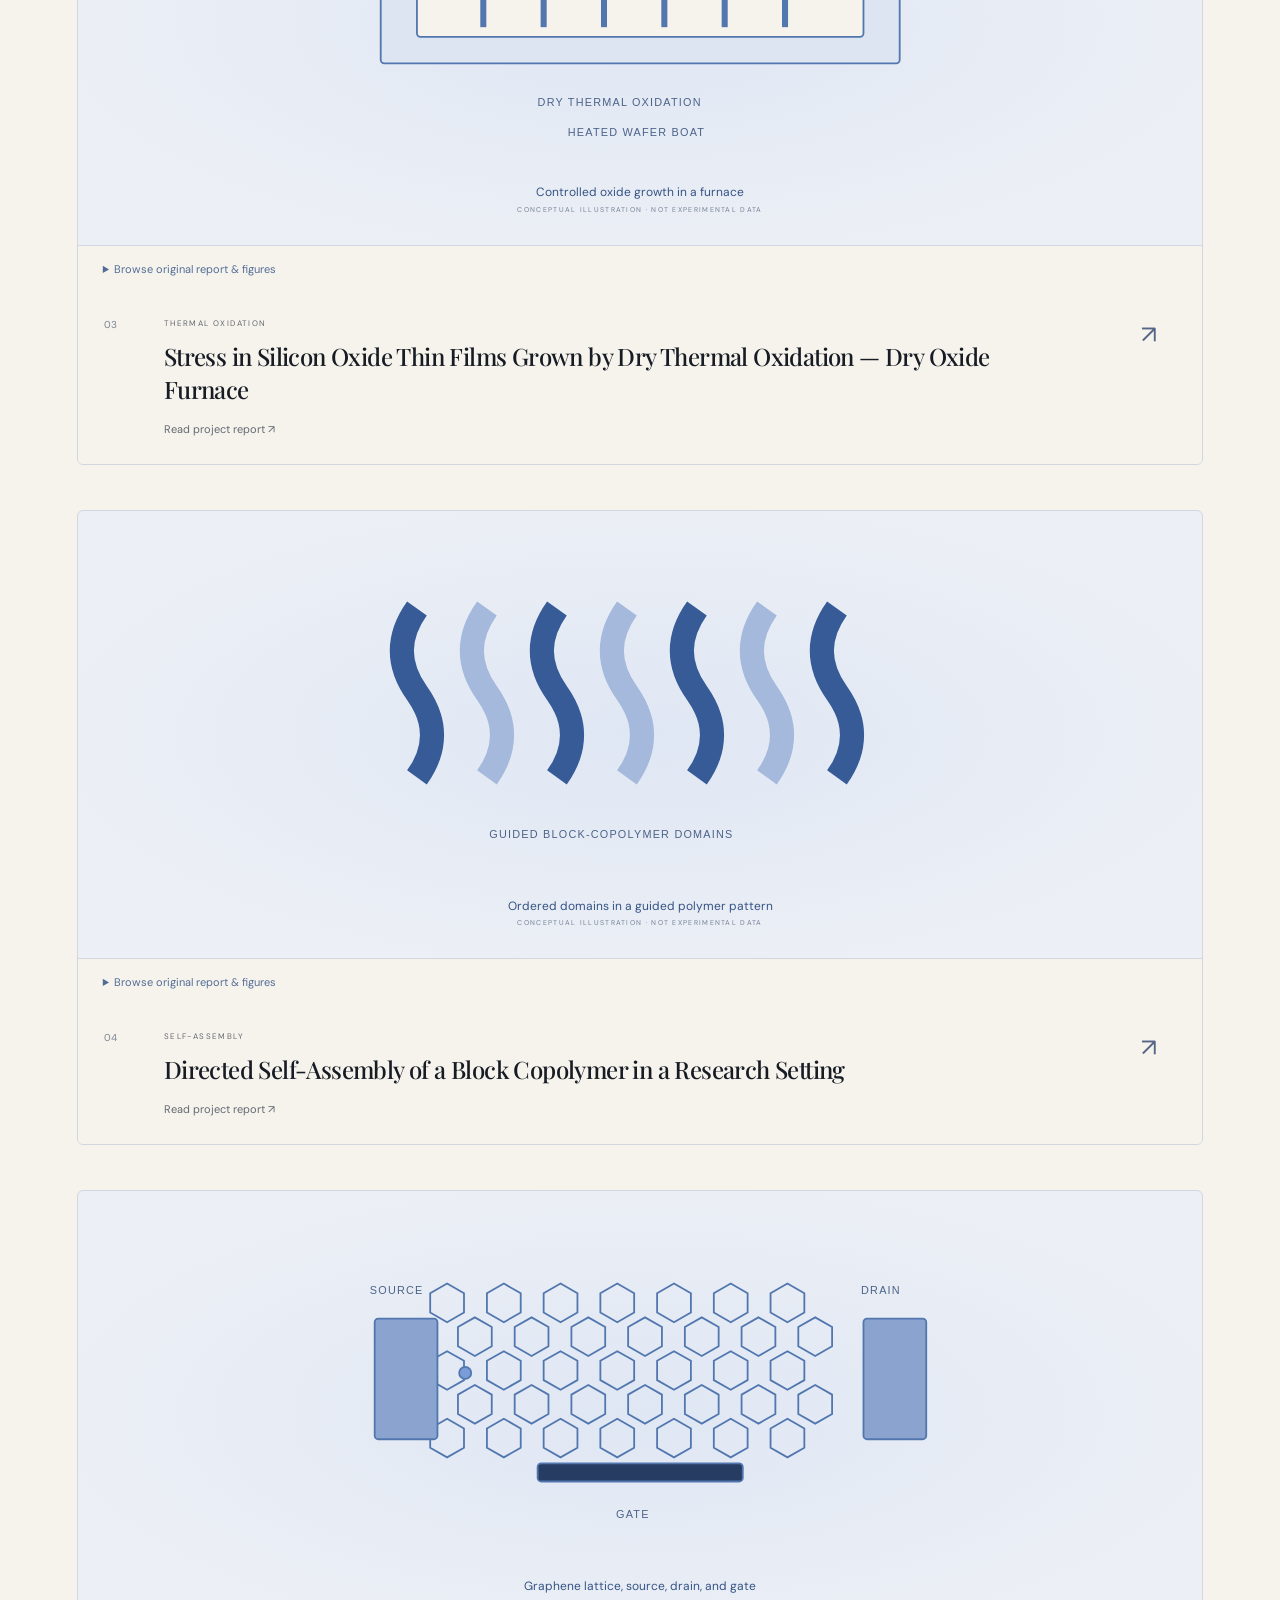
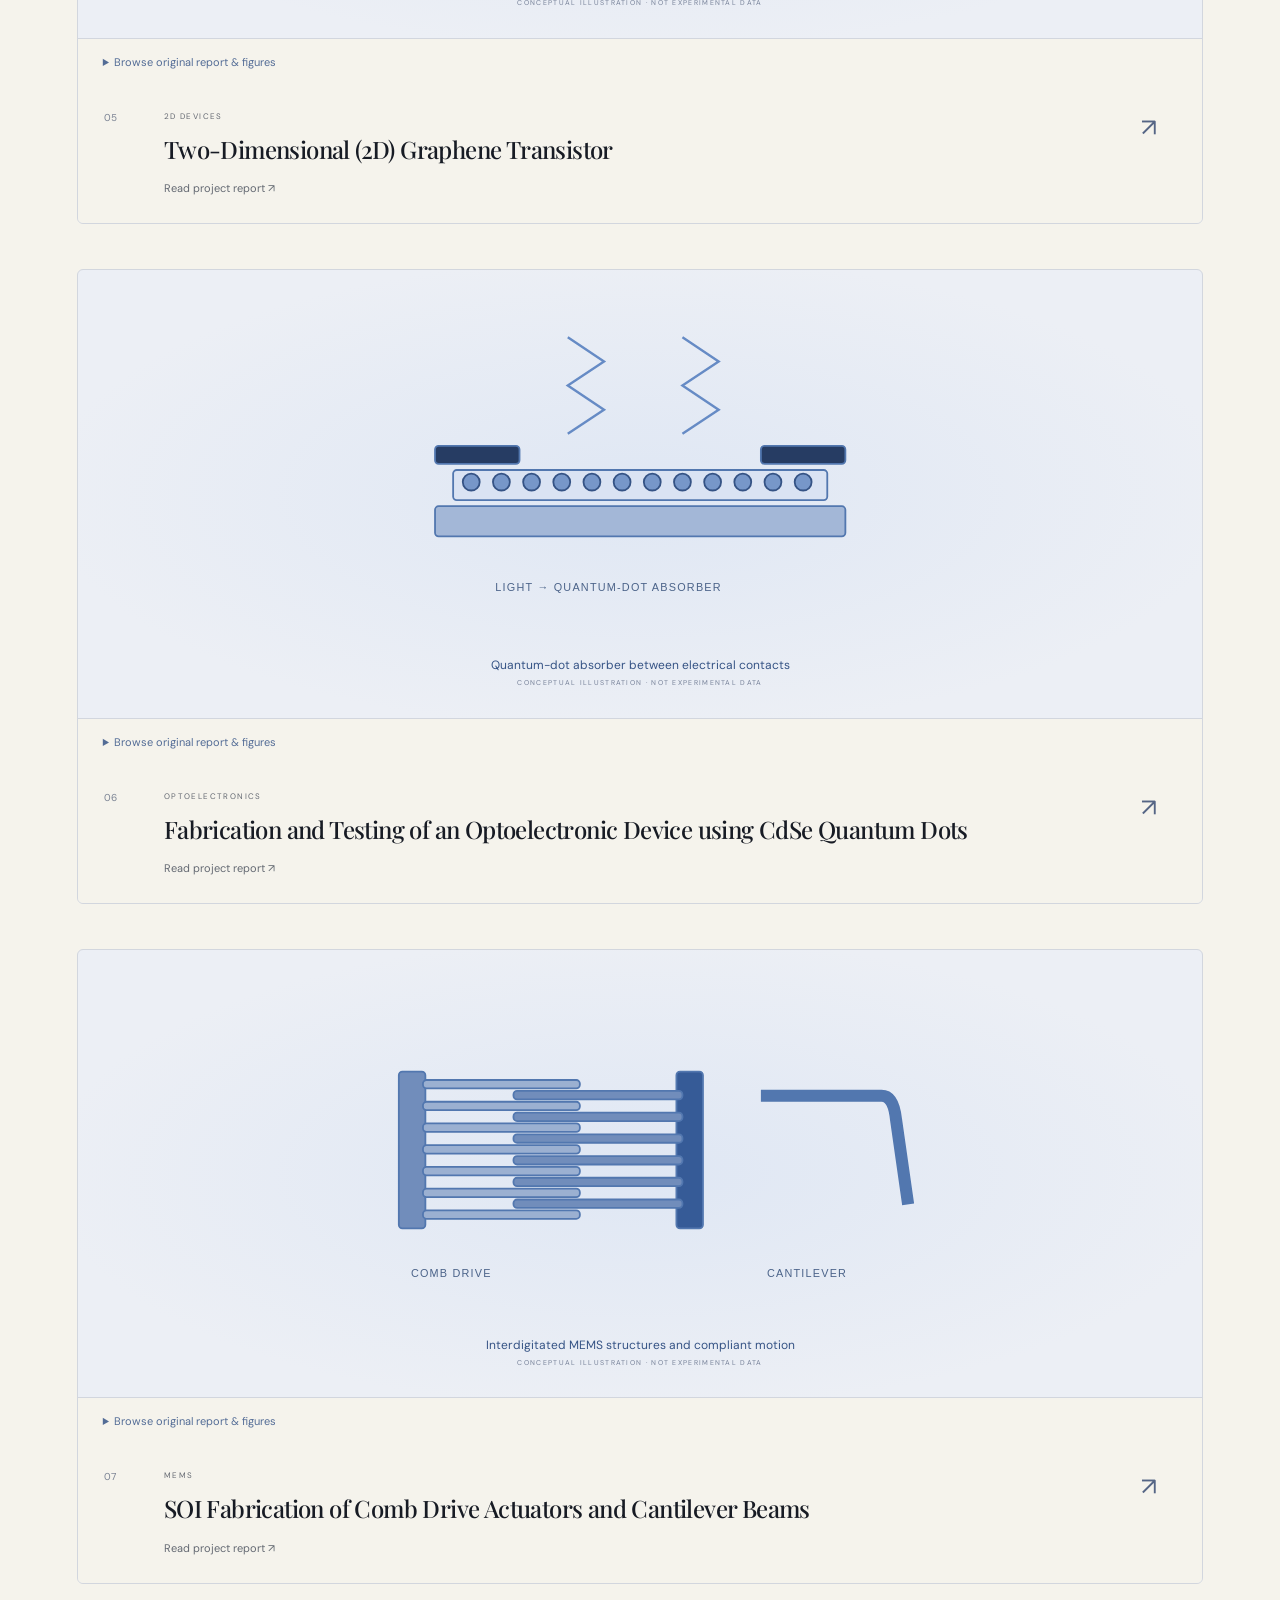
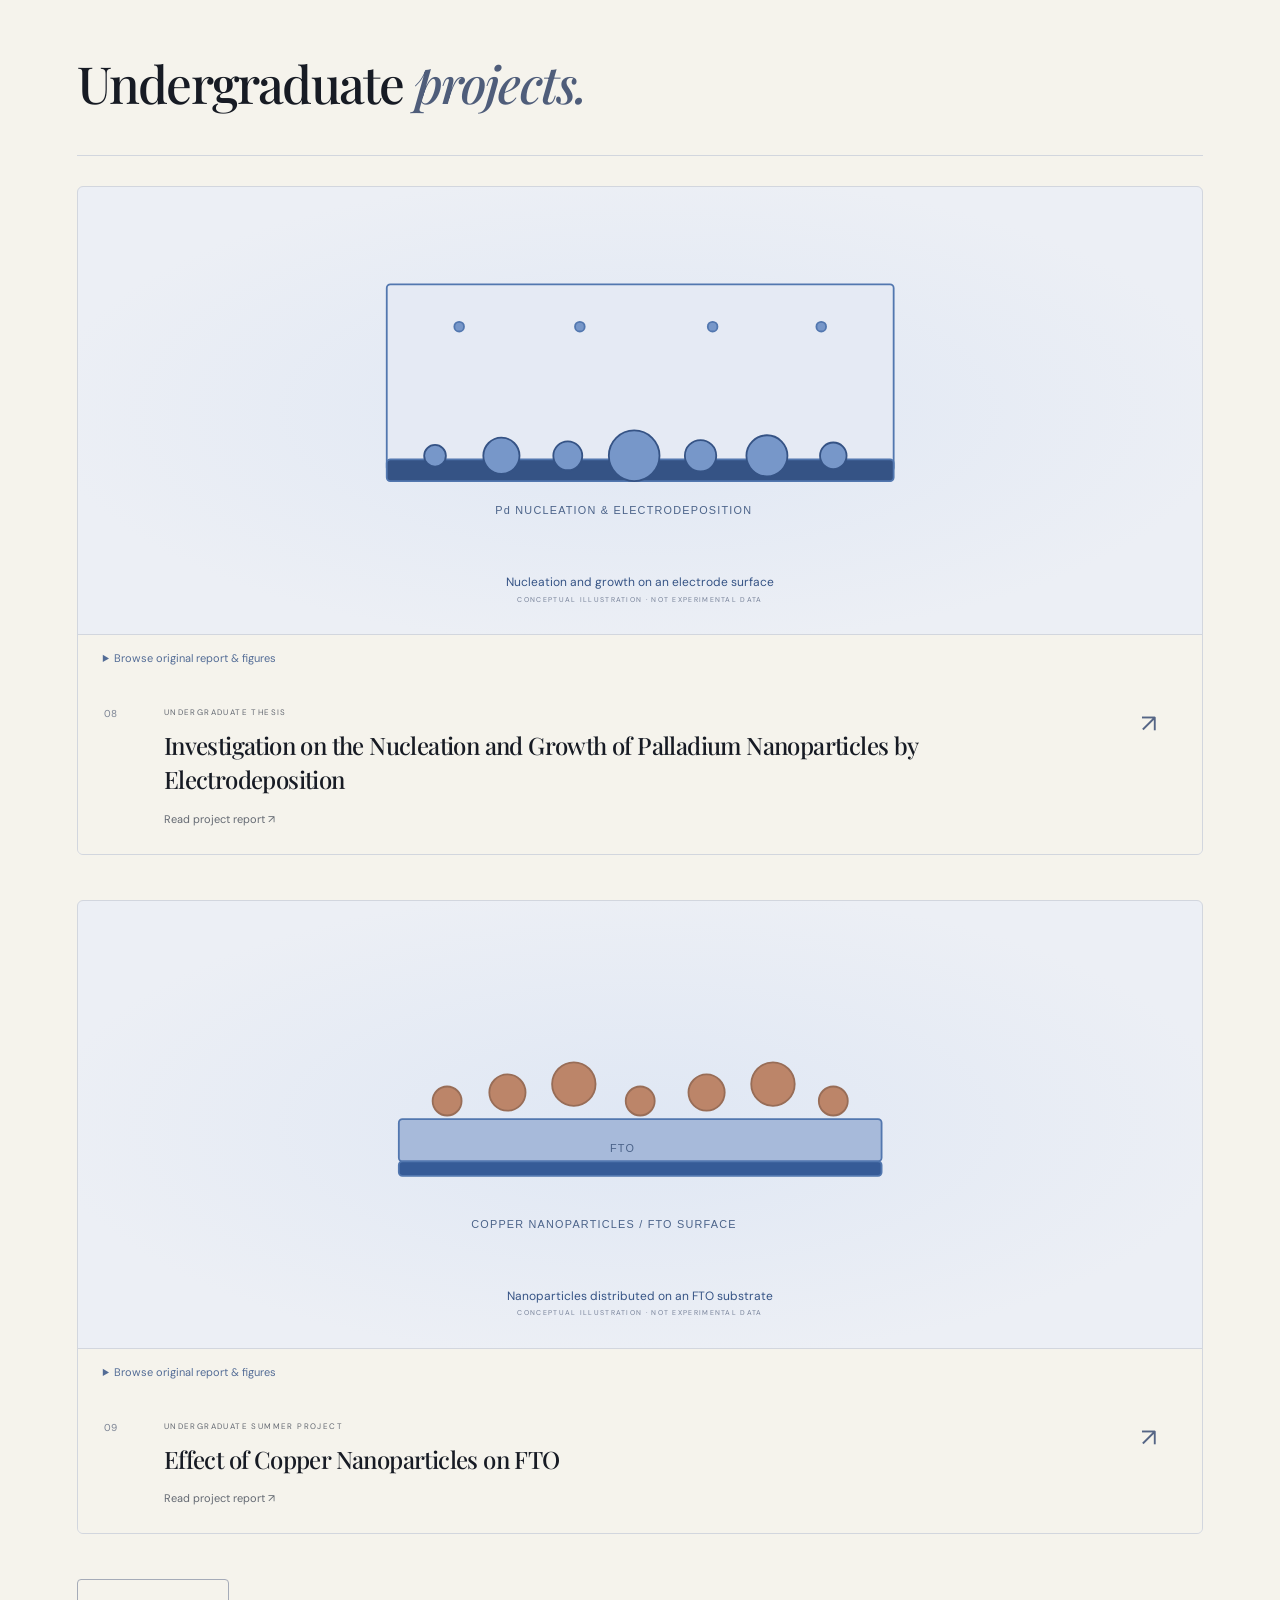
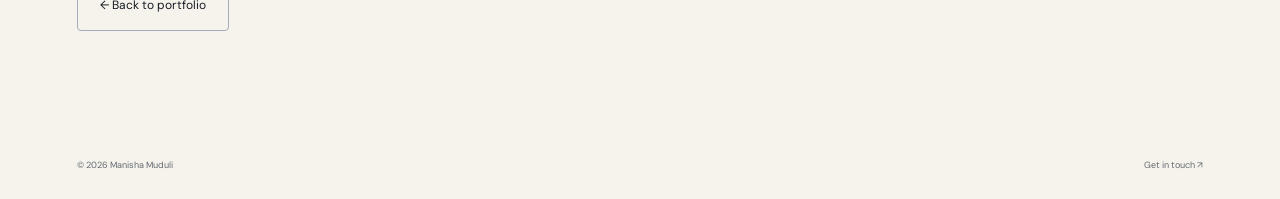
<file: docs/projects.html>
<!doctype html>
<html lang="en"><head><meta charset="utf-8"><meta name="viewport" content="width=device-width, initial-scale=1"><meta name="description" content="Doctoral research by Manisha Muduli: GaAsSb/Si avalanche photodiodes, III–V/silicon integration, Zn diffusion, and original experimental figures."><meta name="theme-color" content="#101319"><title>Projects — Manisha Muduli</title><link rel="stylesheet" href="style.css"></head>
<body><a class="skip" href="index.html#main">Skip to content</a><header><a class="brand" href="index.html#">mm<span>·</span></a><nav aria-label="Main navigation"><a href="index.html#research">Research</a><a href="projects.html" aria-current="page">Projects</a><a href="journey.html">Journey</a><a href="posters.html">Posters</a><a href="index.html#about">About</a><a href="publications.html">Publications</a><a class="nav-contact" href="index.html#contact">Let's connect <span>↗</span></a></nav><details class="quick-menu"><summary aria-label="Open page navigation"><span>Explore</span> <span class="menu-dots" aria-hidden="true"><i></i><i></i><i></i></span></summary><div class="quick-menu-links"><a href="index.html">Home<span>↗</span></a><a href="index.html#about">About me<span>↗</span></a><a href="index.html#contact">Contact<span>↗</span></a><a href="cv.html">CV<span>↗</span></a><a href="journey.html">Journey<span>↗</span></a><a href="news.html">News<span>↗</span></a><a href="posters.html">Poster Presentations<span>↗</span></a><a href="projects.html">Projects<span>↗</span></a><a href="publications.html">Publications<span>↗</span></a><a href="index.html#research">Research<span>↗</span></a></div></details></header>
<main id="main"><section class="section"><div class="section-heading"><p class="eyebrow">RESEARCH / PROJECT ARCHIVE</p><h1>Ideas made<br><em>tangible.</em></h1><p>Selected doctoral research in infrared photodetectors, III–V/silicon integration, and process development—with original figures, my contributions, and what the results show. Earlier academic projects follow below.</p><nav class="project-jumps" aria-label="Featured research"><a href="#apd-design">APD design ↓</a><a href="#iii-v-integration">III–V/Si integration ↓</a><a href="#zinc-diffusion">Zn diffusion ↓</a><a href="#academic-archive">Academic archive ↓</a></nav><button id="figure-motion" class="button outline" aria-pressed="false">Pause illustrations Ⅱ</button></div><article class="research-case" id="apd-design"><div class="case-heading"><p class="eyebrow">01 / DEVICE DESIGN / JUL 2024 – AUG 2026</p><h2>Engineering the GaAsSb/Si avalanche photodiode.</h2><p>Connecting III–V absorption with a silicon device platform for 1.55 µm detection.</p></div><div class="case-layout"><div class="case-story"><h3>The challenge</h3><p>An integrated detector needs control over electric-field distribution, carrier transport, and the heterojunction—not just a compatible absorber.</p><h3>My contribution</h3><p>Optimized SACM structures with TCAD by tuning the absorber, charge, and multiplication layers. Investigated GaAsSb/Si band alignment with XPS and correlated interface conditions with IV/CV behavior.</p><h3>Outcome & learning</h3><p>Identified a conduction-band offset below 0.1 eV and used interface analysis to inform device design and interpretation of electrical behavior.</p><p class="case-methods">Silvaco TCAD · XPS · IV/CV · interface engineering</p><a class="button outline" href="https://doi.org/10.1063/5.0230901" target="_blank" rel="noopener">Related interface paper ↗</a></div><div class="case-figures"><figure class="research-evidence"><a href="assets/research/apd-research-direction.jpg" target="_blank" rel="noopener" aria-label="Open full figure: GaAsSb/Si APD architecture and research direction from the supplied poster"><img src="assets/research/apd-research-direction.jpg" alt="GaAsSb/Si APD architecture and research direction from the supplied poster" loading="lazy" width="804" height="448"></a><figcaption>APD architecture and research direction, presented as future work in the 2025 poster. <a href="assets/posters/2025_0226.pdf" target="_blank" rel="noopener">Source poster ↗</a></figcaption></figure></div></div></article><article class="research-case" id="iii-v-integration"><div class="case-heading"><p class="eyebrow">02 / MATERIALS INTEGRATION / DEC 2023 – APR 2025</p><h2>Bringing an active III–V interface to silicon.</h2><p>Transfer printing antimonide materials onto silicon for short-wave infrared photodetectors.</p></div><div class="case-layout"><div class="case-story"><h3>The challenge</h3><p>Integrating dissimilar semiconductors requires careful control of membrane release, transfer, surface condition, and the interface that carriers cross.</p><h3>My contribution</h3><p>Developed transfer-printing workflows for III–V/Si integration and fabricated heterostructure photodiodes. Combined electrical testing with materials and interface characterization to connect process conditions with device behavior.</p><h3>Outcome & learning</h3><p>Demonstrated an electrically active III–V/Si interface and photoresponse at 1.55 µm. Poster microscopy and electrical data show the fabricated structures and measured response.</p><p class="case-methods">Micro-transfer printing · lithography · thin films · microscopy · IV/CV</p><a class="button outline" href="https://doi.org/10.1063/5.0230901" target="_blank" rel="noopener">Read the interface study ↗</a></div><div class="case-figures"><figure class="research-evidence"><a href="assets/research/transfer-process.jpg" target="_blank" rel="noopener" aria-label="Open full figure: Epitaxial layer release and transfer-printing sequence"><img src="assets/research/transfer-process.jpg" alt="Epitaxial layer release and transfer-printing sequence" loading="lazy" width="993" height="574"></a><figcaption>Process schematic excerpt: patterning, release, and transfer to the silicon target. <a href="assets/posters/2025_0226.pdf" target="_blank" rel="noopener">Source poster ↗</a></figcaption></figure><figure class="research-evidence"><a href="assets/research/device-characterization.jpg" target="_blank" rel="noopener" aria-label="Open full figure: Fabricated devices and current-voltage response under dark and 1550 nm illumination"><img src="assets/research/device-characterization.jpg" alt="Fabricated devices and current-voltage response under dark and 1550 nm illumination" loading="lazy" width="715" height="998"></a><figcaption>Original device images and electrical measurements from the supplied poster. <a href="assets/posters/2025_0226.pdf" target="_blank" rel="noopener">Source poster ↗</a></figcaption></figure></div></div></article><article class="research-case" id="zinc-diffusion"><div class="case-heading"><p class="eyebrow">03 / PROCESS DEVELOPMENT / JUN 2022 – JAN 2024</p><h2>A diffusion route to planar infrared diodes.</h2><p>Using ALD-deposited ZnO as a dopant source in InGaAs/GaAsSb superlattices.</p></div><div class="case-layout"><div class="case-story"><h3>The challenge</h3><p>Planar junction formation calls for control of dopant incorporation while maintaining the superlattice material and understanding both vertical and lateral diffusion.</p><h3>My contribution</h3><p>Varied ZnO thickness, diffusion temperature, and time. Used SIMS to analyze dopant profiles and IV/CV measurements to evaluate junction formation and device behavior.</p><h3>Outcome & learning</h3><p>Confirmed Zn incorporation and PN-junction formation. The study also identified shallow vertical diffusion and wider lateral diffusion, establishing the process limitations and the need for optimization.</p><p class="case-methods">ALD · thermal diffusion · DOE · SIMS · IV/CV · XRD</p><a class="button outline" href="https://arxiv.org/abs/2409.20406" target="_blank" rel="noopener">Read the preprint ↗</a></div><div class="case-figures"><figure class="research-evidence"><a href="assets/research/zinc-diffusion-process.jpg" target="_blank" rel="noopener" aria-label="Open full figure: ALD ZnO deposition, thermal diffusion, and planar diode fabrication sequence"><img src="assets/research/zinc-diffusion-process.jpg" alt="ALD ZnO deposition, thermal diffusion, and planar diode fabrication sequence" loading="lazy" width="926" height="1023"></a><figcaption>Original process schematic from the award-winning Kraus 2023 poster. <a href="assets/posters/2023_0913.pdf" target="_blank" rel="noopener">Source poster ↗</a></figcaption></figure><figure class="research-evidence"><a href="assets/research/diffusion-measurements.jpg" target="_blank" rel="noopener" aria-label="Open full figure: SIMS dopant profiles, capacitance analysis, and current-voltage curves"><img src="assets/research/diffusion-measurements.jpg" alt="SIMS dopant profiles, capacitance analysis, and current-voltage curves" loading="lazy" width="1403" height="471"></a><figcaption>Measured dopant and electrical characteristics from the supplied poster. <a href="assets/posters/2023_0913.pdf" target="_blank" rel="noopener">Source poster ↗</a></figcaption></figure></div></div></article><div id="academic-archive" class="archive-heading"><p class="eyebrow">EARLIER WORK / ACADEMIC ARCHIVE</p><h2>Master’s <em>projects.</em></h2><p>The illustrations below are conceptual; expand each original report for its experimental figures.</p></div><div class="paper-list"><article class="project-visual"><figure class="science-figure" data-palette="1" tabindex="0" aria-label="Interactive scientific illustration. Hover or focus for Violet and amber colors."><svg viewBox="0 0 600 290" role="img" aria-label="Size-tunable InAs quantum dots"><g class="breathe" style="animation-delay:0s"><circle cx="140" cy="125" r="12" class="dot"/><circle cx="140" cy="125" r="29" class="orbit"/><text x="120" y="200">SMALL</text></g><g class="breathe" style="animation-delay:0.5s"><circle cx="300" cy="125" r="19" class="dot"/><circle cx="300" cy="125" r="36" class="orbit"/><text x="280" y="200">MEDIUM</text></g><g class="breathe" style="animation-delay:1s"><circle cx="460" cy="125" r="27" class="dot"/><circle cx="460" cy="125" r="44" class="orbit"/><text x="440" y="200">LARGE</text></g><line x1="115" y1="232" x2="490" y2="232" /><text x="185" y="255">SIZE-TUNABLE QUANTUM DOTS</text></svg><figcaption>Quantum-dot size and infrared optoelectronics<span>CONCEPTUAL ILLUSTRATION · NOT EXPERIMENTAL DATA</span></figcaption></figure><details class="report-details"><summary>Browse original report & figures</summary><div class="project-report"><iframe src="https://drive.google.com/file/d/1PJxCqKV-gcs2JpoEBDn3wl2fo-9FZ4yS/preview" title="Synthesis of Size Tunable InAs Quantum Dots for the Fabrication of SWIR Photodiode — report preview" loading="lazy" allow="fullscreen"></iframe></div></details><a class="paper" href="https://drive.google.com/file/d/1PJxCqKV-gcs2JpoEBDn3wl2fo-9FZ4yS/view" target="_blank" rel="noopener"><span class="paper-number">01</span><div><p>MASTER’S THESIS</p><h3>Synthesis of Size Tunable InAs Quantum Dots for the Fabrication of SWIR Photodiode</h3><small>Read project report ↗</small></div><span class="arrow">↗</span></a></article><article class="project-visual"><figure class="science-figure" data-palette="2" tabindex="0" aria-label="Interactive scientific illustration. Hover or focus for Coral and cobalt colors."><svg viewBox="0 0 600 290" role="img" aria-label="Stress and refractive index in silicon oxide"><path class="bend" d="M100 160 Q300 105 500 160 L500 176 Q300 121 100 176 Z" fill="#6988bf"/><path d="M100 179 Q300 124 500 179"/><line x1="210" y1="35" x2="300" y2="130" class="beam"/><line x1="300" y1="130" x2="390" y2="35" class="beam"/><text x="205" y="220">SiO₂ THIN FILM / Si SUBSTRATE</text><text x="220" y="250">STRESS & OPTICAL RESPONSE</text></svg><figcaption>Thin-film curvature and optical characterization<span>CONCEPTUAL ILLUSTRATION · NOT EXPERIMENTAL DATA</span></figcaption></figure><details class="report-details"><summary>Browse original report & figures</summary><div class="project-report"><iframe src="https://drive.google.com/file/d/1-c5IbqCR6UtvJAoUInFLJLMlkn9YoA1V/preview" title="Stress in Silicon Oxide Thin Films Grown by Dry Thermal Oxidation — Stress and Refractive Index — report preview" loading="lazy" allow="fullscreen"></iframe></div></details><a class="paper" href="https://drive.google.com/file/d/1-c5IbqCR6UtvJAoUInFLJLMlkn9YoA1V/view" target="_blank" rel="noopener"><span class="paper-number">02</span><div><p>THIN-FILM MATERIALS</p><h3>Stress in Silicon Oxide Thin Films Grown by Dry Thermal Oxidation — Stress and Refractive Index</h3><small>Read project report ↗</small></div><span class="arrow">↗</span></a></article><article class="project-visual"><figure class="science-figure" data-palette="3" tabindex="0" aria-label="Interactive scientific illustration. Hover or focus for Amber and red colors."><svg viewBox="0 0 600 290" role="img" aria-label="Dry thermal oxidation furnace"><rect x="85" y="75" width="430" height="125" rx="3" fill="#dde5f3"/><rect x="115" y="98" width="370" height="80" rx="3" fill="#f5f3ec"/><line x1="170" y1="105" x2="170" y2="170" stroke-width="5"/><line x1="220" y1="105" x2="220" y2="170" stroke-width="5"/><line x1="270" y1="105" x2="270" y2="170" stroke-width="5"/><line x1="320" y1="105" x2="320" y2="170" stroke-width="5"/><line x1="370" y1="105" x2="370" y2="170" stroke-width="5"/><line x1="420" y1="105" x2="420" y2="170" stroke-width="5"/><path class="flow" d="M25 137 H570" stroke-dasharray="7 12"/><text x="30" y="110">O₂</text><text x="215" y="235">DRY THERMAL OXIDATION</text><text x="240" y="260">HEATED WAFER BOAT</text></svg><figcaption>Controlled oxide growth in a furnace<span>CONCEPTUAL ILLUSTRATION · NOT EXPERIMENTAL DATA</span></figcaption></figure><details class="report-details"><summary>Browse original report & figures</summary><div class="project-report"><iframe src="https://drive.google.com/file/d/1ew3RisFTgAN-57WFXZAsflw_LVjn_6Dp/preview" title="Stress in Silicon Oxide Thin Films Grown by Dry Thermal Oxidation — Dry Oxide Furnace — report preview" loading="lazy" allow="fullscreen"></iframe></div></details><a class="paper" href="https://drive.google.com/file/d/1ew3RisFTgAN-57WFXZAsflw_LVjn_6Dp/view" target="_blank" rel="noopener"><span class="paper-number">03</span><div><p>THERMAL OXIDATION</p><h3>Stress in Silicon Oxide Thin Films Grown by Dry Thermal Oxidation — Dry Oxide Furnace</h3><small>Read project report ↗</small></div><span class="arrow">↗</span></a></article><article class="project-visual"><figure class="science-figure" data-palette="4" tabindex="0" aria-label="Interactive scientific illustration. Hover or focus for Violet and coral colors."><svg viewBox="0 0 600 290" role="img" aria-label="Block copolymer directed self-assembly"><path class="polymer" style="animation-delay:0s" d="M115 60 q-25 35 0 70 t0 70" stroke="#365b97" stroke-width="20"/><path class="polymer" style="animation-delay:0.15s" d="M173 60 q-25 35 0 70 t0 70" stroke="#a5b9dd" stroke-width="20"/><path class="polymer" style="animation-delay:0.3s" d="M231 60 q-25 35 0 70 t0 70" stroke="#365b97" stroke-width="20"/><path class="polymer" style="animation-delay:0.44999999999999996s" d="M289 60 q-25 35 0 70 t0 70" stroke="#a5b9dd" stroke-width="20"/><path class="polymer" style="animation-delay:0.6s" d="M347 60 q-25 35 0 70 t0 70" stroke="#365b97" stroke-width="20"/><path class="polymer" style="animation-delay:0.75s" d="M405 60 q-25 35 0 70 t0 70" stroke="#a5b9dd" stroke-width="20"/><path class="polymer" style="animation-delay:0.8999999999999999s" d="M463 60 q-25 35 0 70 t0 70" stroke="#365b97" stroke-width="20"/><text x="175" y="250">GUIDED BLOCK-COPOLYMER DOMAINS</text></svg><figcaption>Ordered domains in a guided polymer pattern<span>CONCEPTUAL ILLUSTRATION · NOT EXPERIMENTAL DATA</span></figcaption></figure><details class="report-details"><summary>Browse original report & figures</summary><div class="project-report"><iframe src="https://drive.google.com/file/d/1I8v5v-D2mnxRTNwQ6yG6RWhn1bYDzWEf/preview" title="Directed Self-Assembly of a Block Copolymer in a Research Setting — report preview" loading="lazy" allow="fullscreen"></iframe></div></details><a class="paper" href="https://drive.google.com/file/d/1I8v5v-D2mnxRTNwQ6yG6RWhn1bYDzWEf/view" target="_blank" rel="noopener"><span class="paper-number">04</span><div><p>SELF-ASSEMBLY</p><h3>Directed Self-Assembly of a Block Copolymer in a Research Setting</h3><small>Read project report ↗</small></div><span class="arrow">↗</span></a></article><article class="project-visual"><figure class="science-figure" data-palette="5" tabindex="0" aria-label="Interactive scientific illustration. Hover or focus for Cyan and violet colors."><svg viewBox="0 0 600 290" role="img" aria-label="Two-dimensional graphene transistor"><path d="M140 56 l14 8 v16 l-14 8 -14 -8 v-16 Z" fill="none"/><path d="M187 56 l14 8 v16 l-14 8 -14 -8 v-16 Z" fill="none"/><path d="M234 56 l14 8 v16 l-14 8 -14 -8 v-16 Z" fill="none"/><path d="M281 56 l14 8 v16 l-14 8 -14 -8 v-16 Z" fill="none"/><path d="M328 56 l14 8 v16 l-14 8 -14 -8 v-16 Z" fill="none"/><path d="M375 56 l14 8 v16 l-14 8 -14 -8 v-16 Z" fill="none"/><path d="M422 56 l14 8 v16 l-14 8 -14 -8 v-16 Z" fill="none"/><path d="M163 84 l14 8 v16 l-14 8 -14 -8 v-16 Z" fill="none"/><path d="M210 84 l14 8 v16 l-14 8 -14 -8 v-16 Z" fill="none"/><path d="M257 84 l14 8 v16 l-14 8 -14 -8 v-16 Z" fill="none"/><path d="M304 84 l14 8 v16 l-14 8 -14 -8 v-16 Z" fill="none"/><path d="M351 84 l14 8 v16 l-14 8 -14 -8 v-16 Z" fill="none"/><path d="M398 84 l14 8 v16 l-14 8 -14 -8 v-16 Z" fill="none"/><path d="M445 84 l14 8 v16 l-14 8 -14 -8 v-16 Z" fill="none"/><path d="M140 112 l14 8 v16 l-14 8 -14 -8 v-16 Z" fill="none"/><path d="M187 112 l14 8 v16 l-14 8 -14 -8 v-16 Z" fill="none"/><path d="M234 112 l14 8 v16 l-14 8 -14 -8 v-16 Z" fill="none"/><path d="M281 112 l14 8 v16 l-14 8 -14 -8 v-16 Z" fill="none"/><path d="M328 112 l14 8 v16 l-14 8 -14 -8 v-16 Z" fill="none"/><path d="M375 112 l14 8 v16 l-14 8 -14 -8 v-16 Z" fill="none"/><path d="M422 112 l14 8 v16 l-14 8 -14 -8 v-16 Z" fill="none"/><path d="M163 140 l14 8 v16 l-14 8 -14 -8 v-16 Z" fill="none"/><path d="M210 140 l14 8 v16 l-14 8 -14 -8 v-16 Z" fill="none"/><path d="M257 140 l14 8 v16 l-14 8 -14 -8 v-16 Z" fill="none"/><path d="M304 140 l14 8 v16 l-14 8 -14 -8 v-16 Z" fill="none"/><path d="M351 140 l14 8 v16 l-14 8 -14 -8 v-16 Z" fill="none"/><path d="M398 140 l14 8 v16 l-14 8 -14 -8 v-16 Z" fill="none"/><path d="M445 140 l14 8 v16 l-14 8 -14 -8 v-16 Z" fill="none"/><path d="M140 168 l14 8 v16 l-14 8 -14 -8 v-16 Z" fill="none"/><path d="M187 168 l14 8 v16 l-14 8 -14 -8 v-16 Z" fill="none"/><path d="M234 168 l14 8 v16 l-14 8 -14 -8 v-16 Z" fill="none"/><path d="M281 168 l14 8 v16 l-14 8 -14 -8 v-16 Z" fill="none"/><path d="M328 168 l14 8 v16 l-14 8 -14 -8 v-16 Z" fill="none"/><path d="M375 168 l14 8 v16 l-14 8 -14 -8 v-16 Z" fill="none"/><path d="M422 168 l14 8 v16 l-14 8 -14 -8 v-16 Z" fill="none"/><rect x="80" y="85" width="52" height="100" rx="3" fill="#8ba4cf"/><rect x="485" y="85" width="52" height="100" rx="3" fill="#8ba4cf"/><rect x="215" y="205" width="170" height="15" rx="3" fill="#263c63"/><circle cx="155" cy="130" r="5" class="carrier"/><text x="76" y="65">SOURCE</text><text x="483" y="65">DRAIN</text><text x="280" y="250">GATE</text></svg><figcaption>Graphene lattice, source, drain, and gate<span>CONCEPTUAL ILLUSTRATION · NOT EXPERIMENTAL DATA</span></figcaption></figure><details class="report-details"><summary>Browse original report & figures</summary><div class="project-report"><iframe src="https://drive.google.com/file/d/13ArbVE1rDODUVrflve7ZJxGdQJNRDZxe/preview" title="Two-Dimensional (2D) Graphene Transistor — report preview" loading="lazy" allow="fullscreen"></iframe></div></details><a class="paper" href="https://drive.google.com/file/d/13ArbVE1rDODUVrflve7ZJxGdQJNRDZxe/view" target="_blank" rel="noopener"><span class="paper-number">05</span><div><p>2D DEVICES</p><h3>Two-Dimensional (2D) Graphene Transistor</h3><small>Read project report ↗</small></div><span class="arrow">↗</span></a></article><article class="project-visual"><figure class="science-figure" data-palette="6" tabindex="0" aria-label="Interactive scientific illustration. Hover or focus for Amber and magenta colors."><svg viewBox="0 0 600 290" role="img" aria-label="CdSe quantum-dot optoelectronic device"><rect x="130" y="175" width="340" height="25" rx="3" fill="#a3b7d7"/><rect x="145" y="145" width="310" height="25" rx="3" fill="#dae3f3"/><circle cx="160" cy="155" r="7" class="dot breathe" style="animation-delay:0s"/><circle cx="185" cy="155" r="7" class="dot breathe" style="animation-delay:0.1s"/><circle cx="210" cy="155" r="7" class="dot breathe" style="animation-delay:0.2s"/><circle cx="235" cy="155" r="7" class="dot breathe" style="animation-delay:0.30000000000000004s"/><circle cx="260" cy="155" r="7" class="dot breathe" style="animation-delay:0.4s"/><circle cx="285" cy="155" r="7" class="dot breathe" style="animation-delay:0.5s"/><circle cx="310" cy="155" r="7" class="dot breathe" style="animation-delay:0.6000000000000001s"/><circle cx="335" cy="155" r="7" class="dot breathe" style="animation-delay:0.7000000000000001s"/><circle cx="360" cy="155" r="7" class="dot breathe" style="animation-delay:0.8s"/><circle cx="385" cy="155" r="7" class="dot breathe" style="animation-delay:0.9s"/><circle cx="410" cy="155" r="7" class="dot breathe" style="animation-delay:1s"/><circle cx="435" cy="155" r="7" class="dot breathe" style="animation-delay:1.1s"/><rect x="130" y="125" width="70" height="15" rx="3" fill="#263c63"/><rect x="400" y="125" width="70" height="15" rx="3" fill="#263c63"/><path class="beam" d="M240 35 l30 20 -30 20 30 20 -30 20 M335 35 l30 20 -30 20 30 20 -30 20"/><text x="180" y="245">LIGHT → QUANTUM-DOT ABSORBER</text></svg><figcaption>Quantum-dot absorber between electrical contacts<span>CONCEPTUAL ILLUSTRATION · NOT EXPERIMENTAL DATA</span></figcaption></figure><details class="report-details"><summary>Browse original report & figures</summary><div class="project-report"><iframe src="https://drive.google.com/file/d/1DybfSoWCdi3UpJHGdfv_fn-12k9fxZAG/preview" title="Fabrication and Testing of an Optoelectronic Device using CdSe Quantum Dots — report preview" loading="lazy" allow="fullscreen"></iframe></div></details><a class="paper" href="https://drive.google.com/file/d/1DybfSoWCdi3UpJHGdfv_fn-12k9fxZAG/view" target="_blank" rel="noopener"><span class="paper-number">06</span><div><p>OPTOELECTRONICS</p><h3>Fabrication and Testing of an Optoelectronic Device using CdSe Quantum Dots</h3><small>Read project report ↗</small></div><span class="arrow">↗</span></a></article><article class="project-visual"><figure class="science-figure" data-palette="7" tabindex="0" aria-label="Interactive scientific illustration. Hover or focus for Cobalt and coral colors."><svg viewBox="0 0 600 290" role="img" aria-label="SOI comb-drive actuators and cantilever beams"><rect x="100" y="80" width="22" height="130" rx="3" fill="#718dbb"/><rect x="120" y="87" width="130" height="7" rx="3" fill="#9bb0d1"/><rect x="120" y="105" width="130" height="7" rx="3" fill="#9bb0d1"/><rect x="120" y="123" width="130" height="7" rx="3" fill="#9bb0d1"/><rect x="120" y="141" width="130" height="7" rx="3" fill="#9bb0d1"/><rect x="120" y="159" width="130" height="7" rx="3" fill="#9bb0d1"/><rect x="120" y="177" width="130" height="7" rx="3" fill="#9bb0d1"/><rect x="120" y="195" width="130" height="7" rx="3" fill="#9bb0d1"/><g class="comb"><rect x="330" y="80" width="22" height="130" rx="3" fill="#365b97"/><rect x="195" y="96" width="140" height="7" rx="3" fill="#718dbb"/><rect x="195" y="114" width="140" height="7" rx="3" fill="#718dbb"/><rect x="195" y="132" width="140" height="7" rx="3" fill="#718dbb"/><rect x="195" y="150" width="140" height="7" rx="3" fill="#718dbb"/><rect x="195" y="168" width="140" height="7" rx="3" fill="#718dbb"/><rect x="195" y="186" width="140" height="7" rx="3" fill="#718dbb"/></g><path class="bend" d="M400 100 h100 q10 0 12 20 l10 70" stroke-width="10"/><text x="110" y="250">COMB DRIVE</text><text x="405" y="250">CANTILEVER</text></svg><figcaption>Interdigitated MEMS structures and compliant motion<span>CONCEPTUAL ILLUSTRATION · NOT EXPERIMENTAL DATA</span></figcaption></figure><details class="report-details"><summary>Browse original report & figures</summary><div class="project-report"><iframe src="https://drive.google.com/file/d/1kDiJeMODxjM-SSzf-o9-77rn_8fCxr5G/preview" title="SOI Fabrication of Comb Drive Actuators and Cantilever Beams — report preview" loading="lazy" allow="fullscreen"></iframe></div></details><a class="paper" href="https://drive.google.com/file/d/1kDiJeMODxjM-SSzf-o9-77rn_8fCxr5G/view" target="_blank" rel="noopener"><span class="paper-number">07</span><div><p>MEMS</p><h3>SOI Fabrication of Comb Drive Actuators and Cantilever Beams</h3><small>Read project report ↗</small></div><span class="arrow">↗</span></a></article></div><h2 style="margin-top:70px">Undergraduate <em>projects.</em></h2><div class="paper-list"><article class="project-visual"><figure class="science-figure" data-palette="8" tabindex="0" aria-label="Interactive scientific illustration. Hover or focus for Silver and violet colors."><svg viewBox="0 0 600 290" role="img" aria-label="Palladium nanoparticle electrodeposition"><rect x="90" y="60" width="420" height="155" rx="3" fill="#e5eaf4"/><rect x="90" y="205" width="420" height="18" rx="3" fill="#355385"/><circle cx="130" cy="202" r="9" class="dot breathe" style="animation-delay:0s"/><circle cx="185" cy="202" r="15" class="dot breathe" style="animation-delay:0.2s"/><circle cx="240" cy="202" r="12" class="dot breathe" style="animation-delay:0.4s"/><circle cx="295" cy="202" r="21" class="dot breathe" style="animation-delay:0.6000000000000001s"/><circle cx="350" cy="202" r="13" class="dot breathe" style="animation-delay:0.8s"/><circle cx="405" cy="202" r="17" class="dot breathe" style="animation-delay:1s"/><circle cx="460" cy="202" r="11" class="dot breathe" style="animation-delay:1.2000000000000002s"/><circle cx="150" cy="95" r="4" class="deposit" style="animation-delay:0s"/><circle cx="250" cy="95" r="4" class="deposit" style="animation-delay:0.5s"/><circle cx="360" cy="95" r="4" class="deposit" style="animation-delay:1s"/><circle cx="450" cy="95" r="4" class="deposit" style="animation-delay:1.5s"/><text x="180" y="250">Pd NUCLEATION & ELECTRODEPOSITION</text></svg><figcaption>Nucleation and growth on an electrode surface<span>CONCEPTUAL ILLUSTRATION · NOT EXPERIMENTAL DATA</span></figcaption></figure><details class="report-details"><summary>Browse original report & figures</summary><div class="project-report"><iframe src="https://drive.google.com/file/d/18ICmNLn5XL8BttCDeYOnBQDx6bw41HtO/preview" title="Investigation on the Nucleation and Growth of Palladium Nanoparticles by Electrodeposition — report preview" loading="lazy" allow="fullscreen"></iframe></div></details><a class="paper" href="https://drive.google.com/file/d/18ICmNLn5XL8BttCDeYOnBQDx6bw41HtO/view" target="_blank" rel="noopener"><span class="paper-number">08</span><div><p>UNDERGRADUATE THESIS</p><h3>Investigation on the Nucleation and Growth of Palladium Nanoparticles by Electrodeposition</h3><small>Read project report ↗</small></div><span class="arrow">↗</span></a></article><article class="project-visual"><figure class="science-figure" data-palette="9" tabindex="0" aria-label="Interactive scientific illustration. Hover or focus for Copper and cobalt colors."><svg viewBox="0 0 600 290" role="img" aria-label="Copper nanoparticles on fluorine-doped tin oxide"><rect x="100" y="160" width="400" height="35" rx="3" fill="#a7bada"/><rect x="100" y="195" width="400" height="12" rx="3" fill="#365b97"/><circle cx="140" cy="145" r="12" class="copper breathe" style="animation-delay:0s"/><circle cx="190" cy="138" r="15" class="copper breathe" style="animation-delay:0.2s"/><circle cx="245" cy="131" r="18" class="copper breathe" style="animation-delay:0.4s"/><circle cx="300" cy="145" r="12" class="copper breathe" style="animation-delay:0.6000000000000001s"/><circle cx="355" cy="138" r="15" class="copper breathe" style="animation-delay:0.8s"/><circle cx="410" cy="131" r="18" class="copper breathe" style="animation-delay:1s"/><circle cx="460" cy="145" r="12" class="copper breathe" style="animation-delay:1.2000000000000002s"/><text x="275" y="187">FTO</text><text x="160" y="250">COPPER NANOPARTICLES / FTO SURFACE</text></svg><figcaption>Nanoparticles distributed on an FTO substrate<span>CONCEPTUAL ILLUSTRATION · NOT EXPERIMENTAL DATA</span></figcaption></figure><details class="report-details"><summary>Browse original report & figures</summary><div class="project-report"><iframe src="https://drive.google.com/file/d/1SJvdgNWu8o4ZeHve1yeqttBsvw7UjtDO/preview" title="Effect of Copper Nanoparticles on FTO — report preview" loading="lazy" allow="fullscreen"></iframe></div></details><a class="paper" href="https://drive.google.com/file/d/1SJvdgNWu8o4ZeHve1yeqttBsvw7UjtDO/view" target="_blank" rel="noopener"><span class="paper-number">09</span><div><p>UNDERGRADUATE SUMMER PROJECT</p><h3>Effect of Copper Nanoparticles on FTO</h3><small>Read project report ↗</small></div><span class="arrow">↗</span></a></article></div><a class="button outline" href="index.html">← Back to portfolio</a></section></main><footer><span>© 2026 Manisha Muduli</span><a href="mailto:manisharmuduli@gmail.com">Get in touch ↗</a></footer><script src="projects.js"></script><script src="navigation.js"></script></body></html>
</file>
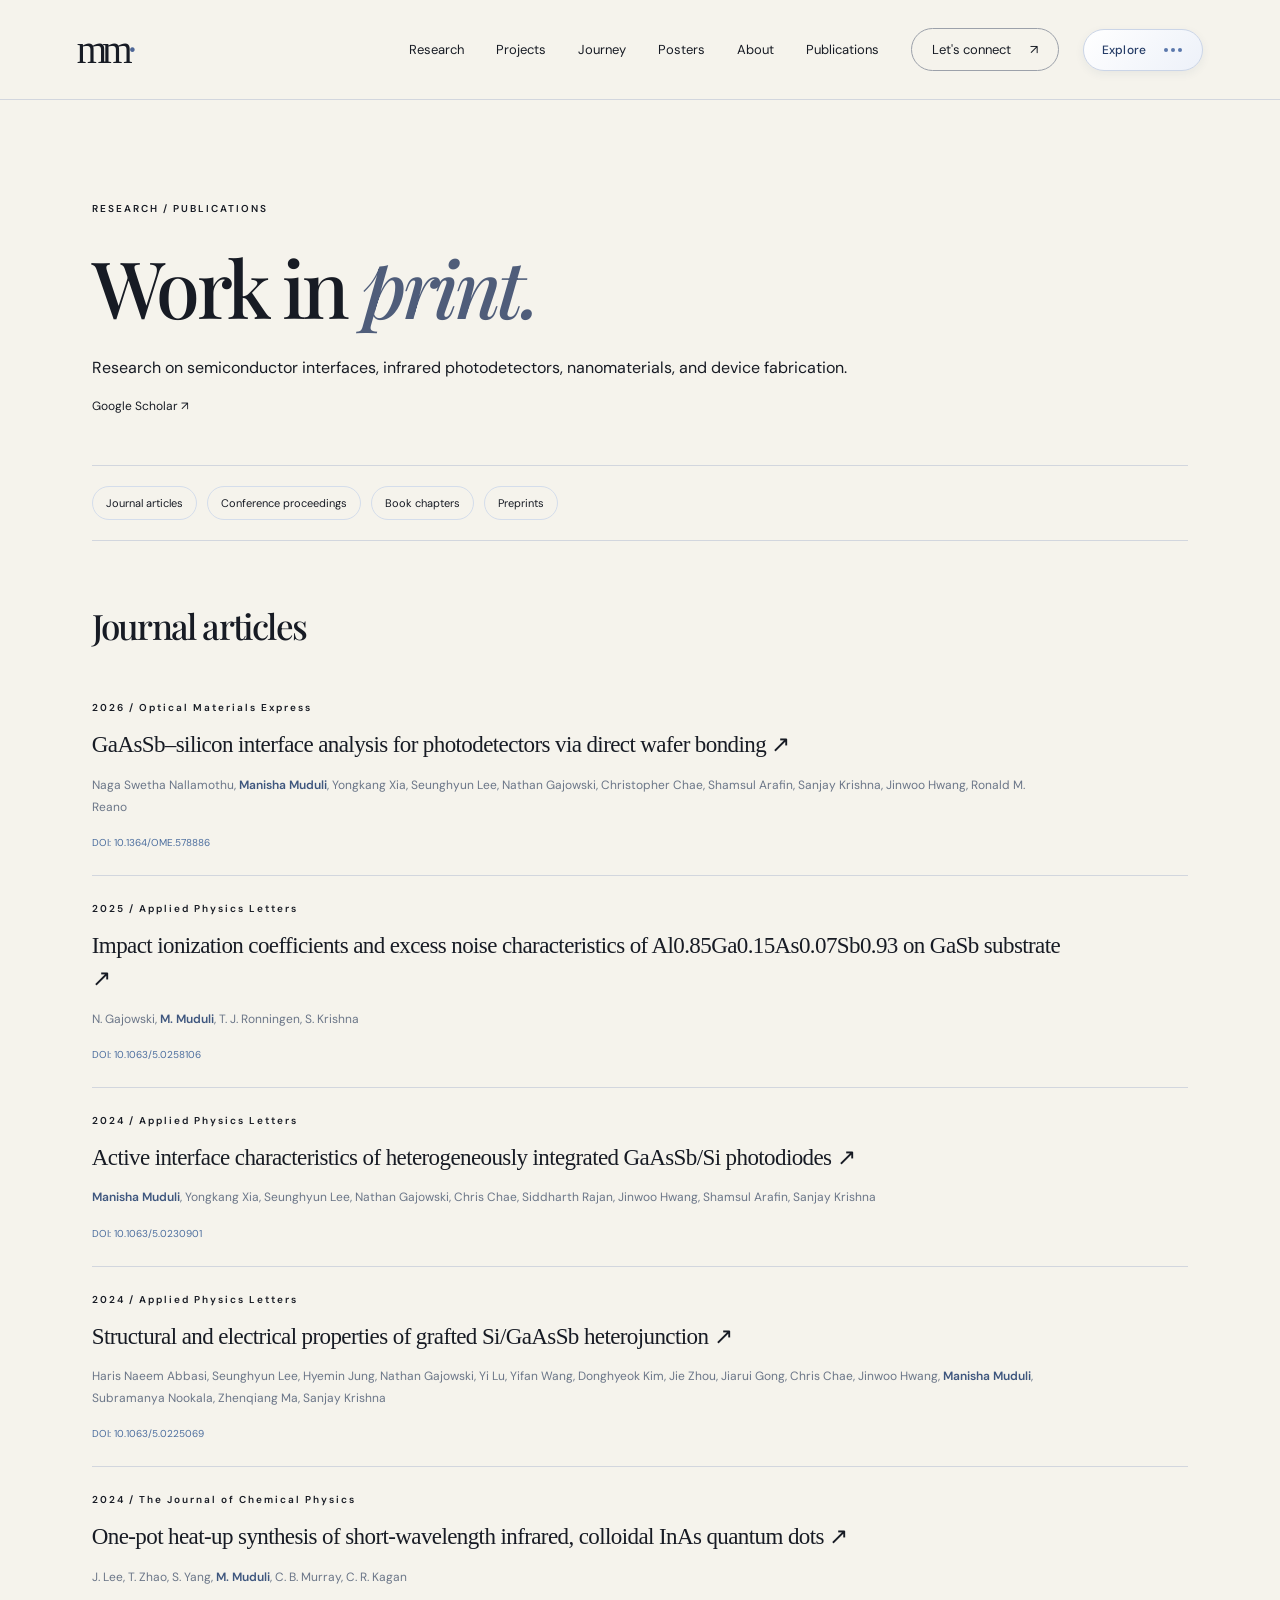
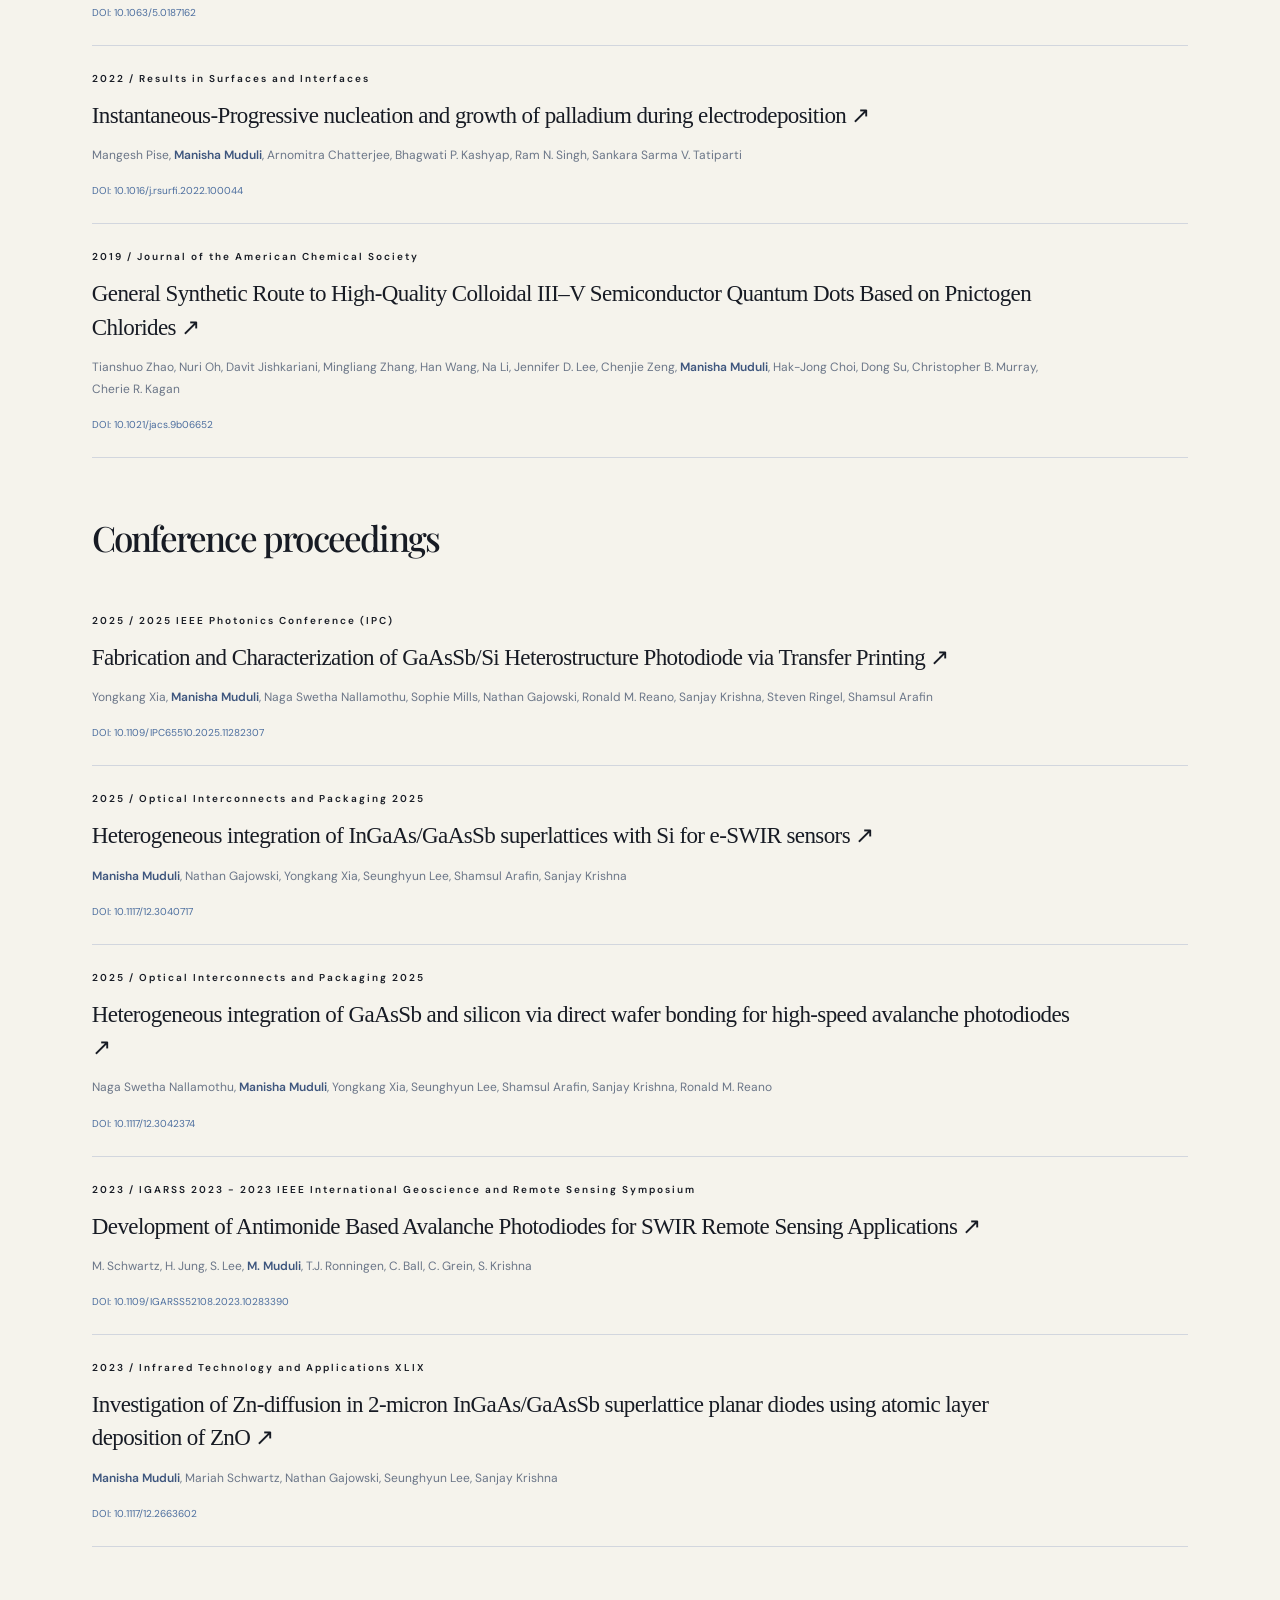
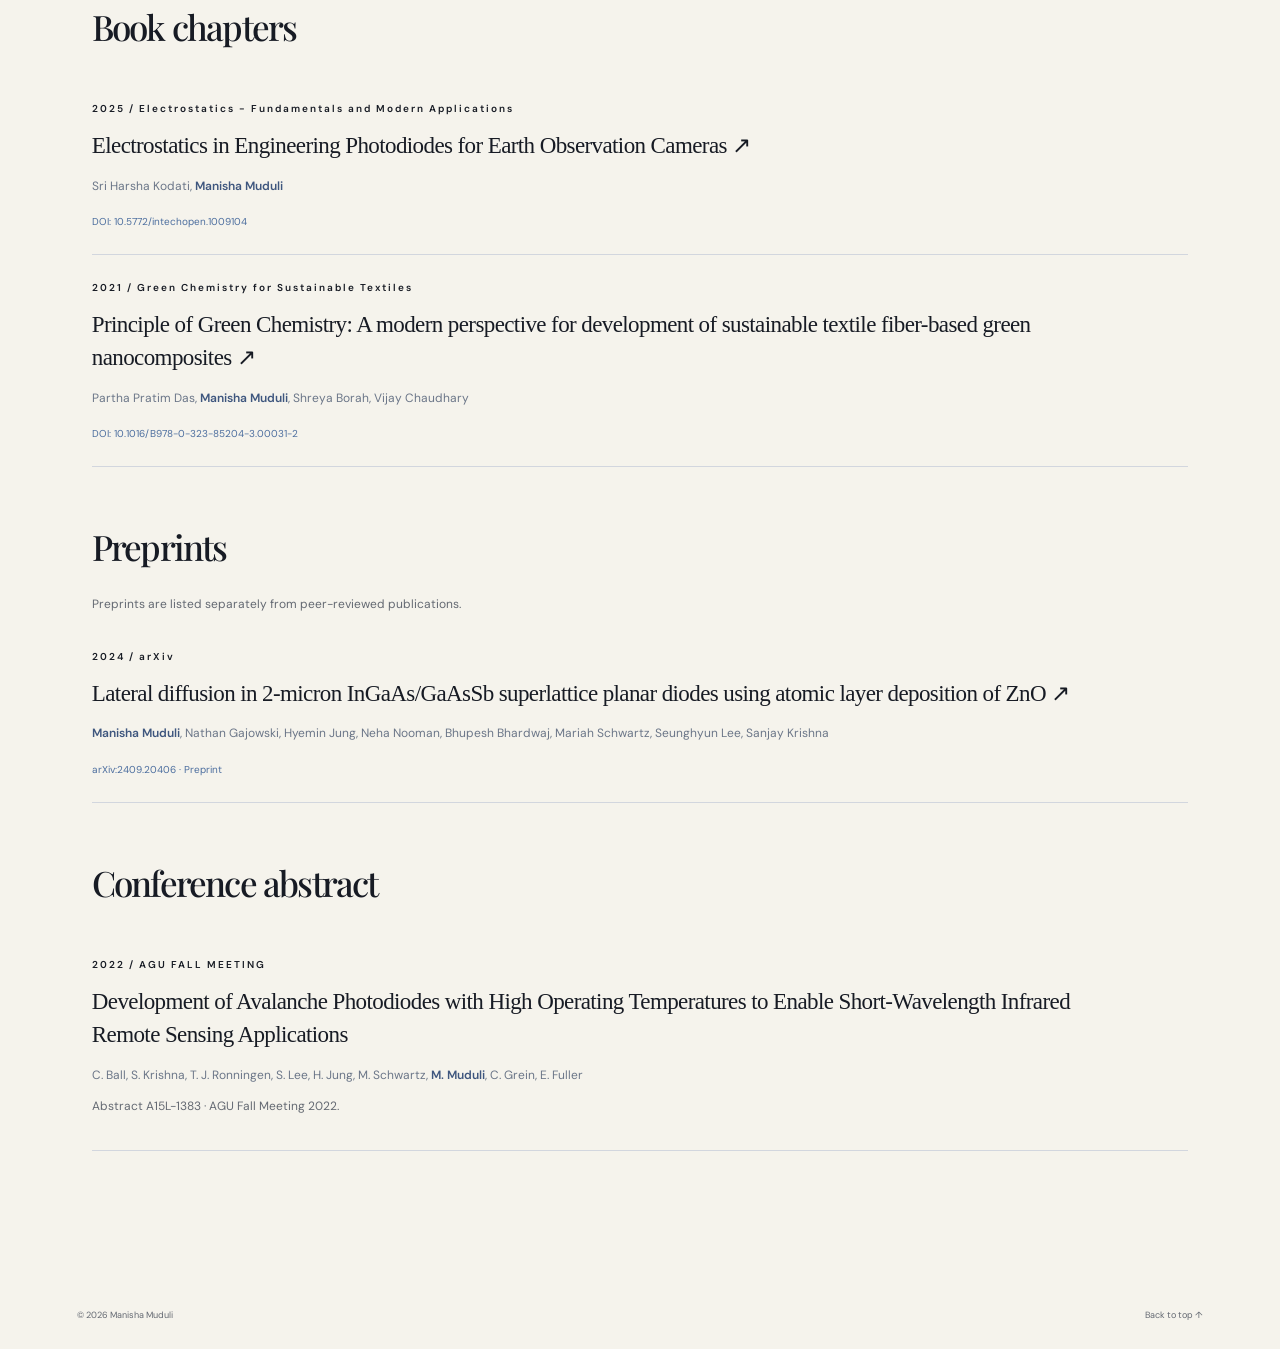
<file: docs/publications.html>
<!doctype html>
<html lang="en"><head><meta charset="utf-8"><meta name="viewport" content="width=device-width, initial-scale=1"><meta name="description" content="Journal articles, conference proceedings, book chapters, and preprints by Manisha Muduli, with publisher DOI links."><meta name="theme-color" content="#101319"><title>Publications — Manisha Muduli</title><link rel="stylesheet" href="style.css"></head>
<body><a class="skip" href="index.html#main">Skip to content</a><header><a class="brand" href="index.html#">mm<span>·</span></a><nav aria-label="Main navigation"><a href="index.html#research">Research</a><a href="projects.html">Projects</a><a href="journey.html">Journey</a><a href="posters.html">Posters</a><a href="index.html#about">About</a><a href="publications.html" aria-current="page">Publications</a><a class="nav-contact" href="index.html#contact">Let's connect <span>↗</span></a></nav><details class="quick-menu"><summary aria-label="Open page navigation"><span>Explore</span> <span class="menu-dots" aria-hidden="true"><i></i><i></i><i></i></span></summary><div class="quick-menu-links"><a href="index.html">Home<span>↗</span></a><a href="index.html#about">About me<span>↗</span></a><a href="index.html#contact">Contact<span>↗</span></a><a href="cv.html">CV<span>↗</span></a><a href="journey.html">Journey<span>↗</span></a><a href="news.html">News<span>↗</span></a><a href="posters.html">Poster Presentations<span>↗</span></a><a href="projects.html">Projects<span>↗</span></a><a href="publications.html">Publications<span>↗</span></a><a href="index.html#research">Research<span>↗</span></a></div></details></header>
<main id="main"><section class="section publication-page"><div class="section-heading"><p class="eyebrow">RESEARCH / PUBLICATIONS</p><h1 class="single-line-title">Work in <em>print.</em></h1><p>Research on semiconductor interfaces, infrared photodetectors, nanomaterials, and device fabrication.</p><a class="text-link" href="https://scholar.google.com/citations?user=A17pXQsAAAAJ" target="_blank" rel="noopener">Google Scholar ↗</a></div><nav class="cv-index" aria-label="Publication categories"><a href="#journals">Journal articles</a><a href="#proceedings">Conference proceedings</a><a href="#chapters">Book chapters</a><a href="#preprints">Preprints</a></nav><section class="publication-group" id="journals"><h2>Journal articles</h2><article class="publication-entry"><p class="eyebrow">2026 / Optical Materials Express</p><h3><a href="https://doi.org/10.1364/ome.578886" target="_blank" rel="noopener">GaAsSb–silicon interface analysis for photodetectors via direct wafer bonding ↗</a></h3><p class="publication-authors">Naga Swetha Nallamothu, <strong>Manisha Muduli</strong>, Yongkang Xia, Seunghyun Lee, Nathan Gajowski, Christopher Chae, Shamsul Arafin, Sanjay Krishna, Jinwoo Hwang, Ronald M. Reano</p><a class="publication-doi" href="https://doi.org/10.1364/ome.578886" target="_blank" rel="noopener">DOI: 10.1364/OME.578886</a></article><article class="publication-entry"><p class="eyebrow">2025 / Applied Physics Letters</p><h3><a href="https://doi.org/10.1063/5.0258106" target="_blank" rel="noopener">Impact ionization coefficients and excess noise characteristics of Al0.85Ga0.15As0.07Sb0.93 on GaSb substrate ↗</a></h3><p class="publication-authors">N. Gajowski, <strong>M. Muduli</strong>, T. J. Ronningen, S. Krishna</p><a class="publication-doi" href="https://doi.org/10.1063/5.0258106" target="_blank" rel="noopener">DOI: 10.1063/5.0258106</a></article><article class="publication-entry"><p class="eyebrow">2024 / Applied Physics Letters</p><h3><a href="https://doi.org/10.1063/5.0230901" target="_blank" rel="noopener">Active interface characteristics of heterogeneously integrated GaAsSb/Si photodiodes ↗</a></h3><p class="publication-authors"><strong>Manisha Muduli</strong>, Yongkang Xia, Seunghyun Lee, Nathan Gajowski, Chris Chae, Siddharth Rajan, Jinwoo Hwang, Shamsul Arafin, Sanjay Krishna</p><a class="publication-doi" href="https://doi.org/10.1063/5.0230901" target="_blank" rel="noopener">DOI: 10.1063/5.0230901</a></article><article class="publication-entry"><p class="eyebrow">2024 / Applied Physics Letters</p><h3><a href="https://doi.org/10.1063/5.0225069" target="_blank" rel="noopener">Structural and electrical properties of grafted Si/GaAsSb heterojunction ↗</a></h3><p class="publication-authors">Haris Naeem Abbasi, Seunghyun Lee, Hyemin Jung, Nathan Gajowski, Yi Lu, Yifan Wang, Donghyeok Kim, Jie Zhou, Jiarui Gong, Chris Chae, Jinwoo Hwang, <strong>Manisha Muduli</strong>, Subramanya Nookala, Zhenqiang Ma, Sanjay Krishna</p><a class="publication-doi" href="https://doi.org/10.1063/5.0225069" target="_blank" rel="noopener">DOI: 10.1063/5.0225069</a></article><article class="publication-entry"><p class="eyebrow">2024 / The Journal of Chemical Physics</p><h3><a href="https://doi.org/10.1063/5.0187162" target="_blank" rel="noopener">One-pot heat-up synthesis of short-wavelength infrared, colloidal InAs quantum dots ↗</a></h3><p class="publication-authors">J. Lee, T. Zhao, S. Yang, <strong>M. Muduli</strong>, C. B. Murray, C. R. Kagan</p><a class="publication-doi" href="https://doi.org/10.1063/5.0187162" target="_blank" rel="noopener">DOI: 10.1063/5.0187162</a></article><article class="publication-entry"><p class="eyebrow">2022 / Results in Surfaces and Interfaces</p><h3><a href="https://doi.org/10.1016/j.rsurfi.2022.100044" target="_blank" rel="noopener">Instantaneous-Progressive nucleation and growth of palladium during electrodeposition ↗</a></h3><p class="publication-authors">Mangesh Pise, <strong>Manisha Muduli</strong>, Arnomitra Chatterjee, Bhagwati P. Kashyap, Ram N. Singh, Sankara Sarma V. Tatiparti</p><a class="publication-doi" href="https://doi.org/10.1016/j.rsurfi.2022.100044" target="_blank" rel="noopener">DOI: 10.1016/j.rsurfi.2022.100044</a></article><article class="publication-entry"><p class="eyebrow">2019 / Journal of the American Chemical Society</p><h3><a href="https://doi.org/10.1021/jacs.9b06652" target="_blank" rel="noopener">General Synthetic Route to High-Quality Colloidal III–V Semiconductor Quantum Dots Based on Pnictogen Chlorides ↗</a></h3><p class="publication-authors">Tianshuo Zhao, Nuri Oh, Davit Jishkariani, Mingliang Zhang, Han Wang, Na Li, Jennifer D. Lee, Chenjie Zeng, <strong>Manisha Muduli</strong>, Hak-Jong Choi, Dong Su, Christopher B. Murray, Cherie R. Kagan</p><a class="publication-doi" href="https://doi.org/10.1021/jacs.9b06652" target="_blank" rel="noopener">DOI: 10.1021/jacs.9b06652</a></article></section><section class="publication-group" id="proceedings"><h2>Conference proceedings</h2><article class="publication-entry"><p class="eyebrow">2025 / 2025 IEEE Photonics Conference (IPC)</p><h3><a href="https://doi.org/10.1109/ipc65510.2025.11282307" target="_blank" rel="noopener">Fabrication and Characterization of GaAsSb/Si Heterostructure Photodiode via Transfer Printing ↗</a></h3><p class="publication-authors">Yongkang Xia, <strong>Manisha Muduli</strong>, Naga Swetha Nallamothu, Sophie Mills, Nathan Gajowski, Ronald M. Reano, Sanjay Krishna, Steven Ringel, Shamsul Arafin</p><a class="publication-doi" href="https://doi.org/10.1109/ipc65510.2025.11282307" target="_blank" rel="noopener">DOI: 10.1109/IPC65510.2025.11282307</a></article><article class="publication-entry"><p class="eyebrow">2025 / Optical Interconnects and Packaging 2025</p><h3><a href="https://doi.org/10.1117/12.3040717" target="_blank" rel="noopener">Heterogeneous integration of InGaAs/GaAsSb superlattices with Si for e-SWIR sensors ↗</a></h3><p class="publication-authors"><strong>Manisha Muduli</strong>, Nathan Gajowski, Yongkang Xia, Seunghyun Lee, Shamsul Arafin, Sanjay Krishna</p><a class="publication-doi" href="https://doi.org/10.1117/12.3040717" target="_blank" rel="noopener">DOI: 10.1117/12.3040717</a></article><article class="publication-entry"><p class="eyebrow">2025 / Optical Interconnects and Packaging 2025</p><h3><a href="https://doi.org/10.1117/12.3042374" target="_blank" rel="noopener">Heterogeneous integration of GaAsSb and silicon via direct wafer bonding for high-speed avalanche photodiodes ↗</a></h3><p class="publication-authors">Naga Swetha Nallamothu, <strong>Manisha Muduli</strong>, Yongkang Xia, Seunghyun Lee, Shamsul Arafin, Sanjay Krishna, Ronald M. Reano</p><a class="publication-doi" href="https://doi.org/10.1117/12.3042374" target="_blank" rel="noopener">DOI: 10.1117/12.3042374</a></article><article class="publication-entry"><p class="eyebrow">2023 / IGARSS 2023 - 2023 IEEE International Geoscience and Remote Sensing Symposium</p><h3><a href="https://doi.org/10.1109/igarss52108.2023.10283390" target="_blank" rel="noopener">Development of Antimonide Based Avalanche Photodiodes for SWIR Remote Sensing Applications ↗</a></h3><p class="publication-authors">M. Schwartz, H. Jung, S. Lee, <strong>M. Muduli</strong>, T.J. Ronningen, C. Ball, C. Grein, S. Krishna</p><a class="publication-doi" href="https://doi.org/10.1109/igarss52108.2023.10283390" target="_blank" rel="noopener">DOI: 10.1109/IGARSS52108.2023.10283390</a></article><article class="publication-entry"><p class="eyebrow">2023 / Infrared Technology and Applications XLIX</p><h3><a href="https://doi.org/10.1117/12.2663602" target="_blank" rel="noopener">Investigation of Zn-diffusion in 2-micron InGaAs/GaAsSb superlattice planar diodes using atomic layer deposition of ZnO ↗</a></h3><p class="publication-authors"><strong>Manisha Muduli</strong>, Mariah Schwartz, Nathan Gajowski, Seunghyun Lee, Sanjay Krishna</p><a class="publication-doi" href="https://doi.org/10.1117/12.2663602" target="_blank" rel="noopener">DOI: 10.1117/12.2663602</a></article></section><section class="publication-group" id="chapters"><h2>Book chapters</h2><article class="publication-entry"><p class="eyebrow">2025 / Electrostatics - Fundamentals and Modern Applications</p><h3><a href="https://doi.org/10.5772/intechopen.1009104" target="_blank" rel="noopener">Electrostatics in Engineering Photodiodes for Earth Observation Cameras ↗</a></h3><p class="publication-authors">Sri Harsha Kodati, <strong>Manisha Muduli</strong></p><a class="publication-doi" href="https://doi.org/10.5772/intechopen.1009104" target="_blank" rel="noopener">DOI: 10.5772/intechopen.1009104</a></article><article class="publication-entry"><p class="eyebrow">2021 / Green Chemistry for Sustainable Textiles</p><h3><a href="https://doi.org/10.1016/b978-0-323-85204-3.00031-2" target="_blank" rel="noopener">Principle of Green Chemistry: A modern perspective for development of sustainable textile fiber-based green nanocomposites ↗</a></h3><p class="publication-authors">Partha Pratim Das, <strong>Manisha Muduli</strong>, Shreya Borah, Vijay Chaudhary</p><a class="publication-doi" href="https://doi.org/10.1016/b978-0-323-85204-3.00031-2" target="_blank" rel="noopener">DOI: 10.1016/B978-0-323-85204-3.00031-2</a></article></section><section class="publication-group" id="preprints"><h2>Preprints</h2><p class="cv-note">Preprints are listed separately from peer-reviewed publications.</p><article class="publication-entry"><p class="eyebrow">2024 / arXiv</p><h3><a href="https://arxiv.org/abs/2409.20406" target="_blank" rel="noopener">Lateral diffusion in 2-micron InGaAs/GaAsSb superlattice planar diodes using atomic layer deposition of ZnO ↗</a></h3><p class="publication-authors"><strong>Manisha Muduli</strong>, Nathan Gajowski, Hyemin Jung, Neha Nooman, Bhupesh Bhardwaj, Mariah Schwartz, Seunghyun Lee, Sanjay Krishna</p><a class="publication-doi" href="https://arxiv.org/abs/2409.20406" target="_blank" rel="noopener">arXiv:2409.20406 · Preprint</a></article></section><section class="publication-group"><h2>Conference abstract</h2><article class="publication-entry"><p class="eyebrow">2022 / AGU FALL MEETING</p><h3>Development of Avalanche Photodiodes with High Operating Temperatures to Enable Short-Wavelength Infrared Remote Sensing Applications</h3><p class="publication-authors">C. Ball, S. Krishna, T. J. Ronningen, S. Lee, H. Jung, M. Schwartz, <strong>M. Muduli</strong>, C. Grein, E. Fuller</p><p class="cv-note">Abstract A15L-1383 · AGU Fall Meeting 2022.</p></article></section></section></main><footer><span>© 2026 Manisha Muduli</span><a href="#main">Back to top ↑</a></footer><script src="navigation.js"></script></body></html>
</file>
<file: docs/style.css>
@import url('https://fonts.googleapis.com/css2?family=DM+Sans:wght@400;500;600;700&family=Playfair+Display:ital,wght@0,500;0,600;1,500&display=swap');
:root{--bg:#f5f3ec;--ink:#171b24;--muted:#646972;--blue:#2d3e60;--line:#d2d6de;--accent:#94b0e8}*{box-sizing:border-box}html{scroll-behavior:smooth;scroll-padding-top:100px}body{margin:0;background:var(--bg);color:var(--ink);font-family:'DM Sans',Arial,sans-serif}a{color:inherit;text-decoration:none}button{font:inherit;cursor:pointer}a:focus-visible,button:focus-visible{outline:3px solid #4665a3;outline-offset:6px}.skip{position:fixed;top:-80px;background:white;padding:15px;z-index:10}.skip:focus{top:5px}header{max-width:1400px;margin:auto;height:100px;padding:0 6%;display:flex;align-items:center;justify-content:space-between;border-bottom:1px solid var(--line)}.brand{font-family:Georgia,serif;font-size:39px;letter-spacing:-5px}.brand span{color:#4f6797}nav{display:flex;gap:32px;align-items:center;font-size:13px}nav a:hover,.text-link:hover{color:#3d5990}.nav-contact{border:1px solid #9ca1aa;border-radius:30px;padding:12px 20px}.nav-contact span{margin-left:16px}.hero{position:relative;max-width:1400px;min-height:760px;margin:auto;display:grid;grid-template-columns:1.1fr 1fr;padding:80px 6% 95px;gap:20px;align-items:center}.eyebrow{font-size:10px;letter-spacing:2px;font-weight:600;line-height:1.7}.status{display:inline-block;width:6px;height:6px;border-radius:50%;background:#506794;margin-right:8px}h1,h2,h3,p{margin-top:0}h1{font-family:'Playfair Display',Georgia,serif;font-weight:500;font-size:clamp(50px,5.5vw,79px);line-height:1.09;letter-spacing:-3.8px;margin:27px 0}em{font-weight:500;color:#4f5d7a}h2{font-family:'Playfair Display',Georgia,serif;font-weight:500;font-size:clamp(36px,4vw,53px);line-height:1.15;letter-spacing:-1.8px}h3{font-weight:500;letter-spacing:-.6px}.intro{max-width:435px;color:var(--muted);font-size:16px;line-height:1.8}.actions{display:flex;align-items:center;gap:26px;margin:30px 0 42px}.button{display:inline-flex;gap:26px;align-items:center;background:var(--ink);color:var(--bg);padding:17px 22px;border-radius:4px;font-size:12px}.button:hover{background:var(--blue)}.text-link{font-size:12px}.hero-note{font-size:11px;color:var(--muted);line-height:2}.hero-note strong{color:var(--ink)}.hero-note span{display:block;font-size:9px;letter-spacing:.6px}.visual{height:500px;position:relative;background:radial-gradient(ellipse,#d8deeb 0,transparent 68%)}canvas{width:100%;height:100%;display:block}.visual-top{position:absolute;left:25px;top:22px;font-size:8px;letter-spacing:1.6px;color:#626875}.visual-bottom{position:absolute;bottom:25px;left:25px;right:25px;display:flex;justify-content:space-between;font-size:8px;letter-spacing:1px;color:var(--muted)}.visual-bottom i{display:inline-block;width:5px;height:5px;background:#607aae;border-radius:50%;margin-right:6px}.visual-bottom button{background:none;border:0;font-size:9px;color:var(--muted)}.scroll-note{position:absolute;bottom:25px;left:6%;font-size:8px;letter-spacing:2px}.scroll-note span{margin-left:20px}.discipline{background:var(--ink);color:#d6dbe4;display:flex;justify-content:center;align-items:center;gap:55px;padding:25px;font-size:9px;letter-spacing:2px}.discipline b{font-size:20px;color:var(--accent);font-weight:400}.section{padding:100px 6%;max-width:1400px;margin:auto}.section-heading{max-width:650px;margin-bottom:50px}.section-heading>p:last-child{max-width:460px;color:var(--muted);font-size:14px;line-height:1.8}.section-heading .eyebrow{margin-bottom:22px}.research-grid{display:grid;grid-template-columns:repeat(3,1fr);gap:20px}.research-card{padding:25px;border:1px solid var(--line);border-radius:5px;transition:transform .3s,box-shadow .3s}.research-card:hover{transform:translateY(-7px);box-shadow:0 15px 40px #1d26370c}.research-card h3{font-size:23px;line-height:1.25;margin:14px 0}.research-card>p:not(.eyebrow){font-size:12px;color:var(--muted);line-height:1.9;min-height:115px}.tag{display:inline-block;font-size:8px;padding:7px 9px;border:1px solid var(--line);border-radius:20px}.diagram{height:170px;position:relative;margin-bottom:35px;overflow:hidden;background:#e4e8f0;border-radius:3px}.layers i{position:absolute;left:24%;top:40px;width:53%;height:65px;transform:rotate(-25deg) skewX(30deg);border:1px solid #525f7a;background:#a1b1d0;box-shadow:7px 7px 0 #8b9bbc}.layers i:nth-child(2){top:61px;background:#717d94;z-index:2}.layers i:nth-child(3){top:82px;background:#323c4f;z-index:3}.layers span,.layers small{position:absolute;font-size:8px;right:12px;top:45px}.layers small{top:125px}.wave svg{width:100%;height:100%}.wave path{fill:none;stroke:#586c94;stroke-width:1.4}.wave rect{fill:#384358;opacity:.85}.wave .output{stroke:#384358}.wafer>div{position:absolute;width:130px;height:130px;border:2px solid #52617e;border-radius:50%;top:13px;left:calc(50% - 65px);transform:rotateX(35deg) rotate(-25deg);background:repeating-linear-gradient(0deg,transparent 0 17px,#566a92 18px 19px),repeating-linear-gradient(90deg,#b2c0dd 0 17px,#566a92 18px 19px);box-shadow:5px 7px 0 #6d7d9e}.wafer>span{position:absolute;font-size:7px;bottom:10px;right:12px;letter-spacing:1px}.about{display:grid;grid-template-columns:1fr 1.2fr;gap:80px;border-top:1px solid var(--line);border-bottom:1px solid var(--line)}.about .eyebrow{margin-bottom:25px}.about-body{padding-top:40px}.about-body p{font-size:14px;line-height:1.95;color:var(--muted)}.about-body .large-copy{font-size:22px;color:var(--ink);line-height:1.6}.about-mark{height:150px;width:150px;border:1px solid #a5b1c9;display:flex;align-items:center;justify-content:center;border-radius:50%;font-family:Georgia,serif;font-size:70px;color:#586784;margin-top:45px;position:relative}.about-mark span{font-family:Arial;font-size:35px;position:absolute;right:-15px;top:10px;background:var(--bg)}.about-links{display:flex;flex-wrap:wrap;gap:25px;font-size:11px;border-top:1px solid var(--line);padding-top:25px;margin-top:28px}.paper-list{border-top:1px solid var(--line);margin-bottom:35px}.paper{display:grid;grid-template-columns:40px 1fr 35px;gap:20px;border-bottom:1px solid var(--line);padding:30px 0;transition:padding .25s,background .25s}.paper:hover{padding-left:15px;background:#e4e8f1}.paper-number{font-size:10px;color:#7a8293}.paper p{font-size:8px;letter-spacing:1.4px;color:var(--muted);margin-bottom:12px}.paper h3{font-family:'Playfair Display',Georgia,serif;font-size:23px;max-width:850px;line-height:1.4;margin-bottom:10px}.paper small{font-size:11px;color:var(--muted)}.arrow{font-size:25px;color:#556585}.outline{background:transparent;color:var(--ink);border:1px solid #a5abb8}.outline:hover{color:white}.contact{background:var(--ink);color:#e8ecf3;max-width:none;padding:85px max(6%,calc((100vw - 1230px)/2));position:relative}.contact em{color:var(--accent)}.contact>p:not(.eyebrow){color:#acb1ba;font-size:13px}.contact .eyebrow{color:#b8bfcc;margin-bottom:25px}.email{display:inline-flex;align-items:center;gap:40px;font-family:'Playfair Display',Georgia,serif;font-size:clamp(20px,3.2vw,41px);border-bottom:1px solid #646f84;padding:15px 0;margin:15px 0 30px}.email span{color:var(--accent)}.contact-links{display:flex;gap:30px;font-size:11px;color:#bcc2ce}.contact-links button{background:none;border:0;color:inherit;font-size:11px;padding:0}footer{display:flex;justify-content:space-between;padding:28px 6%;font-size:9px;color:var(--muted);gap:20px}::selection{background:#94b0e8;color:#171b24}@media(min-width:1500px){.hero{min-height:800px}}@media(max-width:850px){header{height:80px}.hero{grid-template-columns:1fr;padding-top:50px;padding-bottom:60px}.hero-copy{max-width:600px}.visual{height:420px;margin-top:-15px}h1{font-size:64px}.hero-note{margin-bottom:0}.discipline{gap:20px;font-size:7px;letter-spacing:1px}.research-grid{grid-template-columns:1fr}.research-card{display:grid;grid-template-columns:1fr 1fr;column-gap:25px}.diagram{grid-row:1/5;height:230px;margin:0}.research-card>p:not(.eyebrow){min-height:0}.tag{justify-self:start}.about{gap:35px;grid-template-columns:.8fr 1.2fr}.section{padding-top:70px;padding-bottom:70px}}@media(max-width:540px){nav{gap:16px;font-size:10px}.nav-contact{display:none}.hero{padding-top:35px}h1{font-size:52px;letter-spacing:-2.7px}.eyebrow{font-size:8px;letter-spacing:1.4px}.intro{font-size:14px}.actions{gap:20px}.button{padding:15px;font-size:11px;gap:18px}.visual{height:340px;margin-top:10px}.visual-top{left:10px}.visual-bottom{left:10px;right:10px}.discipline{gap:13px;font-size:6px;padding:19px 10px}.discipline b{font-size:13px}.research-card{display:block}.diagram{height:180px;margin-bottom:25px}.research-card>p:not(.eyebrow){min-height:0}.about{grid-template-columns:1fr;gap:0}.about-mark{display:none}.about-body{padding-top:0}.about-body .large-copy{font-size:20px}.paper{grid-template-columns:20px 1fr 20px;gap:10px}.paper h3{font-size:20px}.paper p{font-size:7px}.contact-links{gap:25px}footer{flex-wrap:wrap;font-size:8px}footer>span:nth-child(2){display:none}}@media(prefers-reduced-motion:reduce){html{scroll-behavior:auto}*{transition:none!important}}

.project-visual{margin:30px 0 45px;border:1px solid var(--line);border-radius:6px;overflow:hidden;background:#eceff5}.project-report{padding:22px;background:linear-gradient(135deg,#e5eaf3,#f5f3ec)}.project-report iframe{display:block;width:100%;height:560px;border:0;border-radius:3px;background:white}.project-visual .paper{padding:26px;background:var(--bg);border:0}.project-visual .paper:hover{background:#e9edf5}.project-visual .paper h3{font-size:24px}@media(max-width:540px){.project-report{padding:10px}.project-report iframe{height:430px}.project-visual .paper{padding:20px 12px}.project-visual .paper h3{font-size:20px}}

.science-figure{margin:0;padding:25px 35px 18px;background:radial-gradient(ellipse at center,#dfe7f4,transparent 75%);color:#355385}.science-figure svg{display:block;width:100%;height:auto;max-height:350px;fill:none;stroke:#5277af;stroke-width:1.5}.science-figure text{fill:#4b6389;stroke:none;font:9px Arial;letter-spacing:1px}.science-figure .dot{fill:#7797c9;stroke:#355385}.science-figure .orbit{stroke-dasharray:2 5;opacity:.5}.science-figure .beam{stroke:#668bc5;stroke-width:2;animation:glimmer 3s ease-in-out infinite}.science-figure .copper{fill:#bc8569;stroke:#986d57}.science-figure figcaption{font-size:12px;text-align:center;margin:10px 0;line-height:1.8}.science-figure figcaption span{display:block;font-size:7px;letter-spacing:1.3px;color:#768198}.breathe{transform-box:fill-box;transform-origin:center;animation:breathe 4s ease-in-out infinite}.flow{animation:flow 2s linear infinite}.comb{animation:comb 3s ease-in-out infinite}.carrier{fill:#7a9dd7;animation:carrier 4s linear infinite}.deposit{fill:#7797c9;animation:deposit 3s infinite}.polymer{animation:glimmer 4s ease-in-out infinite}.report-details{background:var(--bg);border-top:1px solid var(--line)}.report-details summary{cursor:pointer;padding:16px 25px;font-size:11px;color:#536c96}.illustrations-paused .science-figure *{animation-play-state:paused!important}#figure-motion{margin:10px 0 15px}@keyframes breathe{50%{opacity:.65;transform:scale(1.06)}}@keyframes flow{to{stroke-dashoffset:-38}}@keyframes glimmer{50%{opacity:.4}}@keyframes comb{50%{transform:translateX(10px)}}@keyframes carrier{to{transform:translateX(320px)}}@keyframes deposit{0%{transform:translateY(0);opacity:0}20%{opacity:1}90%,100%{transform:translateY(95px);opacity:0}}@media(prefers-reduced-motion:reduce){.science-figure *{animation:none!important}}@media(max-width:540px){.science-figure{padding:15px 8px}.science-figure figcaption{font-size:10px}}

/* Project-specific color on hover, keyboard focus, and touch. */
.science-figure{--tone:#7654cc;--pop:#e9a445;--wash:#eee5ff;--soft:#c2b1eb;transition:background-color .45s,box-shadow .45s}.science-figure svg *{transition:fill .45s,stroke .45s,filter .45s}.science-figure:focus-visible{outline:2px solid var(--tone);outline-offset:-4px}.science-figure:is(:hover,:focus){background-color:var(--wash);box-shadow:inset 0 0 70px #ffffff70}.science-figure:is(:hover,:focus) svg{stroke:var(--tone)}.science-figure:is(:hover,:focus) svg [fill]:not([fill="none"]){fill:var(--soft)}.science-figure:is(:hover,:focus) svg [stroke]:not([stroke="none"]){stroke:var(--tone)}.science-figure:is(:hover,:focus) svg .dot{fill:var(--pop);stroke:var(--tone);filter:drop-shadow(0 0 5px color-mix(in srgb,var(--pop) 45%,transparent))}.science-figure:is(:hover,:focus) svg .orbit{stroke:var(--tone)}.science-figure:is(:hover,:focus) svg .beam,.science-figure:is(:hover,:focus) svg .flow{stroke:var(--pop);filter:drop-shadow(0 0 3px var(--pop))}.science-figure:is(:hover,:focus) svg .polymer:nth-child(even){stroke:var(--pop)}.science-figure:is(:hover,:focus) svg .polymer:nth-child(odd){stroke:var(--tone)}.science-figure:is(:hover,:focus) svg .carrier,.science-figure:is(:hover,:focus) svg .deposit{fill:var(--pop)}.science-figure:is(:hover,:focus) svg .copper{fill:#d68b4c;stroke:#a85e32}.science-figure:is(:hover,:focus) svg text{fill:#3b405b;stroke:none}.science-figure:is(:hover,:focus) figcaption{color:#34435d}
.science-figure[data-palette="1"]{--tone:#7654cc;--pop:#e9a445;--wash:#eee5ff;--soft:#c2b1eb}
.science-figure[data-palette="2"]{--tone:#345bb0;--pop:#e57c66;--wash:#fcebe5;--soft:#a9bce8}
.science-figure[data-palette="3"]{--tone:#ae4b3b;--pop:#edaf44;--wash:#fff0dc;--soft:#efc793}
.science-figure[data-palette="4"]{--tone:#7853bd;--pop:#ed8c88;--wash:#f3e9fa;--soft:#c4b1e6}
.science-figure[data-palette="5"]{--tone:#6a4bc4;--pop:#29b6cf;--wash:#e7f3fc;--soft:#a9d8ec}
.science-figure[data-palette="6"]{--tone:#a54a98;--pop:#ecb34d;--wash:#f7e9f4;--soft:#dab4d6}
.science-figure[data-palette="7"]{--tone:#3557ac;--pop:#ed8970;--wash:#e9effd;--soft:#a1b7e2}
.science-figure[data-palette="8"]{--tone:#7750ab;--pop:#c7a968;--wash:#f0ebf8;--soft:#b9b5d1}
.science-figure[data-palette="9"]{--tone:#365ca9;--pop:#d68b4c;--wash:#f8eee5;--soft:#b2c3e1}
@media(hover:none){.science-figure:focus{background-color:var(--wash)}}

.about-portrait{margin:35px 0 0;max-width:340px}.about-portrait img{display:block;width:100%;height:auto;aspect-ratio:689/1033;object-fit:cover;border-radius:5px;border:1px solid var(--line);box-shadow:12px 12px 0 #e2e7f0}.about-portrait figcaption{font-size:9px;letter-spacing:.7px;color:var(--muted);margin-top:22px}@media(max-width:540px){.about-portrait{max-width:280px;margin:25px 0 35px}.about-portrait img{box-shadow:8px 8px 0 #e2e7f0}}

@media(max-width:540px){header{padding-left:5%;padding-right:5%}nav{gap:10px;font-size:9px}.brand{font-size:34px}}

.journey-grid{display:grid;grid-template-columns:1fr 1fr;gap:45px 30px;margin-bottom:55px}.journey-card{margin:0;border:1px solid var(--line);border-radius:5px;overflow:hidden;background:#f8f7f2}.journey-card>a{display:block;overflow:hidden;background:#e5eaf4}.journey-card img{display:block;width:100%;height:auto;aspect-ratio:1;object-fit:contain;transition:transform .5s}.journey-card a:hover img{transform:scale(1.025)}.journey-card figcaption{padding:24px}.journey-card h3{font-family:Georgia,serif;font-size:26px;line-height:1.3}.journey-card figcaption>p:last-child{font-size:10px;color:var(--muted);margin-bottom:0}@media(max-width:650px){.journey-grid{grid-template-columns:1fr;gap:25px}}

header{position:relative;gap:24px}header>nav{margin-left:auto}.quick-menu{position:relative;z-index:20;flex-shrink:0}.quick-menu summary{display:flex;align-items:center;gap:14px;list-style:none;cursor:pointer;border:1px solid #a8b5cb;border-radius:24px;padding:11px 17px;font-size:12px;background:#f8f8f5;color:#253c66;user-select:none}.quick-menu summary::-webkit-details-marker{display:none}.menu-chevron{font-size:20px;line-height:14px;transition:transform .2s}.quick-menu[open] .menu-chevron{transform:rotate(180deg)}.quick-menu-links{position:absolute;right:0;top:calc(100% + 12px);width:205px;padding:8px;background:#fcfcf8;border:1px solid #d1d9e7;border-radius:10px;box-shadow:0 14px 40px #1a2b4c20}.quick-menu-links a{display:flex;justify-content:space-between;align-items:center;padding:14px;border-radius:6px;font-size:13px;color:#253c66}.quick-menu-links a:hover,.quick-menu-links a:focus-visible{background:#e9eef8}.quick-menu-links a span{color:#748db4}@media(max-width:850px){header>nav{display:none}.quick-menu{margin-left:auto}header{position:sticky;top:0;background:var(--bg);z-index:30;height:76px}}

.quick-menu-links{max-height:calc(100dvh - 110px);overflow-y:auto}.quick-menu-links a{padding:12px 14px}

.poster-gallery{display:grid;gap:45px}.poster-card{border:1px solid var(--line);border-radius:6px;overflow:hidden;background:#fafaf6}.poster-preview{display:block;background:#e6ebf4;padding:22px}.poster-preview img{display:block;width:100%;height:auto;max-height:620px;object-fit:contain;transition:transform .35s}.poster-preview:hover img{transform:scale(1.01)}.poster-caption{padding:30px}.poster-caption h2{font-size:29px;line-height:1.3;max-width:950px;margin:18px 0}.poster-caption h3{font-size:17px;margin-bottom:10px}.poster-caption>p:not(.eyebrow){font-size:12px;color:var(--muted)}.poster-award{display:inline-block;padding:8px 14px;background:#f8e8b9;color:#72521d;border:1px solid #e8cc80;border-radius:20px;font-size:12px}@media(max-width:540px){.poster-preview{padding:10px}.poster-caption{padding:20px}.poster-caption h2{font-size:23px}}@media(min-width:851px) and (max-width:1150px){header nav{gap:15px;font-size:11px}}

/* Refined Explore control */
.quick-menu summary{gap:18px;padding:12px 18px;border:1px solid #cbd5e7;background:linear-gradient(135deg,#ffffff,#edf1f9);box-shadow:0 3px 10px #233a6310;font-weight:500;letter-spacing:.2px;transition:background .2s,border-color .2s,box-shadow .2s}.quick-menu summary:hover{border-color:#8ea4cb;box-shadow:0 5px 18px #233a631c}.menu-dots{display:flex;align-items:center;gap:3px;width:20px;height:16px}.menu-dots i{display:block;width:4px;height:4px;border-radius:50%;background:#5b78ac;transition:transform .2s,background .2s}.quick-menu[open] summary{background:#243d67;border-color:#243d67;color:#fff;box-shadow:0 5px 16px #233a6328}.quick-menu[open] .menu-dots i{background:#d7e3fb}.quick-menu[open] .menu-dots i:nth-child(2){transform:translateY(-3px)}.quick-menu-links{border-radius:16px;padding:10px;border-color:#dbe2ee;box-shadow:0 18px 55px #1b315b24;background:#fffffc}.quick-menu-links a{border-radius:9px;font-size:12px;transition:background .2s,color .2s}.quick-menu-links a span{display:none}.quick-menu-links a:hover{background:#edf2fc;color:#183d7a}.quick-menu-links a+a{border-top:1px solid #edf0f5}

.poster-caption .event-description{font-size:13px!important;line-height:1.75;max-width:820px;color:#586a86!important;margin:10px 0 14px}

.cv-page{max-width:1250px}.cv-index{display:flex;flex-wrap:wrap;gap:10px;border-top:1px solid var(--line);border-bottom:1px solid var(--line);padding:20px 0;margin-bottom:35px}.cv-index a{font-size:11px;border:1px solid #d4ddeb;padding:9px 13px;border-radius:20px}.cv-index a:hover{background:#e5ebf7}.cv-section{padding:35px 0;border-bottom:1px solid var(--line);scroll-margin-top:100px}.cv-section>h2{font-size:32px;margin-bottom:30px}.cv-entry{display:grid;grid-template-columns:165px 1fr;gap:25px;margin-bottom:30px}.cv-meta{font-size:15px;line-height:1.5;font-weight:500;color:#60769b;padding-top:4px}.cv-entry h3{font-size:20px;margin-bottom:7px}.cv-role{font-size:13px;color:#63728c;line-height:1.7}.cv-entry ul{padding-left:18px;font-size:13px;line-height:1.9;color:#566175}.cv-publications{padding-left:22px;font-size:13px;line-height:1.8}.cv-publications li{margin-bottom:18px;padding-left:6px}.cv-publications span{font-size:11px;color:#697e9d;margin-right:10px}.cv-note{font-size:12px;color:var(--muted)}.cv-posters{list-style:none;padding:0}.cv-posters li{padding:24px 0;border-top:1px solid var(--line)}.cv-posters li>span{font-size:10px;color:#6a7d9c}.cv-posters h3{font-size:19px;line-height:1.5;margin:12px 0}.cv-posters p{font-size:12px;color:#68758a}.cv-posters a{display:inline-block;font-size:11px;margin-top:10px}.cv-award{display:inline-block;color:#8a631d;font-size:11px;margin-right:20px}@media(max-width:600px){.cv-entry{grid-template-columns:1fr;gap:8px}.cv-section>h2{font-size:28px}}

.cv-subheading{font-size:18px;font-weight:500;color:#4e6993;margin:38px 0 25px;padding-top:20px;border-top:1px solid #e1e5ed}

.cv-page .cv-name{white-space:nowrap;font-size:clamp(26px,7.7vw,78px);letter-spacing:-.045em}.cv-page .section-heading:has(.cv-name){max-width:100%}

.cv-name .cv-surname{font-style:normal;color:#52775b;color:var(--blue)}

.visual{min-width:0;overflow:hidden}.device-concept{display:block;width:100%;height:100%;overflow:visible}.device-photon{animation:device-glow 2.8s ease-in-out infinite}.device-pulse{transform-box:fill-box;transform-origin:center;animation:device-pulse 2.8s ease-out infinite}.incident-light{animation:device-light 2.8s ease-in-out infinite}.device-paused *{animation-play-state:paused!important}@keyframes device-glow{50%{opacity:.35}}@keyframes device-pulse{0%{transform:scale(.5);opacity:.8}100%{transform:scale(2);opacity:0}}@keyframes device-light{50%{opacity:.5}}@media(prefers-reduced-motion:reduce){.device-concept *{animation:none!important}}

.abstract-device{touch-action:pan-y}.device-object{transform-origin:50% 55%;transform:perspective(900px) rotateX(var(--device-x,0deg)) rotateY(var(--device-y,0deg));transition:transform .25s ease-out}.abstract-upper,.abstract-middle,.abstract-light{transition:transform .65s cubic-bezier(.2,.7,.2,1)}.abstract-device.is-expanded .abstract-upper{transform:translateY(-47px)}.abstract-device.is-expanded .abstract-middle{transform:translateY(-20px)}.abstract-device.is-expanded .abstract-light{transform:translateY(-47px)}.abstract-spark{animation:device-glow 3s ease-in-out infinite}.abstract-ring{transform-box:fill-box;transform-origin:center;animation:device-pulse 3s ease-out infinite}.abstract-device.is-active .abstract-spark{fill:#fff1cd;filter:drop-shadow(0 0 9px #c8a25c)}.device-explore{position:absolute;bottom:58px;left:50%;transform:translateX(-50%);z-index:2;background:#ffffffa6;border:1px solid #bfcee4;color:#3e5e90;border-radius:22px;padding:9px 16px;font-size:10px;letter-spacing:.3px;white-space:nowrap;transition:background .2s,box-shadow .2s}.device-explore:hover{background:#fff;box-shadow:0 4px 18px #36548515}.device-explore span{margin-left:10px}.device-explore[aria-pressed="true"]{background:#2f4b77;color:#fff}@media(prefers-reduced-motion:reduce){.device-object{transform:none!important}.abstract-upper,.abstract-middle,.abstract-light{transition:none}}

.device-layer-labels{opacity:0;transition:opacity .35s;pointer-events:none}.abstract-device.is-expanded .device-layer-labels{opacity:1;transition-delay:.25s}@media(prefers-reduced-motion:reduce){.device-layer-labels{transition:none}}

.integration-figure{background:radial-gradient(ellipse,#e5ebf7,#edf0f6)}.integration-figure svg{display:block;width:100%;height:100%}.integration-chip{transition:transform .6s cubic-bezier(.2,.7,.2,1)}.research-card:hover .integration-chip{transform:translateY(45px)}.integration-guide{transition:opacity .25s}.research-card:hover .integration-guide{opacity:0}@media(prefers-reduced-motion:reduce){.integration-chip{transition:none}}

.detection-figure{background:radial-gradient(ellipse,#edf1fb,#e6eaf4)}.detection-figure svg{display:block;width:100%;height:100%}.incoming-wave{stroke:#688bc6;animation:light-travel 2.8s linear infinite,light-spectrum 8.4s ease-in-out infinite}.electrical-signal{stroke:#a47a43;animation:signal-travel 2.8s linear infinite,signal-spectrum 8.4s ease-in-out infinite}.detector-face{fill:#7497c8;animation:detector-spectrum 8.4s ease-in-out infinite}.detector-flash{animation:detector-response 2.8s ease-in-out infinite}.research-card:hover .detection-figure{background:radial-gradient(ellipse,#eee5fb,#e5ecf8)}.research-card:hover .incoming-wave,.research-card:hover .electrical-signal{filter:drop-shadow(0 0 3px #9e94d5)}@keyframes light-travel{to{transform:translateX(64px)}}@keyframes signal-travel{to{transform:translateX(97px)}}@keyframes light-spectrum{0%,100%{stroke:#688bc6}50%{stroke:#9b6dbd}}@keyframes signal-spectrum{0%,100%{stroke:#b78b42}50%{stroke:#d68771}}@keyframes detector-spectrum{0%,100%{fill:#7497c8}50%{fill:#9d82bf}}@keyframes detector-response{0%,65%,100%{opacity:.15}35%{opacity:1}}@media(prefers-reduced-motion:reduce){.detection-figure *{animation:none!important}}

.mesa-sensitive-left{animation:mesa-left-color 8.4s ease-in-out infinite}.mesa-sensitive-right{animation:mesa-right-color 8.4s ease-in-out infinite}@keyframes mesa-left-color{0%,100%{fill:#9297ca}50%{fill:#bc90b7}}@keyframes mesa-right-color{0%,100%{fill:#687ab4}50%{fill:#976c9e}}

.top-incident-wave{animation:top-light-travel 2.8s linear infinite,light-spectrum 8.4s ease-in-out infinite}@keyframes top-light-travel{to{transform:translateY(32px)}}.research-card:hover .top-incident-wave{filter:drop-shadow(0 0 3px #9e94d5)}

.fabrication-figure{background:radial-gradient(ellipse,#eef0fa,#e5eaf3)}.fabrication-figure svg{display:block;width:100%;height:100%}.fab-exposure{animation:fab-expose 4s ease-in-out infinite}.fab-rays{animation:fab-rays 1.5s linear infinite}.fab-die{animation:fab-pattern 4s ease-in-out infinite}.research-card:hover .fab-exposure{fill:#cf9eea}.research-card:hover .fab-die{stroke:#f6dda2;stroke-width:1}@keyframes fab-expose{0%,100%{opacity:.05}35%,65%{opacity:.32}}@keyframes fab-rays{to{stroke-dashoffset:-16}}@keyframes fab-pattern{0%,100%{fill:#869fc6}45%,70%{fill:#d8b472}}@media(prefers-reduced-motion:reduce){.fabrication-figure *{animation:none!important}}

/* Research-led portfolio additions */
.research-link{transition:background .2s}.research-link:hover{background:#e3eaf8}.recognition{border-top:1px solid var(--line)}.recognition .section-heading{margin-bottom:30px}.recognition-grid{display:grid;grid-template-columns:repeat(3,1fr);gap:22px}.recognition-grid>a{border-top:2px solid #b6c7e0;padding:24px 12px 10px 0}.recognition-grid span{display:block;font-size:8px;letter-spacing:1.3px;line-height:1.8;color:#637a9c}.recognition-grid strong{display:block;font-family:Georgia,serif;font-size:29px;font-weight:400;margin:17px 0}.recognition-grid p{font-size:12px;color:var(--muted);line-height:1.7}.publication-page{max-width:1250px}.publication-group{padding:30px 0;scroll-margin-top:100px}.publication-group>h2{font-size:35px}.publication-entry{padding:24px 0;border-bottom:1px solid var(--line)}.publication-entry h3{font-family:Georgia,serif;font-size:23px;line-height:1.45;max-width:980px;margin:12px 0}.publication-authors{font-size:12px;line-height:1.85;color:#6b7688;max-width:950px}.publication-authors strong{font-weight:600;color:#3e567e}.publication-doi{font-size:10px;color:#4b6d9e;overflow-wrap:anywhere}.project-jumps{display:flex;flex-wrap:wrap;gap:10px;margin:22px 0}.project-jumps a{font-size:10px;border:1px solid #bfcee3;border-radius:20px;padding:10px 14px}.project-jumps a:hover{background:#e4ebf8}.research-case{padding:55px 0 70px;border-top:1px solid var(--line);scroll-margin-top:90px}.case-heading{max-width:850px;margin-bottom:34px}.case-heading h2{font-size:clamp(30px,3.5vw,44px);line-height:1.2}.case-heading>p:last-child{font-size:15px;color:var(--muted);line-height:1.8}.case-layout{display:grid;grid-template-columns:.9fr 1.1fr;gap:45px}.case-story h3{font-size:14px;letter-spacing:.1px;margin-top:24px}.case-story h3:first-child{margin-top:0}.case-story>p{font-size:13px;line-height:1.9;color:#647088}.case-story .case-methods{font-size:10px;color:#526b94;padding-top:18px;border-top:1px solid var(--line);margin:25px 0}.research-evidence{margin:0 0 26px;background:#fff;border:1px solid #d6dfed;border-radius:5px;overflow:hidden}.research-evidence a:first-child{display:block}.research-evidence img{display:block;width:100%;height:auto}.research-evidence figcaption{padding:15px 18px;font-size:10px;line-height:1.8;color:#64738a;background:#f0f3f9}.research-evidence figcaption a{color:#365f98;text-decoration:underline}.archive-heading{padding-top:60px;border-top:1px solid var(--line);scroll-margin-top:100px}.archive-heading>p:last-child{font-size:13px;line-height:1.8;color:var(--muted)}@media(max-width:800px){.case-layout{grid-template-columns:1fr;gap:28px}.case-heading{margin-bottom:25px}.case-story{max-width:650px}.recognition-grid{grid-template-columns:1fr;gap:12px}.recognition-grid strong{font-size:26px}.case-figures{max-width:650px}.publication-entry h3{font-size:21px}}

@media(min-width:801px){.recognition-grid{grid-template-columns:repeat(2,minmax(0,1fr))}}

.news-page{max-width:1300px}.news-feature{display:grid;grid-template-columns:1fr 1.05fr;gap:45px;border-top:1px solid var(--line);padding-top:38px;align-items:start}.news-poster{margin:0;border:1px solid #d5dfef;background:#e9edf6;padding:20px;border-radius:6px}.news-poster img{display:block;width:100%;height:auto;border-radius:2px;box-shadow:0 6px 22px #263d6415}.news-poster>p{font-size:10px;line-height:1.8;color:#6a7b95;margin:18px 0 0}.news-poster>p a{color:#426493}.news-story>time{display:block;font-size:11px;color:#75829a;margin:15px 0 20px}.news-story h2{font-size:clamp(27px,3.1vw,39px);line-height:1.3;letter-spacing:-.8px}.news-story>p{font-size:14px;line-height:1.9;color:var(--muted)}.news-award{display:inline-block;border:1px solid #d4bf8a;background:#f6ecd2;color:#816128;font-size:10px;padding:8px 13px;border-radius:20px;margin-top:8px}.news-story .news-credit{font-size:10px;color:#78859b}.news-story .actions{margin:25px 0}@media(max-width:800px){.news-feature{grid-template-columns:1fr;gap:30px}.news-story{grid-row:1}.news-poster{max-width:650px}.news-story h2{font-size:30px}}

.news-archive{margin-top:65px;padding-top:35px;border-top:1px solid var(--line)}.news-card-grid{display:grid;grid-template-columns:repeat(2,minmax(0,1fr));gap:24px;margin-top:24px}.news-card{padding:28px;border:1px solid #d7dfeb;border-radius:7px;background:#fafaf7;display:flex;flex-direction:column;transition:box-shadow .2s,border-color .2s}.news-card:hover{border-color:#a7b9d6;box-shadow:0 8px 26px #2c42670b}.news-card .eyebrow{font-size:8px;line-height:1.8;color:#60789e}.news-card>time{font-size:10px;color:#7b879a}.news-card h2{font-size:27px;line-height:1.3;letter-spacing:-.6px;margin:20px 0 15px}.news-card>p:not(.eyebrow){font-size:13px;line-height:1.85;color:var(--muted)}.news-category{align-self:flex-start;font-size:9px;border:1px solid #d5deeb;border-radius:20px;padding:6px 10px;color:#637b9f;margin:8px 0 22px}.news-card-bottom{display:flex;justify-content:space-between;align-items:center;gap:12px;padding-top:18px;border-top:1px solid var(--line);margin-top:auto}.news-card-bottom>a{font-size:11px;color:#3e6195}.news-card-bottom>small{font-size:9px;color:#7d899b}@media(max-width:800px){.news-card-grid{grid-template-columns:1fr}.news-card{padding:24px}.news-card h2{font-size:25px}}

.news-chronological{border-top:1px solid var(--line);padding-top:32px;margin-top:0}.news-chronological .news-card:first-child .news-category{background:#f6ecd2;border-color:#d4bf8a;color:#816128}

/* Keep page titles on one line with responsive type. */
.section-heading:has(.single-line-title){max-width:100%}
.single-line-title{white-space:nowrap;font-size:clamp(24px,6.8vw,79px);letter-spacing:-.045em}


/* Compact About portrait, aligned with the biography on desktop. */
@media(min-width:801px){.about-portrait{width:230px;max-width:100%}}
</file>
